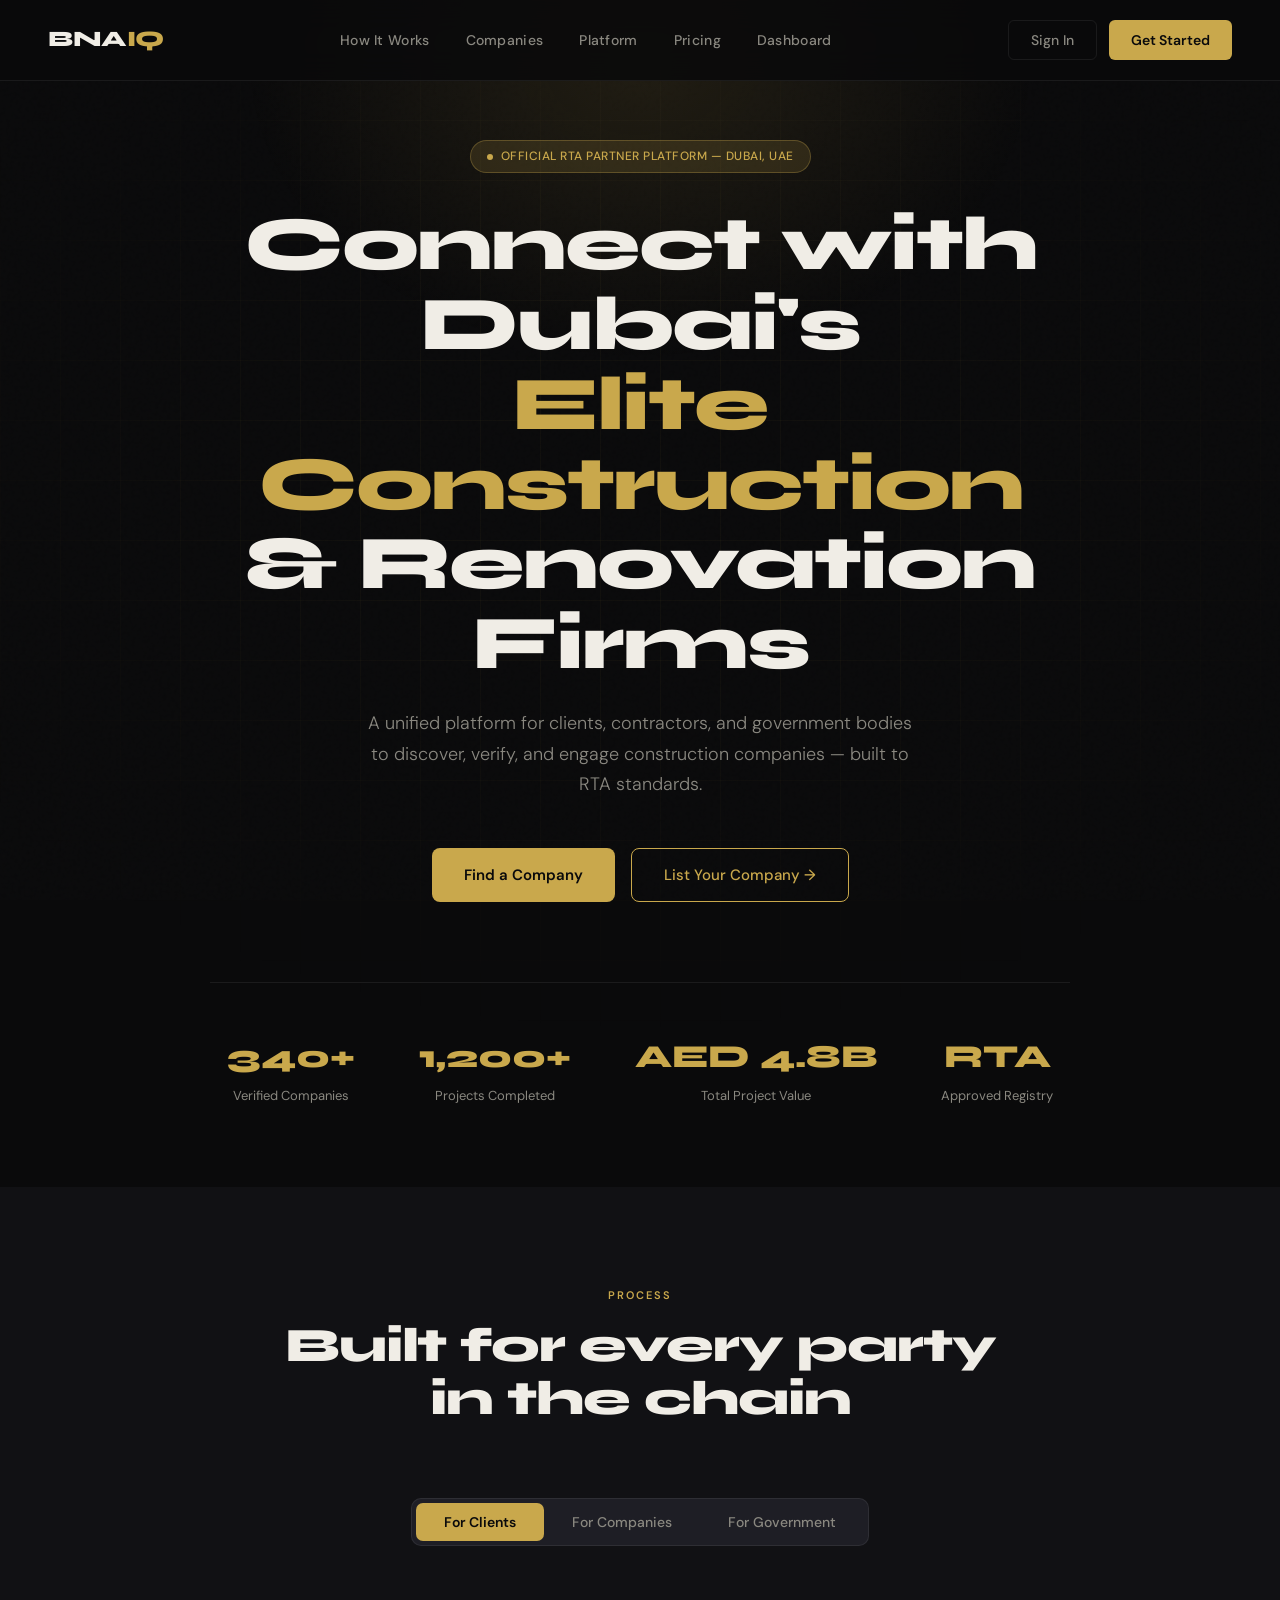
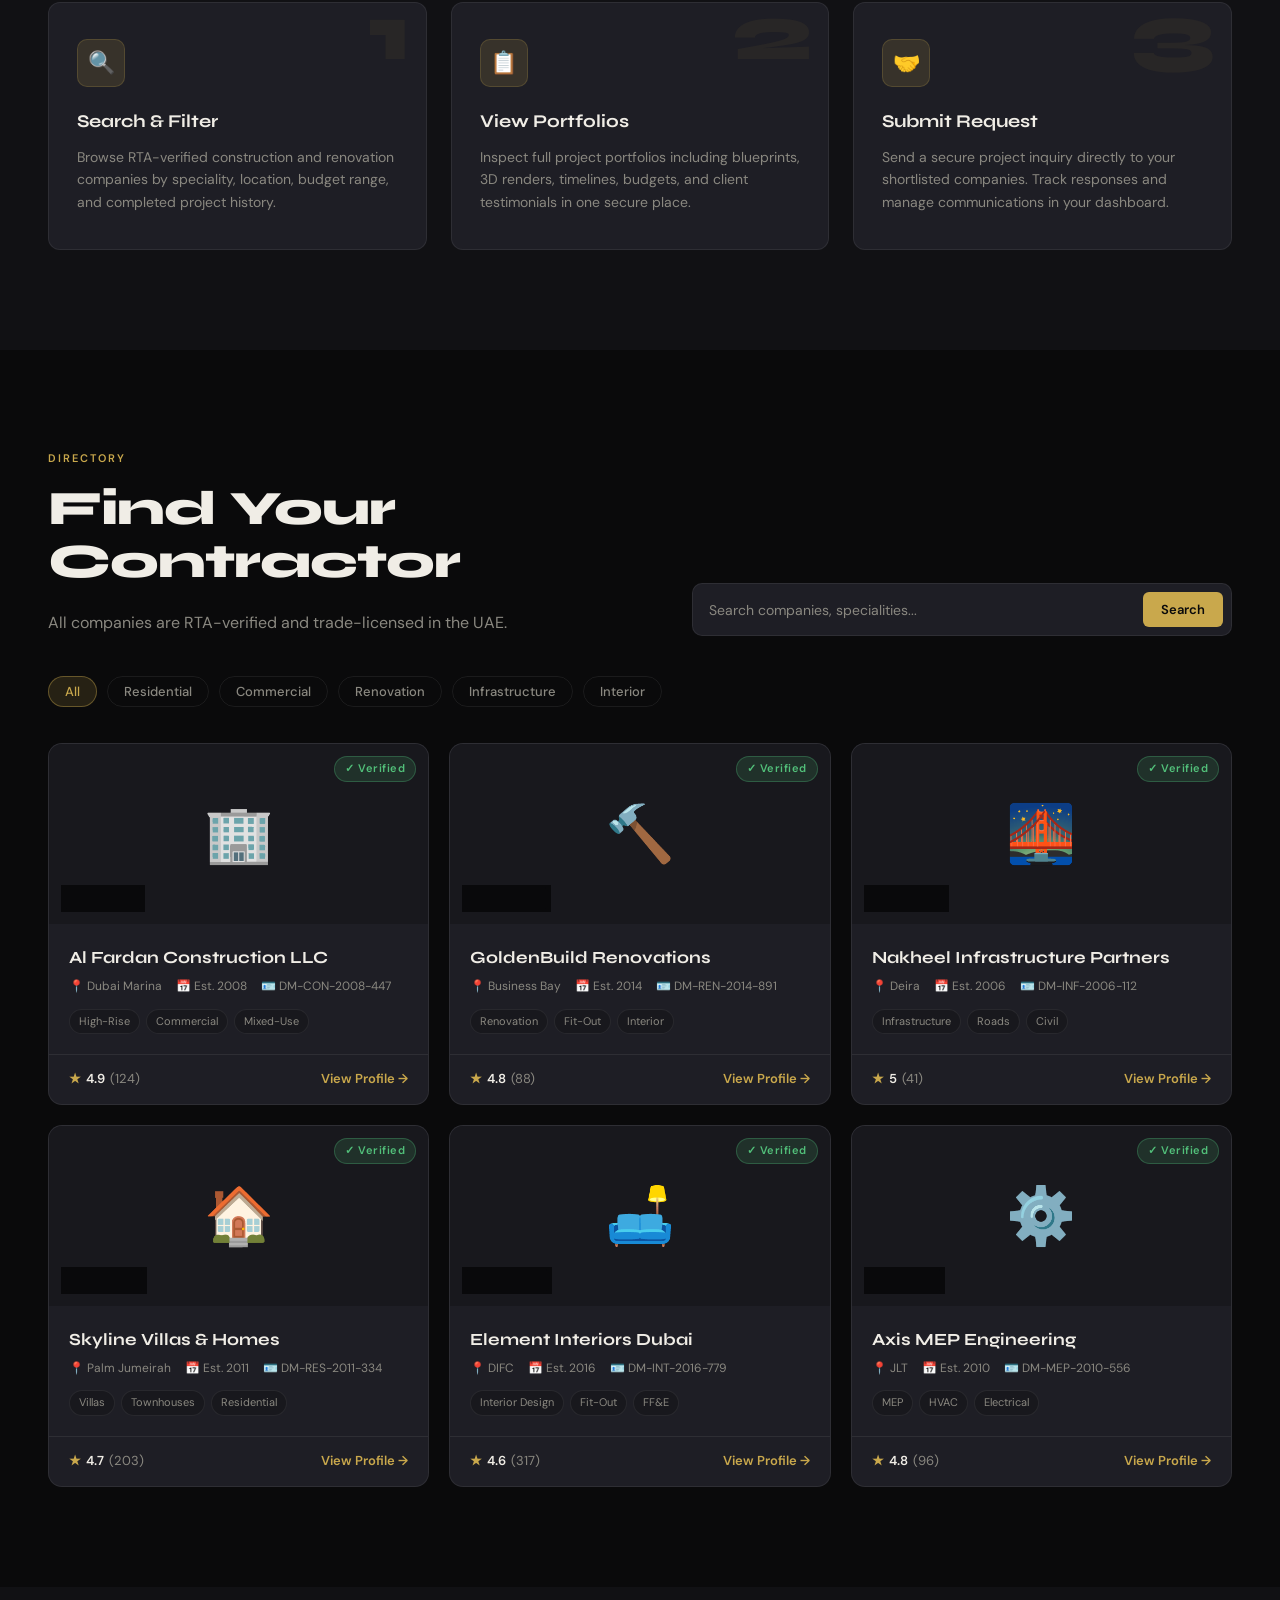
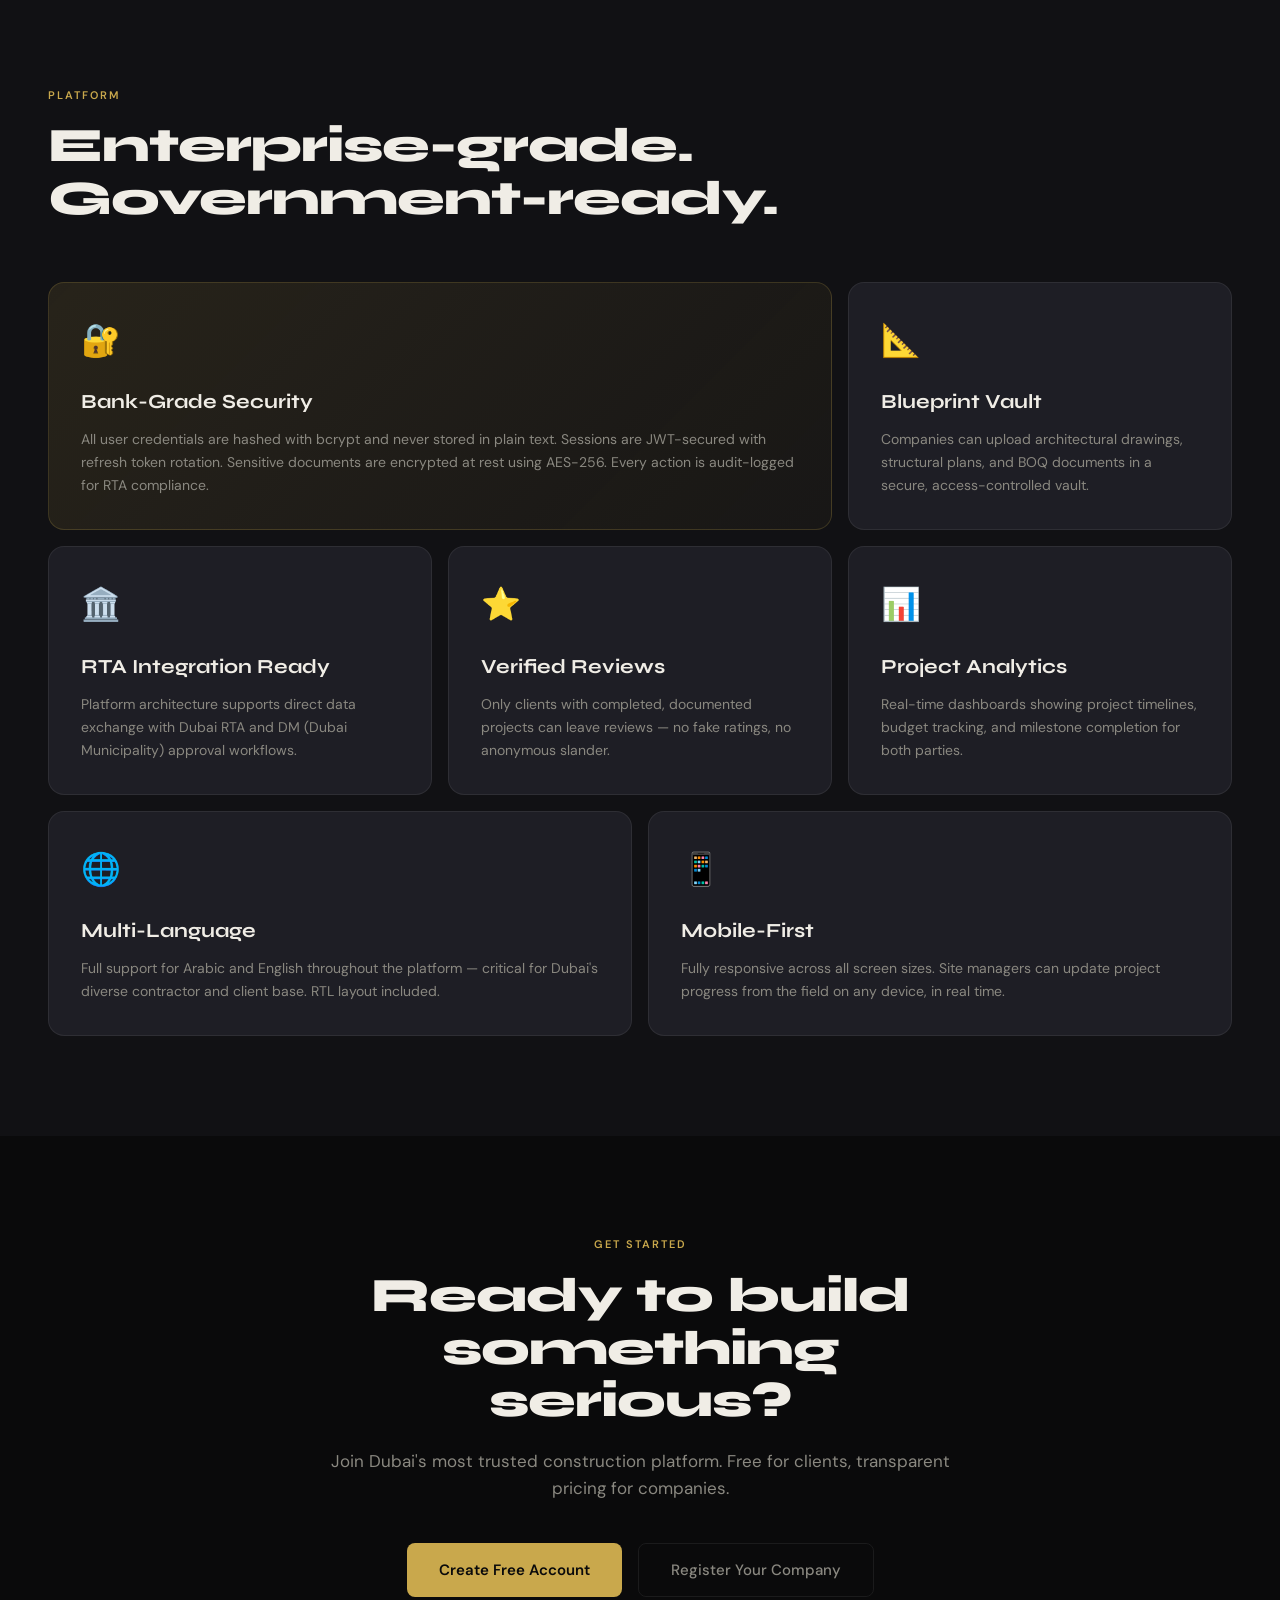
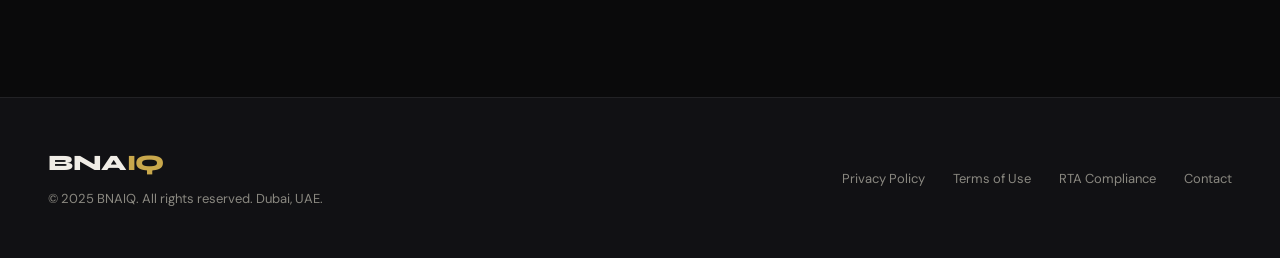
<file: index.html>
<!DOCTYPE html>
<html lang="en">
<head>
  <meta charset="UTF-8" />
  <meta name="viewport" content="width=device-width, initial-scale=1.0" />
  <title>BNAIQ — Build Network AI Qatar/UAE</title>
  <link rel="preconnect" href="https://fonts.googleapis.com">
  <link href="https://fonts.googleapis.com/css2?family=Syne:wght@400;600;700;800&family=DM+Sans:ital,wght@0,300;0,400;0,500;1,300&display=swap" rel="stylesheet">
  <style>
    :root {
      --gold: #C9A84C;
      --gold-light: #E8C97A;
      --gold-dim: rgba(201,168,76,0.15);
      --bg: #0A0A0B;
      --bg2: #111114;
      --bg3: #18181D;
      --surface: #1E1E25;
      --border: rgba(255,255,255,0.07);
      --text: #F0EDE6;
      --text-muted: #8A8880;
      --red: #E05252;
      --green: #52C07A;
    }

    *, *::before, *::after { box-sizing: border-box; margin: 0; padding: 0; }

    html { scroll-behavior: smooth; }

    body {
      background: var(--bg);
      color: var(--text);
      font-family: 'DM Sans', sans-serif;
      font-size: 16px;
      line-height: 1.6;
      overflow-x: hidden;
    }

    /* ── NOISE OVERLAY ── */
    body::before {
      content: '';
      position: fixed;
      inset: 0;
      background-image: url("data:image/svg+xml,%3Csvg viewBox='0 0 256 256' xmlns='http://www.w3.org/2000/svg'%3E%3Cfilter id='n'%3E%3CfeTurbulence type='fractalNoise' baseFrequency='0.9' numOctaves='4' stitchTiles='stitch'/%3E%3C/filter%3E%3Crect width='100%25' height='100%25' filter='url(%23n)' opacity='0.04'/%3E%3C/svg%3E");
      pointer-events: none;
      z-index: 0;
      opacity: 0.4;
    }

    /* ── NAV ── */
    nav {
      position: fixed;
      top: 0; left: 0; right: 0;
      z-index: 100;
      display: flex;
      align-items: center;
      justify-content: space-between;
      padding: 20px 48px;
      background: rgba(10,10,11,0.85);
      backdrop-filter: blur(16px);
      border-bottom: 1px solid var(--border);
    }

    .logo {
      font-family: 'Syne', sans-serif;
      font-weight: 800;
      font-size: 22px;
      letter-spacing: -0.5px;
      color: var(--text);
      text-decoration: none;
    }

    .logo span { color: var(--gold); }

    .nav-links {
      display: flex;
      align-items: center;
      gap: 36px;
      list-style: none;
    }

    .nav-links a {
      color: var(--text-muted);
      text-decoration: none;
      font-size: 14px;
      font-weight: 500;
      letter-spacing: 0.3px;
      transition: color 0.2s;
    }

    .nav-links a:hover { color: var(--text); }

    .nav-cta {
      display: flex;
      gap: 12px;
    }

    .btn {
      display: inline-flex;
      align-items: center;
      gap: 8px;
      padding: 10px 22px;
      border-radius: 6px;
      font-family: 'DM Sans', sans-serif;
      font-size: 14px;
      font-weight: 500;
      text-decoration: none;
      cursor: pointer;
      transition: all 0.2s;
      border: none;
    }

    .btn-ghost {
      background: transparent;
      border: 1px solid var(--border);
      color: var(--text-muted);
    }

    .btn-ghost:hover {
      border-color: rgba(255,255,255,0.2);
      color: var(--text);
    }

    .btn-gold {
      background: var(--gold);
      color: #0A0A0B;
      font-weight: 600;
    }

    .btn-gold:hover {
      background: var(--gold-light);
      transform: translateY(-1px);
      box-shadow: 0 8px 24px rgba(201,168,76,0.25);
    }

    .btn-outline-gold {
      background: transparent;
      border: 1px solid var(--gold);
      color: var(--gold);
    }

    .btn-outline-gold:hover {
      background: var(--gold-dim);
    }

    /* ── HERO ── */
    .hero {
      position: relative;
      min-height: 100vh;
      display: flex;
      align-items: center;
      justify-content: center;
      padding: 140px 48px 80px;
      overflow: hidden;
    }

    .hero-grid-bg {
      position: absolute;
      inset: 0;
      background-image:
        linear-gradient(rgba(201,168,76,0.04) 1px, transparent 1px),
        linear-gradient(90deg, rgba(201,168,76,0.04) 1px, transparent 1px);
      background-size: 60px 60px;
      mask-image: radial-gradient(ellipse 80% 60% at 50% 40%, black 30%, transparent 80%);
    }

    .hero-glow {
      position: absolute;
      top: -20%;
      left: 50%;
      transform: translateX(-50%);
      width: 800px;
      height: 600px;
      background: radial-gradient(ellipse, rgba(201,168,76,0.12) 0%, transparent 70%);
      pointer-events: none;
    }

    .hero-content {
      position: relative;
      text-align: center;
      max-width: 860px;
    }

    .hero-badge {
      display: inline-flex;
      align-items: center;
      gap: 8px;
      padding: 6px 16px;
      background: var(--gold-dim);
      border: 1px solid rgba(201,168,76,0.3);
      border-radius: 100px;
      font-size: 12px;
      font-weight: 500;
      color: var(--gold);
      letter-spacing: 0.5px;
      text-transform: uppercase;
      margin-bottom: 32px;
    }

    .hero-badge .dot {
      width: 6px; height: 6px;
      border-radius: 50%;
      background: var(--gold);
      animation: pulse 2s infinite;
    }

    @keyframes pulse {
      0%, 100% { opacity: 1; transform: scale(1); }
      50% { opacity: 0.5; transform: scale(0.8); }
    }

    h1 {
      font-family: 'Syne', sans-serif;
      font-size: clamp(40px, 6vw, 76px);
      font-weight: 800;
      line-height: 1.05;
      letter-spacing: -2px;
      margin-bottom: 24px;
    }

    h1 em {
      font-style: normal;
      color: var(--gold);
    }

    .hero-sub {
      font-size: 18px;
      color: var(--text-muted);
      max-width: 560px;
      margin: 0 auto 48px;
      line-height: 1.7;
      font-weight: 300;
    }

    .hero-actions {
      display: flex;
      gap: 16px;
      justify-content: center;
      flex-wrap: wrap;
    }

    .btn-lg {
      padding: 14px 32px;
      font-size: 15px;
      border-radius: 8px;
    }

    .hero-stats {
      display: flex;
      justify-content: center;
      gap: 64px;
      margin-top: 80px;
      padding-top: 48px;
      border-top: 1px solid var(--border);
    }

    .stat {
      text-align: center;
    }

    .stat-num {
      font-family: 'Syne', sans-serif;
      font-size: 32px;
      font-weight: 800;
      color: var(--gold);
    }

    .stat-label {
      font-size: 13px;
      color: var(--text-muted);
      margin-top: 4px;
    }

    /* ── SECTION SHARED ── */
    section {
      position: relative;
      padding: 100px 48px;
    }

    .section-label {
      font-size: 11px;
      font-weight: 600;
      text-transform: uppercase;
      letter-spacing: 2px;
      color: var(--gold);
      margin-bottom: 16px;
    }

    h2 {
      font-family: 'Syne', sans-serif;
      font-size: clamp(28px, 4vw, 48px);
      font-weight: 800;
      letter-spacing: -1px;
      line-height: 1.1;
      margin-bottom: 20px;
    }

    .section-desc {
      color: var(--text-muted);
      font-size: 16px;
      max-width: 480px;
      line-height: 1.7;
    }

    /* ── HOW IT WORKS ── */
    .how-it-works {
      background: var(--bg2);
    }

    .hiw-inner {
      max-width: 1200px;
      margin: 0 auto;
    }

    .hiw-header {
      text-align: center;
      margin-bottom: 72px;
    }

    .hiw-tabs {
      display: flex;
      justify-content: center;
      gap: 0;
      background: var(--surface);
      border: 1px solid var(--border);
      border-radius: 10px;
      padding: 4px;
      width: fit-content;
      margin: 0 auto 56px;
    }

    .hiw-tab {
      padding: 10px 28px;
      border-radius: 7px;
      font-size: 14px;
      font-weight: 500;
      cursor: pointer;
      transition: all 0.2s;
      color: var(--text-muted);
      border: none;
      background: none;
      font-family: 'DM Sans', sans-serif;
    }

    .hiw-tab.active {
      background: var(--gold);
      color: #0A0A0B;
      font-weight: 600;
    }

    .hiw-steps {
      display: none;
      grid-template-columns: repeat(3, 1fr);
      gap: 24px;
    }

    .hiw-steps.active { display: grid; }

    .step-card {
      background: var(--surface);
      border: 1px solid var(--border);
      border-radius: 12px;
      padding: 36px 28px;
      position: relative;
      overflow: hidden;
      transition: border-color 0.3s;
    }

    .step-card:hover {
      border-color: rgba(201,168,76,0.3);
    }

    .step-card::before {
      content: attr(data-num);
      position: absolute;
      top: -10px; right: 16px;
      font-family: 'Syne', sans-serif;
      font-size: 80px;
      font-weight: 800;
      color: rgba(201,168,76,0.06);
      line-height: 1;
      pointer-events: none;
    }

    .step-icon {
      width: 48px; height: 48px;
      background: var(--gold-dim);
      border: 1px solid rgba(201,168,76,0.2);
      border-radius: 10px;
      display: flex;
      align-items: center;
      justify-content: center;
      font-size: 22px;
      margin-bottom: 20px;
    }

    .step-card h3 {
      font-family: 'Syne', sans-serif;
      font-size: 18px;
      font-weight: 700;
      margin-bottom: 10px;
    }

    .step-card p {
      font-size: 14px;
      color: var(--text-muted);
      line-height: 1.6;
    }

    /* ── SEARCH SECTION ── */
    .search-section {
      max-width: 1200px;
      margin: 0 auto;
    }

    .search-header {
      display: flex;
      justify-content: space-between;
      align-items: flex-end;
      margin-bottom: 40px;
      gap: 24px;
    }

    .search-bar {
      display: flex;
      gap: 12px;
      background: var(--surface);
      border: 1px solid var(--border);
      border-radius: 10px;
      padding: 8px 8px 8px 16px;
      max-width: 540px;
      width: 100%;
      transition: border-color 0.2s;
    }

    .search-bar:focus-within {
      border-color: rgba(201,168,76,0.4);
    }

    .search-bar input {
      flex: 1;
      background: none;
      border: none;
      color: var(--text);
      font-family: 'DM Sans', sans-serif;
      font-size: 14px;
      outline: none;
    }

    .search-bar input::placeholder { color: var(--text-muted); }

    .filter-row {
      display: flex;
      gap: 10px;
      flex-wrap: wrap;
      margin-bottom: 36px;
    }

    .filter-chip {
      padding: 6px 16px;
      border-radius: 100px;
      font-size: 13px;
      font-weight: 500;
      cursor: pointer;
      transition: all 0.2s;
      border: 1px solid var(--border);
      color: var(--text-muted);
      background: none;
      font-family: 'DM Sans', sans-serif;
    }

    .filter-chip:hover, .filter-chip.active {
      background: var(--gold-dim);
      border-color: rgba(201,168,76,0.4);
      color: var(--gold);
    }

    .companies-grid {
      display: grid;
      grid-template-columns: repeat(auto-fill, minmax(340px, 1fr));
      gap: 20px;
    }

    .company-card {
      background: var(--surface);
      border: 1px solid var(--border);
      border-radius: 14px;
      overflow: hidden;
      transition: all 0.3s;
      cursor: pointer;
      text-decoration: none;
      color: inherit;
      display: block;
    }

    .company-card:hover {
      transform: translateY(-4px);
      border-color: rgba(201,168,76,0.3);
      box-shadow: 0 20px 40px rgba(0,0,0,0.4);
    }

    .company-card-thumb {
      height: 180px;
      background: var(--bg3);
      display: flex;
      align-items: center;
      justify-content: center;
      font-size: 48px;
      position: relative;
      overflow: hidden;
    }

    .company-card-thumb .verified-badge {
      position: absolute;
      top: 12px; right: 12px;
      background: rgba(82,192,122,0.15);
      border: 1px solid rgba(82,192,122,0.3);
      color: var(--green);
      font-size: 11px;
      font-weight: 600;
      padding: 3px 10px;
      border-radius: 100px;
      letter-spacing: 0.5px;
    }

    .company-card-thumb .proj-count {
      position: absolute;
      bottom: 12px; left: 12px;
      background: rgba(0,0,0,0.6);
      backdrop-filter: blur(8px);
      color: var(--text-muted);
      font-size: 12px;
      padding: 4px 10px;
      border-radius: 100px;
    }

    .company-card-body {
      padding: 20px;
    }

    .company-name {
      font-family: 'Syne', sans-serif;
      font-size: 17px;
      font-weight: 700;
      margin-bottom: 6px;
    }

    .company-meta {
      display: flex;
      gap: 14px;
      flex-wrap: wrap;
    }

    .company-tag {
      font-size: 12px;
      color: var(--text-muted);
      display: flex;
      align-items: center;
      gap: 4px;
    }

    .company-card-footer {
      padding: 14px 20px;
      border-top: 1px solid var(--border);
      display: flex;
      justify-content: space-between;
      align-items: center;
    }

    .rating {
      display: flex;
      align-items: center;
      gap: 5px;
      font-size: 13px;
      font-weight: 600;
    }

    .rating .star { color: var(--gold); }

    .specialties {
      display: flex;
      gap: 6px;
    }

    .spec-pill {
      font-size: 11px;
      background: var(--bg3);
      border: 1px solid var(--border);
      padding: 3px 9px;
      border-radius: 100px;
      color: var(--text-muted);
    }

    /* ── FEATURES BENTO ── */
    .features-section { background: var(--bg2); }

    .features-inner {
      max-width: 1200px;
      margin: 0 auto;
    }

    .bento-grid {
      display: grid;
      grid-template-columns: repeat(12, 1fr);
      grid-template-rows: auto;
      gap: 16px;
      margin-top: 56px;
    }

    .bento-card {
      background: var(--surface);
      border: 1px solid var(--border);
      border-radius: 16px;
      padding: 32px;
      transition: border-color 0.3s;
    }

    .bento-card:hover { border-color: rgba(201,168,76,0.25); }

    .bento-card.col-8 { grid-column: span 8; }
    .bento-card.col-4 { grid-column: span 4; }
    .bento-card.col-6 { grid-column: span 6; }
    .bento-card.col-4b { grid-column: span 4; }

    .bento-icon {
      font-size: 32px;
      margin-bottom: 20px;
    }

    .bento-card h3 {
      font-family: 'Syne', sans-serif;
      font-size: 20px;
      font-weight: 700;
      margin-bottom: 10px;
    }

    .bento-card p {
      font-size: 14px;
      color: var(--text-muted);
      line-height: 1.65;
    }

    .bento-highlight {
      background: linear-gradient(135deg, rgba(201,168,76,0.12), rgba(201,168,76,0.04));
      border-color: rgba(201,168,76,0.2);
    }

    /* ── CTA ── */
    .cta-section {
      text-align: center;
      padding: 100px 48px;
    }

    .cta-inner {
      max-width: 640px;
      margin: 0 auto;
    }

    .cta-section h2 { margin-bottom: 20px; }

    .cta-section p {
      color: var(--text-muted);
      margin-bottom: 40px;
      font-size: 17px;
    }

    .cta-buttons {
      display: flex;
      justify-content: center;
      gap: 16px;
      flex-wrap: wrap;
    }

    /* ── FOOTER ── */
    footer {
      background: var(--bg2);
      border-top: 1px solid var(--border);
      padding: 48px;
    }

    .footer-inner {
      max-width: 1200px;
      margin: 0 auto;
      display: flex;
      justify-content: space-between;
      align-items: center;
      flex-wrap: wrap;
      gap: 24px;
    }

    .footer-copy {
      font-size: 13px;
      color: var(--text-muted);
    }

    .footer-links {
      display: flex;
      gap: 28px;
      list-style: none;
    }

    .footer-links a {
      font-size: 13px;
      color: var(--text-muted);
      text-decoration: none;
      transition: color 0.2s;
    }

    .footer-links a:hover { color: var(--text); }

    /* ── MODAL ── */
    .modal-overlay {
      position: fixed;
      inset: 0;
      background: rgba(0,0,0,0.8);
      backdrop-filter: blur(8px);
      z-index: 1000;
      display: flex;
      align-items: center;
      justify-content: center;
      padding: 24px;
      opacity: 0;
      pointer-events: none;
      transition: opacity 0.25s;
    }

    .modal-overlay.open {
      opacity: 1;
      pointer-events: all;
    }

    .modal {
      background: var(--bg2);
      border: 1px solid var(--border);
      border-radius: 20px;
      width: 100%;
      max-width: 480px;
      padding: 40px;
      position: relative;
      transform: translateY(20px);
      transition: transform 0.25s;
    }

    .modal-overlay.open .modal {
      transform: translateY(0);
    }

    .modal-close {
      position: absolute;
      top: 20px; right: 20px;
      background: var(--surface);
      border: 1px solid var(--border);
      color: var(--text-muted);
      width: 32px; height: 32px;
      border-radius: 6px;
      cursor: pointer;
      font-size: 16px;
      display: flex;
      align-items: center;
      justify-content: center;
      transition: all 0.2s;
    }

    .modal-close:hover { color: var(--text); border-color: rgba(255,255,255,0.2); }

    .modal-tabs {
      display: flex;
      gap: 0;
      background: var(--surface);
      border: 1px solid var(--border);
      border-radius: 8px;
      padding: 3px;
      margin-bottom: 32px;
    }

    .modal-tab {
      flex: 1;
      padding: 9px;
      border-radius: 6px;
      font-size: 13px;
      font-weight: 500;
      cursor: pointer;
      transition: all 0.2s;
      color: var(--text-muted);
      border: none;
      background: none;
      font-family: 'DM Sans', sans-serif;
      text-align: center;
    }

    .modal-tab.active {
      background: var(--gold);
      color: #0A0A0B;
      font-weight: 600;
    }

    .modal h2 {
      font-size: 26px;
      letter-spacing: -0.5px;
      margin-bottom: 8px;
    }

    .modal-desc {
      font-size: 14px;
      color: var(--text-muted);
      margin-bottom: 28px;
    }

    .form-group {
      margin-bottom: 16px;
    }

    .form-group label {
      display: block;
      font-size: 12px;
      font-weight: 600;
      color: var(--text-muted);
      text-transform: uppercase;
      letter-spacing: 0.5px;
      margin-bottom: 7px;
    }

    .form-group input, .form-group select {
      width: 100%;
      background: var(--surface);
      border: 1px solid var(--border);
      border-radius: 8px;
      color: var(--text);
      font-family: 'DM Sans', sans-serif;
      font-size: 14px;
      padding: 11px 14px;
      outline: none;
      transition: border-color 0.2s;
    }

    .form-group input:focus, .form-group select:focus {
      border-color: rgba(201,168,76,0.5);
    }

    .form-group select option { background: var(--bg2); }

    .form-row {
      display: grid;
      grid-template-columns: 1fr 1fr;
      gap: 12px;
    }

    .form-submit {
      width: 100%;
      padding: 13px;
      margin-top: 8px;
      font-size: 15px;
    }

    .form-footer {
      text-align: center;
      font-size: 12px;
      color: var(--text-muted);
      margin-top: 16px;
    }

    .form-footer a { color: var(--gold); text-decoration: none; }

    .password-strength {
      height: 3px;
      border-radius: 100px;
      background: var(--surface);
      margin-top: 6px;
      overflow: hidden;
    }

    .password-strength-bar {
      height: 100%;
      border-radius: 100px;
      transition: all 0.3s;
      width: 0%;
    }

    .alert {
      padding: 10px 14px;
      border-radius: 8px;
      font-size: 13px;
      margin-bottom: 16px;
      display: none;
    }

    .alert-error {
      background: rgba(224,82,82,0.12);
      border: 1px solid rgba(224,82,82,0.3);
      color: var(--red);
    }

    .alert-success {
      background: rgba(82,192,122,0.12);
      border: 1px solid rgba(82,192,122,0.3);
      color: var(--green);
    }

    /* ── Utility ── */
    .max-w { max-width: 1200px; margin: 0 auto; }

    @media (max-width: 768px) {
      nav { padding: 16px 20px; }
      .nav-links { display: none; }
      section { padding: 64px 20px; }
      .hero { padding: 120px 20px 60px; }
      .hero-stats { gap: 32px; flex-wrap: wrap; }
      .hiw-steps { grid-template-columns: 1fr; }
      .bento-grid { grid-template-columns: 1fr; }
      .bento-card.col-8, .bento-card.col-4, .bento-card.col-6, .bento-card.col-4b { grid-column: span 1; }
      .search-header { flex-direction: column; align-items: flex-start; }
      footer { padding: 32px 20px; }
      .footer-inner { flex-direction: column; align-items: flex-start; }
    }
  </style>
</head>
<body>

<!-- NAV -->
<nav>
  <a href="index.html" class="logo">BNA<span>IQ</span></a>
  <ul class="nav-links">
    <li><a href="#how-it-works">How It Works</a></li>
    <li><a href="search.html">Companies</a></li>
    <li><a href="#features">Platform</a></li>
    <li><a href="pricing.html">Pricing</a></li>
    <li><a href="dashboard.html">Dashboard</a></li>
  </ul>
  <div class="nav-cta">
    <button class="btn btn-ghost" onclick="openModal('login')">Sign In</button>
    <button class="btn btn-gold" onclick="openModal('signup')">Get Started</button>
  </div>
</nav>

<!-- HERO -->
<section class="hero">
  <div class="hero-grid-bg"></div>
  <div class="hero-glow"></div>
  <div class="hero-content">
    <div class="hero-badge">
      <span class="dot"></span>
      Official RTA Partner Platform — Dubai, UAE
    </div>
    <h1>
      Connect with Dubai's<br><em>Elite Construction</em><br>& Renovation Firms
    </h1>
    <p class="hero-sub">
      A unified platform for clients, contractors, and government bodies to discover, verify, and engage construction companies — built to RTA standards.
    </p>
    <div class="hero-actions">
      <button class="btn btn-gold btn-lg" onclick="openModal('signup')">Find a Company</button>
      <a href="company-register.html" class="btn btn-outline-gold btn-lg">List Your Company →</a>
    </div>
    <div class="hero-stats">
      <div class="stat">
        <div class="stat-num">340+</div>
        <div class="stat-label">Verified Companies</div>
      </div>
      <div class="stat">
        <div class="stat-num">1,200+</div>
        <div class="stat-label">Projects Completed</div>
      </div>
      <div class="stat">
        <div class="stat-num">AED 4.8B</div>
        <div class="stat-label">Total Project Value</div>
      </div>
      <div class="stat">
        <div class="stat-num">RTA</div>
        <div class="stat-label">Approved Registry</div>
      </div>
    </div>
  </div>
</section>

<!-- HOW IT WORKS -->
<section class="how-it-works" id="how-it-works">
  <div class="hiw-inner">
    <div class="hiw-header">
      <div class="section-label">Process</div>
      <h2>Built for every party<br>in the chain</h2>
    </div>

    <div class="hiw-tabs">
      <button class="hiw-tab active" onclick="switchTab('client', this)">For Clients</button>
      <button class="hiw-tab" onclick="switchTab('company', this)">For Companies</button>
      <button class="hiw-tab" onclick="switchTab('gov', this)">For Government</button>
    </div>

    <div class="hiw-steps active" id="tab-client">
      <div class="step-card" data-num="1">
        <div class="step-icon">🔍</div>
        <h3>Search & Filter</h3>
        <p>Browse RTA-verified construction and renovation companies by speciality, location, budget range, and completed project history.</p>
      </div>
      <div class="step-card" data-num="2">
        <div class="step-icon">📋</div>
        <h3>View Portfolios</h3>
        <p>Inspect full project portfolios including blueprints, 3D renders, timelines, budgets, and client testimonials in one secure place.</p>
      </div>
      <div class="step-card" data-num="3">
        <div class="step-icon">🤝</div>
        <h3>Submit Request</h3>
        <p>Send a secure project inquiry directly to your shortlisted companies. Track responses and manage communications in your dashboard.</p>
      </div>
    </div>

    <div class="hiw-steps" id="tab-company">
      <div class="step-card" data-num="1">
        <div class="step-icon">🏗️</div>
        <h3>Register & Verify</h3>
        <p>Create your company profile, upload trade license, and get verified by our RTA-aligned compliance team within 48 hours.</p>
      </div>
      <div class="step-card" data-num="2">
        <div class="step-icon">📐</div>
        <h3>Showcase Projects</h3>
        <p>Upload blueprints, project photos, completion certificates, and detailed case studies to build your verified digital portfolio.</p>
      </div>
      <div class="step-card" data-num="3">
        <div class="step-icon">📈</div>
        <h3>Win More Contracts</h3>
        <p>Receive inbound project requests, manage leads in your dashboard, and grow your business through government-trusted visibility.</p>
      </div>
    </div>

    <div class="hiw-steps" id="tab-gov">
      <div class="step-card" data-num="1">
        <div class="step-icon">🏛️</div>
        <h3>Registry Oversight</h3>
        <p>Access a complete, auditable registry of all active construction companies in Dubai with real-time license and compliance status.</p>
      </div>
      <div class="step-card" data-num="2">
        <div class="step-icon">✅</div>
        <h3>Compliance Tracking</h3>
        <p>Monitor project documentation, safety certifications, and contractor qualifications to enforce Dubai construction standards.</p>
      </div>
      <div class="step-card" data-num="3">
        <div class="step-icon">📊</div>
        <h3>Market Analytics</h3>
        <p>Generate reports on construction activity, project volumes, and sector trends to inform urban planning and policy decisions.</p>
      </div>
    </div>
  </div>
</section>

<!-- COMPANY SEARCH -->
<section id="companies">
  <div class="search-section">
    <div class="search-header">
      <div>
        <div class="section-label">Directory</div>
        <h2>Find Your Contractor</h2>
        <p class="section-desc">All companies are RTA-verified and trade-licensed in the UAE.</p>
      </div>
      <div class="search-bar">
        <input type="text" placeholder="Search companies, specialities..." id="searchInput" oninput="filterCompanies()" />
        <button class="btn btn-gold" style="padding:9px 18px; font-size:13px;">Search</button>
      </div>
    </div>

    <div class="filter-row" id="filterRow">
      <button class="filter-chip active" onclick="setFilter('all', this)">All</button>
      <button class="filter-chip" onclick="setFilter('residential', this)">Residential</button>
      <button class="filter-chip" onclick="setFilter('commercial', this)">Commercial</button>
      <button class="filter-chip" onclick="setFilter('renovation', this)">Renovation</button>
      <button class="filter-chip" onclick="setFilter('infrastructure', this)">Infrastructure</button>
      <button class="filter-chip" onclick="setFilter('interior', this)">Interior</button>
    </div>

    <div class="companies-grid" id="companiesGrid">
      <!-- Injected by JS -->
    </div>
  </div>
</section>

<!-- FEATURES BENTO -->
<section class="features-section" id="features">
  <div class="features-inner">
    <div class="section-label">Platform</div>
    <h2>Enterprise-grade.<br>Government-ready.</h2>

    <div class="bento-grid">
      <div class="bento-card col-8 bento-highlight">
        <div class="bento-icon">🔐</div>
        <h3>Bank-Grade Security</h3>
        <p>All user credentials are hashed with bcrypt and never stored in plain text. Sessions are JWT-secured with refresh token rotation. Sensitive documents are encrypted at rest using AES-256. Every action is audit-logged for RTA compliance.</p>
      </div>
      <div class="bento-card col-4">
        <div class="bento-icon">📐</div>
        <h3>Blueprint Vault</h3>
        <p>Companies can upload architectural drawings, structural plans, and BOQ documents in a secure, access-controlled vault.</p>
      </div>
      <div class="bento-card col-4">
        <div class="bento-icon">🏛️</div>
        <h3>RTA Integration Ready</h3>
        <p>Platform architecture supports direct data exchange with Dubai RTA and DM (Dubai Municipality) approval workflows.</p>
      </div>
      <div class="bento-card col-4">
        <div class="bento-icon">⭐</div>
        <h3>Verified Reviews</h3>
        <p>Only clients with completed, documented projects can leave reviews — no fake ratings, no anonymous slander.</p>
      </div>
      <div class="bento-card col-4">
        <div class="bento-icon">📊</div>
        <h3>Project Analytics</h3>
        <p>Real-time dashboards showing project timelines, budget tracking, and milestone completion for both parties.</p>
      </div>
      <div class="bento-card col-6">
        <div class="bento-icon">🌐</div>
        <h3>Multi-Language</h3>
        <p>Full support for Arabic and English throughout the platform — critical for Dubai's diverse contractor and client base. RTL layout included.</p>
      </div>
      <div class="bento-card col-6">
        <div class="bento-icon">📱</div>
        <h3>Mobile-First</h3>
        <p>Fully responsive across all screen sizes. Site managers can update project progress from the field on any device, in real time.</p>
      </div>
    </div>
  </div>
</section>

<!-- CTA -->
<section class="cta-section">
  <div class="cta-inner">
    <div class="section-label">Get Started</div>
    <h2>Ready to build<br>something serious?</h2>
    <p>Join Dubai's most trusted construction platform. Free for clients, transparent pricing for companies.</p>
    <div class="cta-buttons">
      <button class="btn btn-gold btn-lg" onclick="openModal('signup')">Create Free Account</button>
      <a href="company-register.html" class="btn btn-ghost btn-lg">Register Your Company</a>
    </div>
  </div>
</section>

<!-- FOOTER -->
<footer>
  <div class="footer-inner">
    <div>
      <a href="index.html" class="logo" style="display:block; margin-bottom:8px;">BNA<span style="color:var(--gold)">IQ</span></a>
      <p class="footer-copy">© 2025 BNAIQ. All rights reserved. Dubai, UAE.</p>
    </div>
    <ul class="footer-links">
      <li><a href="#">Privacy Policy</a></li>
      <li><a href="#">Terms of Use</a></li>
      <li><a href="#">RTA Compliance</a></li>
      <li><a href="#">Contact</a></li>
    </ul>
  </div>
</footer>

<!-- AUTH MODAL -->
<div class="modal-overlay" id="authModal">
  <div class="modal">
    <button class="modal-close" onclick="closeModal()">✕</button>

    <div id="loginForm">
      <h2>Welcome back</h2>
      <p class="modal-desc">Sign in to your BNAIQ account</p>
      <div class="modal-tabs" style="margin-bottom:24px;">
        <button class="modal-tab active" onclick="switchAuthTab('login')">Sign In</button>
        <button class="modal-tab" onclick="switchAuthTab('signup')">Sign Up</button>
      </div>
      <div class="alert alert-error" id="loginError"></div>
      <div class="form-group">
        <label>Email Address</label>
        <input type="email" id="loginEmail" placeholder="you@company.com" />
      </div>
      <div class="form-group">
        <label>Password</label>
        <input type="password" id="loginPassword" placeholder="••••••••" />
      </div>
      <button class="btn btn-gold form-submit btn-lg" onclick="handleLogin()">Sign In</button>
      <p class="form-footer"><a href="#">Forgot password?</a></p>
    </div>

    <div id="signupForm" style="display:none;">
      <h2>Create account</h2>
      <p class="modal-desc">Join Dubai's construction registry</p>
      <div class="modal-tabs" style="margin-bottom:24px;">
        <button class="modal-tab" onclick="switchAuthTab('login')">Sign In</button>
        <button class="modal-tab active" onclick="switchAuthTab('signup')">Sign Up</button>
      </div>
      <div class="alert alert-error" id="signupError"></div>
      <div class="alert alert-success" id="signupSuccess"></div>
      <div class="form-group">
        <label>Account Type</label>
        <select id="accountType">
          <option value="client">Client (Looking to hire)</option>
          <option value="company">Company (Construction / Renovation)</option>
        </select>
      </div>
      <div class="form-row">
        <div class="form-group">
          <label>First Name</label>
          <input type="text" id="signupFirst" placeholder="Omar" />
        </div>
        <div class="form-group">
          <label>Last Name</label>
          <input type="text" id="signupLast" placeholder="Aliyev" />
        </div>
      </div>
      <div class="form-group">
        <label>Email Address</label>
        <input type="email" id="signupEmail" placeholder="you@company.com" />
      </div>
      <div class="form-group">
        <label>Password</label>
        <input type="password" id="signupPass" placeholder="Min. 8 characters" oninput="checkPasswordStrength(this.value)" />
        <div class="password-strength"><div class="password-strength-bar" id="strengthBar"></div></div>
      </div>
      <div class="form-group">
        <label>Confirm Password</label>
        <input type="password" id="signupPassConfirm" placeholder="••••••••" />
      </div>
      <button class="btn btn-gold form-submit btn-lg" onclick="handleSignup()">Create Account</button>
      <p class="form-footer">By signing up you agree to our <a href="#">Terms & Privacy Policy</a></p>
    </div>
  </div>
</div>

<script src="data.js"></script>
<script src="app.js"></script>
</body>
</html>
</file>
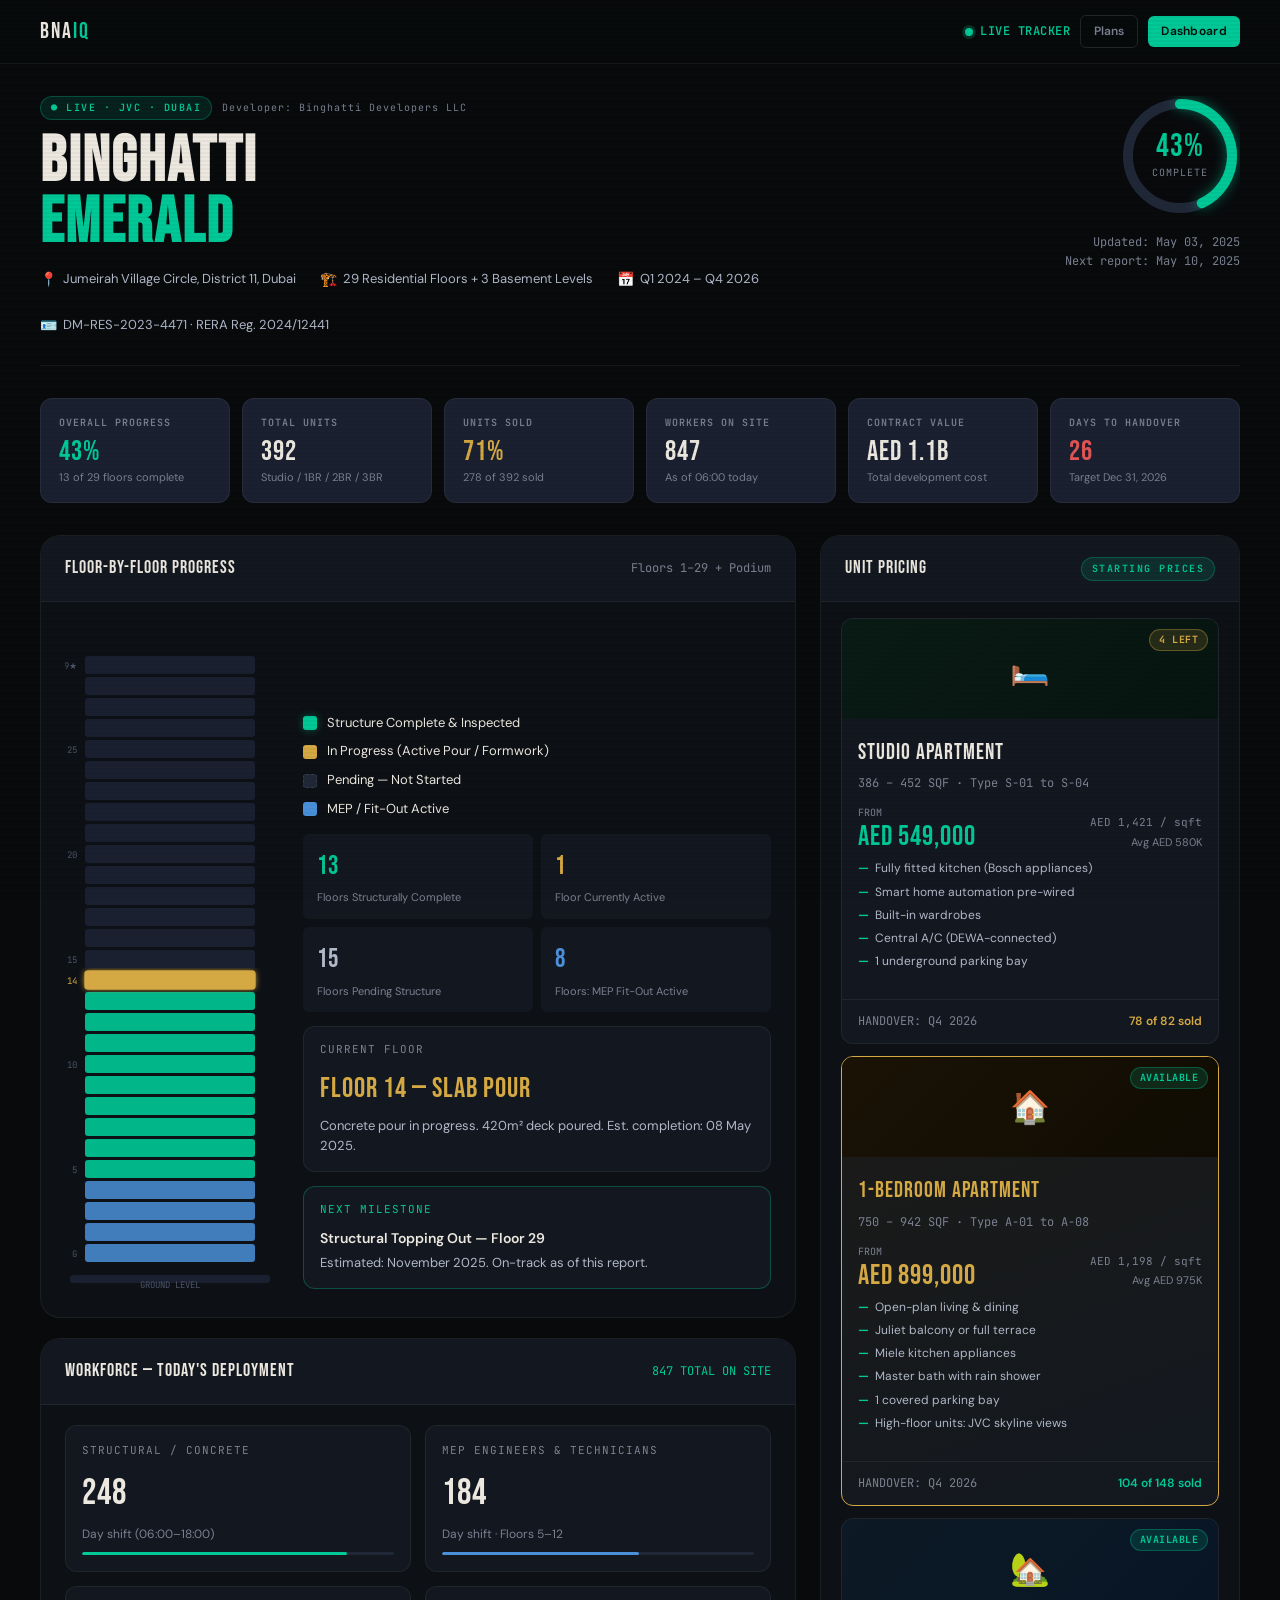
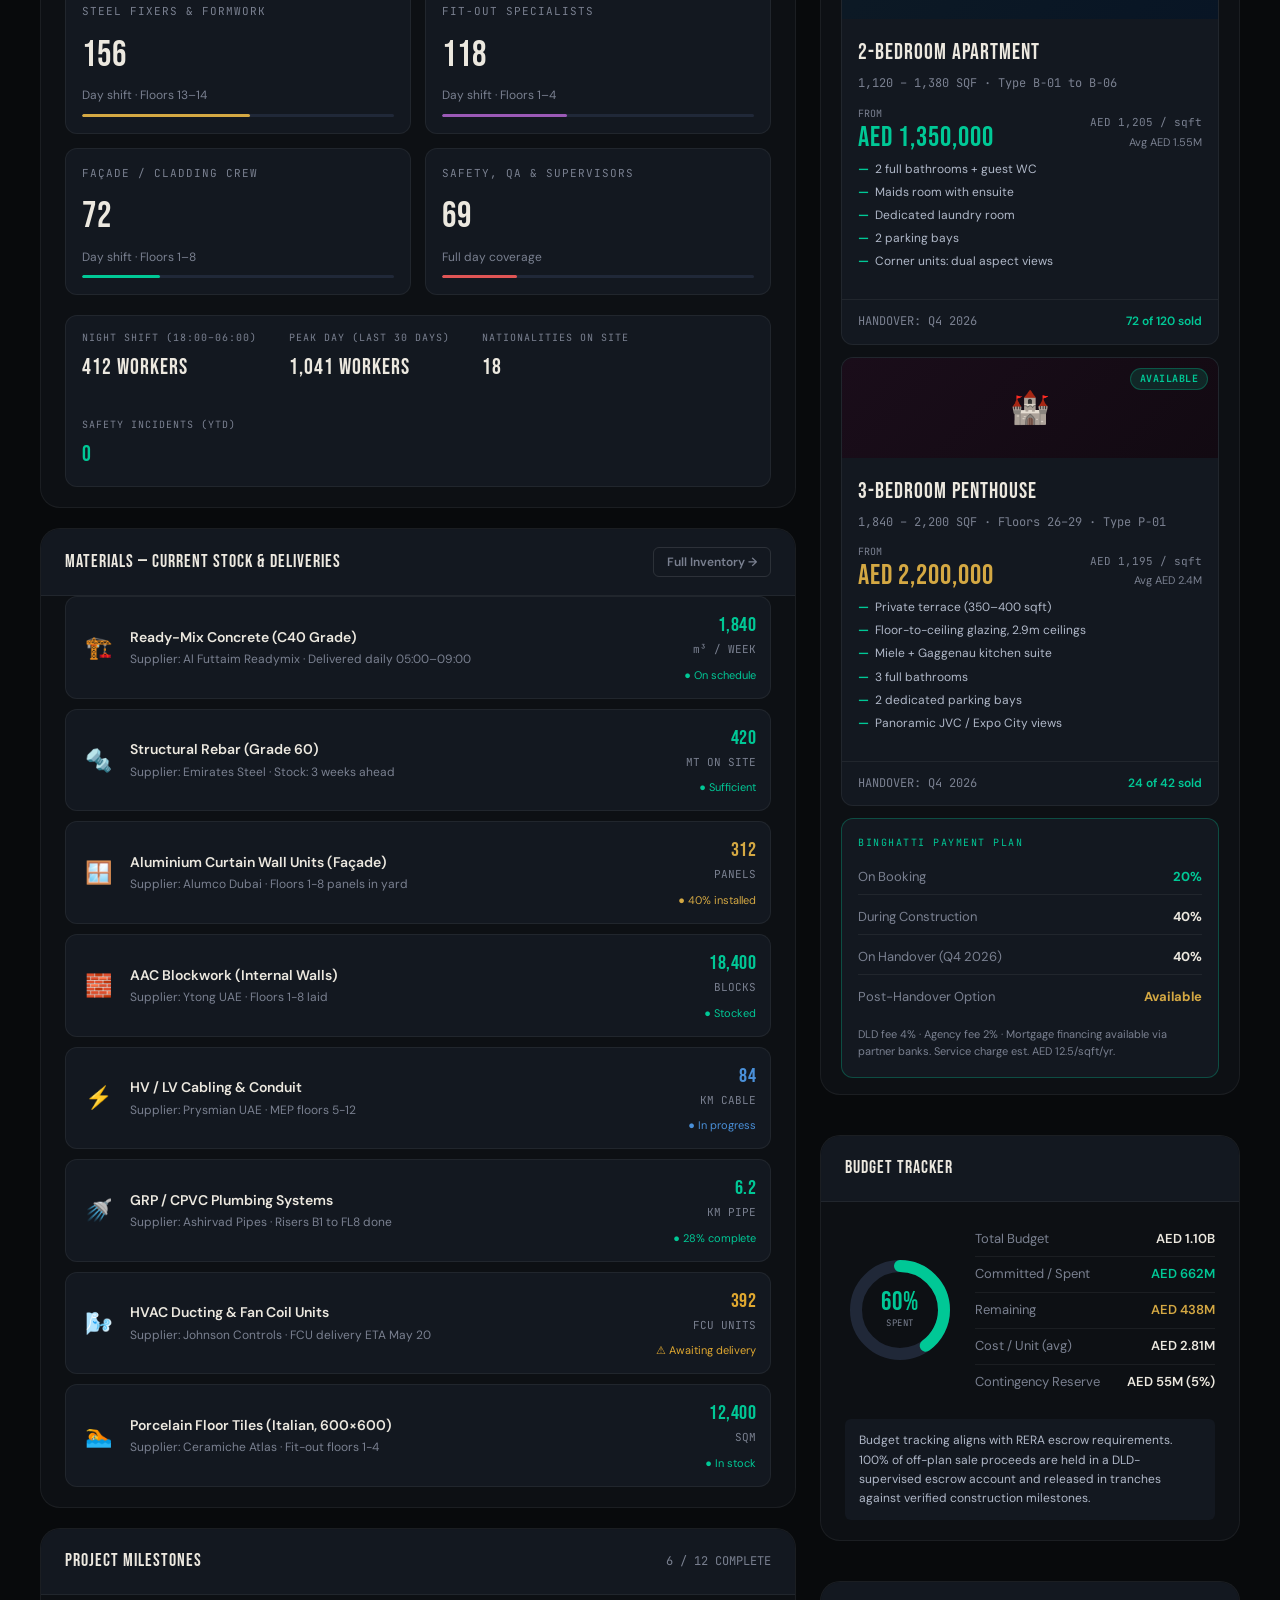
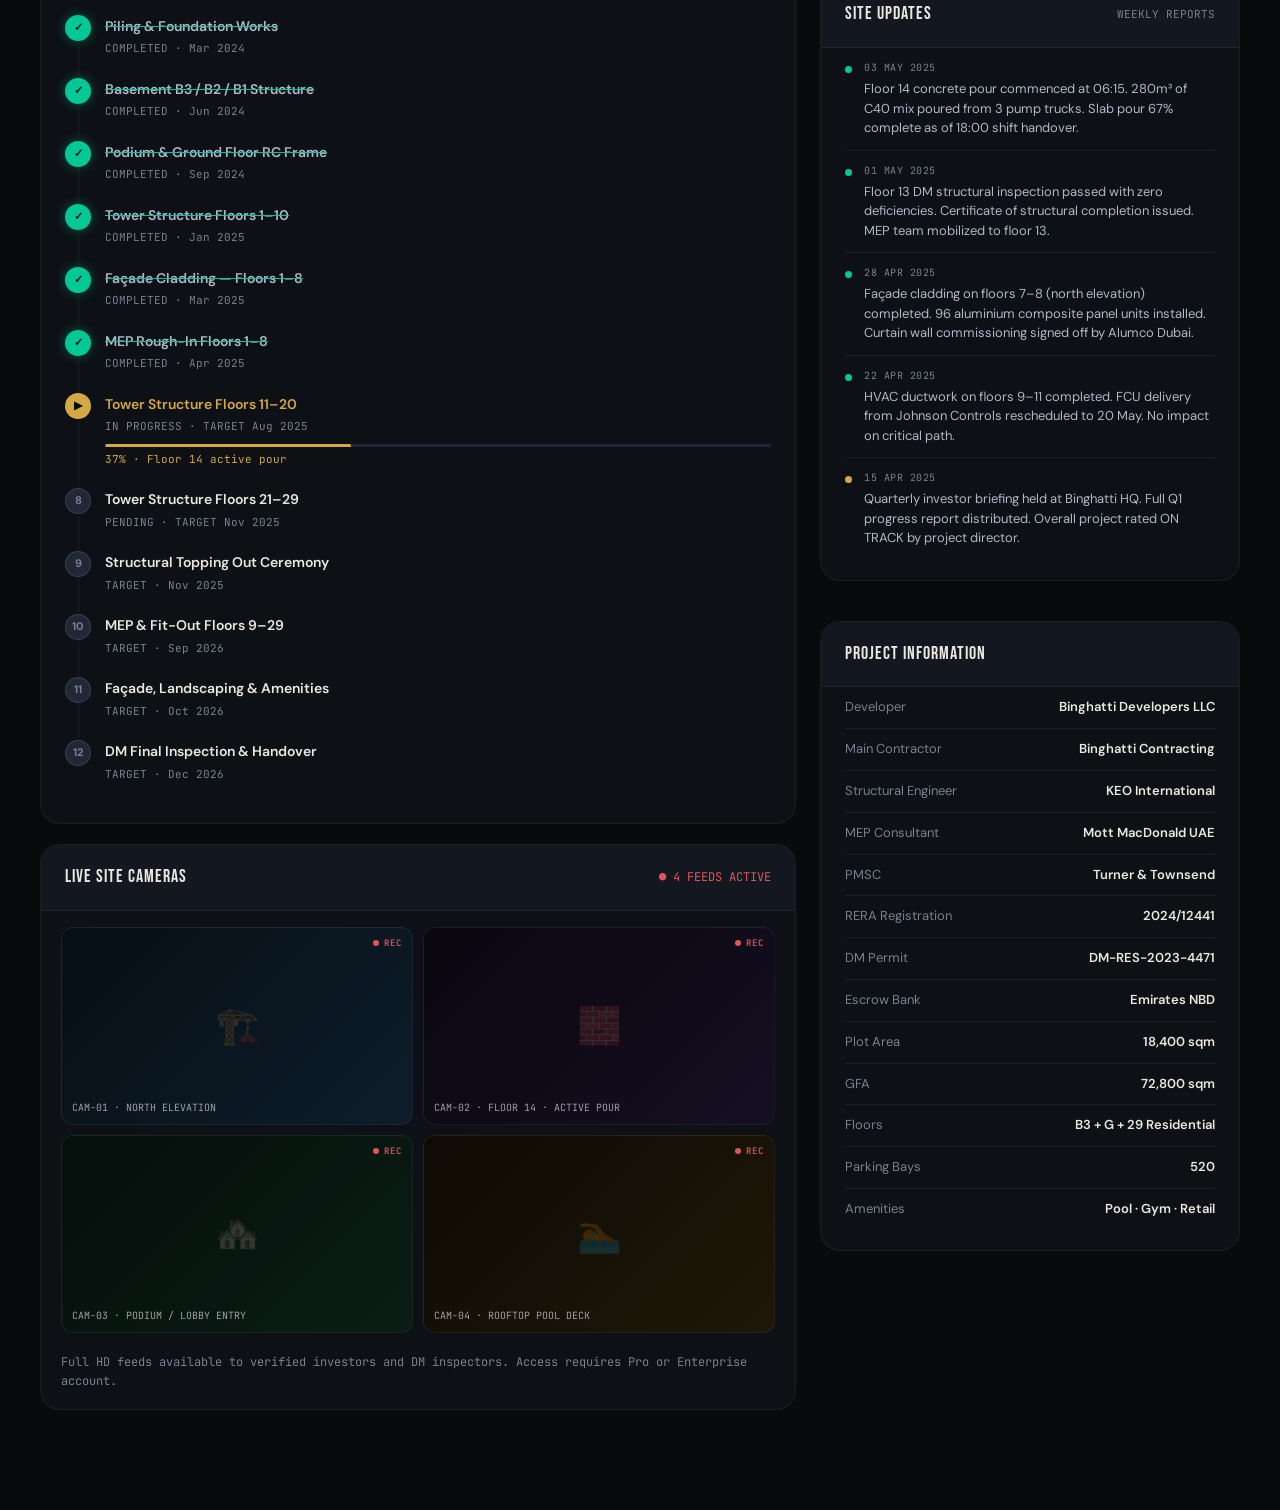
<file: binghattiemereld.html>
<!DOCTYPE html>
<html lang="en">
<head>
  <meta charset="UTF-8"/>
  <meta name="viewport" content="width=device-width, initial-scale=1.0"/>
  <title>Binghatti Emerald — Live Project Tracker</title>
  <link href="https://fonts.googleapis.com/css2?family=Bebas+Neue&family=DM+Sans:ital,wght@0,300;0,400;0,500;0,600;1,300&family=JetBrains+Mono:wght@400;600&display=swap" rel="stylesheet">
  <style>
    /* ─── DESIGN SYSTEM ─── */
    :root {
      --em: #00C896;        /* emerald */
      --em-dim: rgba(0,200,150,0.12);
      --em-border: rgba(0,200,150,0.3);
      --gold: #D4A843;
      --gold-dim: rgba(212,168,67,0.12);
      --bg:   #080A0C;
      --bg2:  #0D1014;
      --bg3:  #131820;
      --surf: #1A2030;
      --surf2:#202838;
      --border: rgba(255,255,255,0.06);
      --border2:rgba(255,255,255,0.11);
      --text:  #ECE8DF;
      --muted: #7A8090;
      --sub:   #B0B8C8;
      --red:   #E05555;
      --blue:  #4A90D9;
      --yellow:#E0A830;
      --r:6px; --r2:12px; --r3:20px;
    }
    *,*::before,*::after{box-sizing:border-box;margin:0;padding:0;}
    html{scroll-behavior:smooth;}
    body{background:var(--bg);color:var(--text);font-family:'DM Sans',sans-serif;font-size:15px;line-height:1.6;overflow-x:hidden;}
    ::-webkit-scrollbar{width:5px;height:5px;}
    ::-webkit-scrollbar-track{background:var(--bg2);}
    ::-webkit-scrollbar-thumb{background:var(--surf2);border-radius:10px;}
    ::selection{background:var(--em-dim);color:var(--em);}

    /* ─── SCANLINE / NOISE ATMOSPHERE ─── */
    body::after{
      content:'';position:fixed;inset:0;
      background:repeating-linear-gradient(0deg,transparent,transparent 2px,rgba(0,0,0,0.03) 2px,rgba(0,0,0,0.03) 4px);
      pointer-events:none;z-index:9999;
    }

    /* ─── NAV ─── */
    nav{
      position:sticky;top:0;z-index:100;
      display:flex;align-items:center;justify-content:space-between;
      padding:14px 40px;
      background:rgba(8,10,12,0.9);
      backdrop-filter:blur(20px);
      border-bottom:1px solid var(--border);
    }
    .nav-logo{
      font-family:'Bebas Neue',sans-serif;
      font-size:22px;letter-spacing:2px;
      color:var(--text);text-decoration:none;
    }
    .nav-logo span{color:var(--em);}
    .nav-right{display:flex;align-items:center;gap:10px;}
    .live-dot{
      display:flex;align-items:center;gap:7px;
      font-size:12px;font-weight:600;color:var(--em);
      font-family:'JetBrains Mono',monospace;
      letter-spacing:0.5px;
    }
    .live-dot::before{
      content:'';width:8px;height:8px;border-radius:50%;background:var(--em);
      box-shadow:0 0 0 3px rgba(0,200,150,0.2);
      animation:livePulse 1.5s infinite;
    }
    @keyframes livePulse{0%,100%{box-shadow:0 0 0 3px rgba(0,200,150,0.2);}50%{box-shadow:0 0 0 7px rgba(0,200,150,0.05);}}
    .btn{display:inline-flex;align-items:center;gap:6px;padding:8px 18px;border-radius:var(--r);font-family:'DM Sans',sans-serif;font-size:13px;font-weight:600;cursor:pointer;border:none;text-decoration:none;transition:all 0.2s;}
    .btn-em{background:var(--em);color:#040F0A;letter-spacing:0.3px;}
    .btn-em:hover{background:#00E0AA;box-shadow:0 4px 20px rgba(0,200,150,0.3);}
    .btn-ghost{background:none;border:1px solid var(--border2);color:var(--muted);}
    .btn-ghost:hover{border-color:var(--em-border);color:var(--em);}
    .btn-sm{padding:6px 13px;font-size:12px;}

    /* ─── PAGE ─── */
    .page{max-width:1360px;margin:0 auto;padding:32px 40px 80px;}

    /* ─── PROJECT HEADER ─── */
    .proj-header{
      display:grid;grid-template-columns:1fr auto;gap:24px;
      align-items:start;margin-bottom:32px;
      padding-bottom:28px;border-bottom:1px solid var(--border);
    }
    .proj-eyebrow{
      display:flex;align-items:center;gap:10px;margin-bottom:12px;
    }
    .eyebrow-tag{
      font-family:'JetBrains Mono',monospace;font-size:10px;font-weight:600;
      letter-spacing:1.5px;text-transform:uppercase;padding:3px 10px;
      border-radius:100px;background:var(--em-dim);border:1px solid var(--em-border);color:var(--em);
    }
    .dev-tag{
      font-family:'JetBrains Mono',monospace;font-size:10px;
      letter-spacing:1px;color:var(--muted);
    }
    h1.proj-title{
      font-family:'Bebas Neue',sans-serif;
      font-size:clamp(42px,5vw,72px);
      letter-spacing:2px;line-height:0.95;
      color:var(--text);margin-bottom:14px;
    }
    h1.proj-title span{color:var(--em);}
    .proj-meta-row{display:flex;gap:24px;flex-wrap:wrap;}
    .meta-chip{
      display:flex;align-items:center;gap:6px;font-size:13px;color:var(--sub);
    }
    .meta-chip .icon{font-size:14px;}

    .proj-header-right{text-align:right;}
    .completion-ring{display:inline-block;position:relative;width:120px;height:120px;}
    .completion-ring svg{transform:rotate(-90deg);}
    .ring-track{fill:none;stroke:var(--surf2);stroke-width:10;}
    .ring-prog{
      fill:none;stroke:var(--em);stroke-width:10;stroke-linecap:round;
      stroke-dasharray:327.1;
      stroke-dashoffset:186.4; /* 100 - 43% = 57% of 327 */
      filter:drop-shadow(0 0 6px rgba(0,200,150,0.5));
      transition:stroke-dashoffset 1.5s cubic-bezier(0.4,0,0.2,1);
    }
    .ring-text{position:absolute;top:50%;left:50%;transform:translate(-50%,-50%);text-align:center;}
    .ring-pct{font-family:'Bebas Neue',sans-serif;font-size:32px;letter-spacing:1px;color:var(--em);line-height:1;}
    .ring-lbl{font-size:10px;color:var(--muted);font-family:'JetBrains Mono',monospace;letter-spacing:1px;margin-top:2px;}
    .proj-header-right p{font-size:12px;color:var(--muted);margin-top:10px;font-family:'JetBrains Mono',monospace;}

    /* ─── KPI STRIP ─── */
    .kpi-strip{
      display:grid;grid-template-columns:repeat(6,1fr);gap:12px;
      margin-bottom:32px;
    }
    .kpi{
      background:var(--surf);border:1px solid var(--border);
      border-radius:var(--r2);padding:16px 18px;
      transition:border-color 0.2s,transform 0.2s;
    }
    .kpi:hover{border-color:var(--em-border);transform:translateY(-2px);}
    .kpi-label{font-size:10px;font-weight:600;text-transform:uppercase;letter-spacing:1px;color:var(--muted);margin-bottom:7px;font-family:'JetBrains Mono',monospace;}
    .kpi-val{font-family:'Bebas Neue',sans-serif;font-size:28px;letter-spacing:1px;line-height:1;}
    .kpi-sub{font-size:11px;color:var(--muted);margin-top:3px;}
    .kpi.em .kpi-val{color:var(--em);}
    .kpi.gold .kpi-val{color:var(--gold);}
    .kpi.red .kpi-val{color:var(--red);}

    /* ─── MAIN BODY GRID ─── */
    .body-grid{display:grid;grid-template-columns:1fr 420px;gap:24px;}

    /* ─── SECTION WRAPPER ─── */
    .section{
      background:var(--bg2);border:1px solid var(--border);
      border-radius:var(--r3);overflow:hidden;
      margin-bottom:20px;
    }
    .section-head{
      display:flex;justify-content:space-between;align-items:center;
      padding:18px 24px;border-bottom:1px solid var(--border);
      background:var(--bg3);
    }
    .section-title{
      font-family:'Bebas Neue',sans-serif;font-size:18px;letter-spacing:1px;color:var(--text);
    }
    .section-body{padding:24px;}

    /* ─── BUILDING SVG WRAPPER ─── */
    .building-wrap{
      display:flex;gap:28px;align-items:flex-end;
      padding:28px 24px;
    }
    .building-svg-col{flex-shrink:0;}
    .building-info-col{flex:1;display:flex;flex-direction:column;gap:14px;}

    /* Building SVG */
    .bld-svg { display:block; }
    .bld-floor { transition:fill 0.3s; cursor:pointer; }
    .bld-floor:hover { opacity:0.85; }
    .bld-tooltip{
      position:absolute;
      background:var(--surf2);border:1px solid var(--em-border);
      color:var(--text);font-size:12px;padding:8px 12px;
      border-radius:var(--r);pointer-events:none;
      white-space:nowrap;z-index:50;display:none;
      font-family:'JetBrains Mono',monospace;
      box-shadow:0 8px 24px rgba(0,0,0,0.5);
    }

    /* Floor legend */
    .floor-legend{display:flex;flex-direction:column;gap:8px;}
    .legend-row{display:flex;align-items:center;gap:10px;font-size:13px;}
    .leg-swatch{width:14px;height:14px;border-radius:3px;flex-shrink:0;}

    /* Floor progress stats */
    .floor-stat-grid{display:grid;grid-template-columns:1fr 1fr;gap:8px;}
    .floor-stat{
      background:var(--bg3);border-radius:var(--r);
      padding:12px 14px;
    }
    .floor-stat-num{
      font-family:'Bebas Neue',sans-serif;font-size:26px;letter-spacing:1px;
    }
    .floor-stat-lbl{font-size:11px;color:var(--muted);margin-top:2px;}

    /* ─── WORKERS & MATERIALS PANEL ─── */
    .workers-grid{display:grid;grid-template-columns:1fr 1fr;gap:14px;padding:20px 24px;}
    .worker-card{
      background:var(--bg3);border-radius:var(--r2);padding:16px;
      border:1px solid var(--border);
      transition:border-color 0.2s;
    }
    .worker-card:hover{border-color:var(--em-border);}
    .worker-role{font-size:11px;text-transform:uppercase;letter-spacing:1px;color:var(--muted);font-family:'JetBrains Mono',monospace;margin-bottom:6px;}
    .worker-count{font-family:'Bebas Neue',sans-serif;font-size:36px;letter-spacing:1px;color:var(--text);}
    .worker-shift{font-size:12px;color:var(--muted);margin-top:2px;}
    .worker-bar-wrap{margin-top:8px;height:3px;border-radius:100px;background:var(--surf2);overflow:hidden;}
    .worker-bar{height:100%;border-radius:100px;background:var(--em);}

    .materials-list{padding:0 24px 20px;display:flex;flex-direction:column;gap:10px;}
    .mat-row{
      display:flex;align-items:center;gap:14px;
      padding:12px 14px;background:var(--bg3);border-radius:var(--r2);
      border:1px solid var(--border);
    }
    .mat-icon{font-size:22px;width:36px;text-align:center;flex-shrink:0;}
    .mat-info{flex:1;}
    .mat-name{font-size:14px;font-weight:600;margin-bottom:2px;}
    .mat-detail{font-size:12px;color:var(--muted);}
    .mat-right{text-align:right;flex-shrink:0;}
    .mat-qty{font-family:'Bebas Neue',sans-serif;font-size:20px;letter-spacing:0.5px;}
    .mat-unit{font-size:11px;color:var(--muted);font-family:'JetBrains Mono',monospace;}
    .mat-status{margin-top:3px;}

    /* ─── UNIT PRICING ─── */
    .units-grid{display:grid;grid-template-columns:repeat(auto-fill,minmax(300px,1fr));gap:16px;padding:20px 24px;}
    .unit-card{
      background:var(--bg3);border-radius:var(--r2);
      border:1px solid var(--border);overflow:hidden;
      transition:all 0.25s;cursor:pointer;
    }
    .unit-card:hover{border-color:var(--em-border);transform:translateY(-3px);box-shadow:0 12px 32px rgba(0,0,0,0.4);}
    .unit-card.featured{border-color:var(--gold);background:linear-gradient(160deg,rgba(212,168,67,0.07),var(--bg3));}
    .unit-thumb{
      height:100px;
      display:flex;align-items:center;justify-content:center;
      font-size:40px;position:relative;
      overflow:hidden;
    }
    .unit-avail{
      position:absolute;top:10px;right:10px;
      font-size:10px;font-weight:700;padding:2px 9px;
      border-radius:100px;font-family:'JetBrains Mono',monospace;
      letter-spacing:0.5px;
    }
    .avail-yes{background:rgba(0,200,150,0.15);border:1px solid var(--em-border);color:var(--em);}
    .avail-ltd{background:rgba(212,168,67,0.15);border:1px solid rgba(212,168,67,0.35);color:var(--gold);}
    .avail-sold{background:rgba(224,85,85,0.12);border:1px solid rgba(224,85,85,0.3);color:var(--red);}
    .unit-body{padding:16px;}
    .unit-type{
      font-family:'Bebas Neue',sans-serif;font-size:22px;letter-spacing:1px;
      margin-bottom:4px;
    }
    .unit-size{font-size:12px;color:var(--muted);margin-bottom:12px;font-family:'JetBrains Mono',monospace;}
    .unit-price-row{display:flex;justify-content:space-between;align-items:flex-end;margin-bottom:8px;}
    .unit-price{
      font-family:'Bebas Neue',sans-serif;font-size:28px;letter-spacing:1px;
      color:var(--em);line-height:1;
    }
    .unit-psf{font-size:11px;color:var(--muted);font-family:'JetBrains Mono',monospace;}
    .unit-features{display:flex;flex-direction:column;gap:4px;margin-bottom:12px;}
    .unit-feat{font-size:12px;color:var(--sub);display:flex;align-items:center;gap:6px;}
    .unit-feat::before{content:'—';color:var(--em);font-weight:700;}
    .unit-footer{
      padding:12px 16px;border-top:1px solid var(--border);
      display:flex;justify-content:space-between;align-items:center;
    }
    .unit-handover{font-size:12px;color:var(--muted);font-family:'JetBrains Mono',monospace;}
    .unit-sold-count{font-size:12px;font-weight:600;}

    /* ─── MILESTONES ─── */
    .ms-timeline{padding:20px 24px;display:flex;flex-direction:column;gap:0;}
    .ms-item{display:flex;gap:14px;padding-bottom:0;}
    .ms-connector{display:flex;flex-direction:column;align-items:center;gap:0;flex-shrink:0;}
    .ms-dot{
      width:26px;height:26px;border-radius:50%;
      display:flex;align-items:center;justify-content:center;
      font-size:11px;font-weight:700;flex-shrink:0;z-index:1;
    }
    .ms-dot.done{background:var(--em);color:#040F0A;box-shadow:0 0 12px rgba(0,200,150,0.4);}
    .ms-dot.active{background:var(--gold);color:#040F0A;animation:livePulse2 2s infinite;}
    .ms-dot.pending{background:var(--surf2);border:1px solid var(--border2);color:var(--muted);}
    @keyframes livePulse2{0%,100%{box-shadow:0 0 0 3px rgba(212,168,67,0.2);}50%{box-shadow:0 0 0 8px rgba(212,168,67,0.05);}}
    .ms-line{flex:1;width:1px;background:var(--border);margin:2px 0;min-height:24px;}
    .ms-body{flex:1;padding-bottom:20px;}
    .ms-name{font-size:14px;font-weight:600;margin-bottom:3px;}
    .ms-name.done{color:var(--sub);text-decoration:line-through;text-decoration-color:var(--em);}
    .ms-name.active{color:var(--gold);}
    .ms-date{font-size:11px;color:var(--muted);font-family:'JetBrains Mono',monospace;}
    .ms-prog{margin-top:8px;}
    .ms-prog-bar{height:3px;border-radius:100px;background:var(--surf2);overflow:hidden;margin-bottom:4px;}
    .ms-prog-fill{height:100%;border-radius:100px;background:var(--gold);}
    .ms-prog-label{font-size:11px;color:var(--gold);font-family:'JetBrains Mono',monospace;}

    /* ─── SIDEBAR ─── */
    .side-col{display:flex;flex-direction:column;gap:20px;}

    /* Budget donut */
    .budget-donut-wrap{
      display:flex;align-items:center;gap:20px;
      padding:20px 24px;
    }
    .donut-container{position:relative;width:110px;height:110px;flex-shrink:0;}
    .donut-container svg{transform:rotate(-90deg);}
    .donut-track{fill:none;stroke:var(--surf2);stroke-width:12;}
    .donut-fill{fill:none;stroke-width:12;stroke-linecap:round;transition:stroke-dashoffset 1.5s ease;}
    .donut-center{position:absolute;top:50%;left:50%;transform:translate(-50%,-50%);text-align:center;}
    .donut-pct{font-family:'Bebas Neue',sans-serif;font-size:26px;letter-spacing:1px;line-height:1;}
    .donut-sub{font-size:9px;color:var(--muted);font-family:'JetBrains Mono',monospace;letter-spacing:0.5px;}
    .budget-details{flex:1;}
    .bud-row{display:flex;justify-content:space-between;padding:7px 0;border-bottom:1px solid var(--border);font-size:13px;}
    .bud-row:last-child{border-bottom:none;}
    .bud-lbl{color:var(--muted);}
    .bud-val{font-weight:600;}

    /* Updates */
    .upd-list{padding:0 24px 20px;display:flex;flex-direction:column;}
    .upd-item{display:flex;gap:12px;padding:12px 0;border-bottom:1px solid var(--border);}
    .upd-item:last-child{border-bottom:none;}
    .upd-dot{width:7px;height:7px;border-radius:50%;background:var(--em);flex-shrink:0;margin-top:6px;}
    .upd-date{font-size:10px;font-family:'JetBrains Mono',monospace;color:var(--muted);margin-bottom:3px;letter-spacing:0.5px;}
    .upd-text{font-size:13px;color:var(--sub);line-height:1.5;}

    /* Info rows */
    .info-rows{padding:0 24px 20px;}
    .info-row{display:flex;justify-content:space-between;align-items:center;padding:10px 0;border-bottom:1px solid var(--border);font-size:13px;}
    .info-row:last-child{border-bottom:none;}
    .info-lbl{color:var(--muted);}
    .info-val{font-weight:600;text-align:right;}

    /* ─── SITE CAM MOCKUP ─── */
    .cam-grid{display:grid;grid-template-columns:1fr 1fr;gap:10px;padding:16px 20px 20px;}
    .cam-feed{
      background:var(--bg3);border-radius:var(--r2);
      border:1px solid var(--border);overflow:hidden;position:relative;
      aspect-ratio:16/9;
      display:flex;align-items:center;justify-content:center;
    }
    .cam-overlay{
      position:absolute;inset:0;
      background:linear-gradient(135deg,rgba(0,0,0,0.3),transparent);
    }
    .cam-label{
      position:absolute;bottom:8px;left:10px;
      font-size:10px;font-family:'JetBrains Mono',monospace;color:rgba(255,255,255,0.6);
    }
    .cam-rec{
      position:absolute;top:8px;right:10px;
      display:flex;align-items:center;gap:5px;
      font-size:9px;font-family:'JetBrains Mono',monospace;color:var(--red);font-weight:600;
      letter-spacing:1px;
    }
    .cam-rec::before{content:'';width:6px;height:6px;border-radius:50%;background:var(--red);animation:livePulse 1s infinite;}
    .cam-emoji{font-size:36px;opacity:0.2;}

    /* ─── RESPONSIVE ─── */
    @media(max-width:1100px){
      .body-grid{grid-template-columns:1fr;}
      .kpi-strip{grid-template-columns:repeat(3,1fr);}
    }
    @media(max-width:700px){
      .page{padding:20px 16px 60px;}
      nav{padding:12px 18px;}
      .proj-header{grid-template-columns:1fr;}
      .kpi-strip{grid-template-columns:repeat(2,1fr);}
      .units-grid{grid-template-columns:1fr;}
      .building-wrap{flex-direction:column;align-items:center;}
      .workers-grid{grid-template-columns:1fr;}
    }
  </style>
</head>
<body>

<!-- NAV -->
<nav>
  <a href="index.html" class="nav-logo">BNA<span>IQ</span></a>
  <div class="nav-right">
    <div class="live-dot">LIVE TRACKER</div>
    <a href="pricing.html" class="btn btn-ghost btn-sm">Plans</a>
    <a href="dashboard.html" class="btn btn-em btn-sm">Dashboard</a>
  </div>
</nav>

<div id="bld-tooltip" class="bld-tooltip"></div>

<div class="page">

  <!-- ─── PROJECT HEADER ─── -->
  <div class="proj-header">
    <div>
      <div class="proj-eyebrow">
        <span class="eyebrow-tag">● LIVE · JVC · DUBAI</span>
        <span class="dev-tag">Developer: Binghatti Developers LLC</span>
      </div>
      <h1 class="proj-title">BINGHATTI<br><span>EMERALD</span></h1>
      <div class="proj-meta-row">
        <span class="meta-chip"><span class="icon">📍</span> Jumeirah Village Circle, District 11, Dubai</span>
        <span class="meta-chip"><span class="icon">🏗️</span> 29 Residential Floors + 3 Basement Levels</span>
        <span class="meta-chip"><span class="icon">📅</span> Q1 2024 – Q4 2026</span>
        <span class="meta-chip"><span class="icon">🪪</span> DM-RES-2023-4471 · RERA Reg. 2024/12441</span>
      </div>
    </div>
    <div class="proj-header-right">
      <div class="completion-ring">
        <svg width="120" height="120" viewBox="0 0 120 120">
          <circle class="ring-track" cx="60" cy="60" r="52"/>
          <circle class="ring-prog" cx="60" cy="60" r="52"/>
        </svg>
        <div class="ring-text">
          <div class="ring-pct">43%</div>
          <div class="ring-lbl">COMPLETE</div>
        </div>
      </div>
      <p>Updated: May 03, 2025<br>Next report: May 10, 2025</p>
    </div>
  </div>

  <!-- ─── KPI STRIP ─── -->
  <div class="kpi-strip">
    <div class="kpi em">
      <div class="kpi-label">Overall Progress</div>
      <div class="kpi-val">43%</div>
      <div class="kpi-sub">13 of 29 floors complete</div>
    </div>
    <div class="kpi">
      <div class="kpi-label">Total Units</div>
      <div class="kpi-val">392</div>
      <div class="kpi-sub">Studio / 1BR / 2BR / 3BR</div>
    </div>
    <div class="kpi gold">
      <div class="kpi-label">Units Sold</div>
      <div class="kpi-val">71%</div>
      <div class="kpi-sub">278 of 392 sold</div>
    </div>
    <div class="kpi">
      <div class="kpi-label">Workers On Site</div>
      <div class="kpi-val" id="workerCount">847</div>
      <div class="kpi-sub">As of 06:00 today</div>
    </div>
    <div class="kpi">
      <div class="kpi-label">Contract Value</div>
      <div class="kpi-val">AED 1.1B</div>
      <div class="kpi-sub">Total development cost</div>
    </div>
    <div class="kpi red">
      <div class="kpi-label">Days to Handover</div>
      <div class="kpi-val" id="daysLeft">—</div>
      <div class="kpi-sub">Target Dec 31, 2026</div>
    </div>
  </div>

  <!-- ─── MAIN BODY ─── -->
  <div class="body-grid">

    <!-- LEFT COLUMN -->
    <div>

      <!-- BUILDING VISUALIZER -->
      <div class="section">
        <div class="section-head">
          <div class="section-title">Floor-by-Floor Progress</div>
          <span style="font-size:12px;color:var(--muted);font-family:'JetBrains Mono',monospace;">Floors 1–29 + Podium</span>
        </div>
        <div class="building-wrap">
          <!-- SVG BUILDING -->
          <div class="building-svg-col" style="position:relative;">
            <svg class="bld-svg" width="210" height="660" viewBox="0 0 210 660" id="buildingSVG">
              <!-- Ground -->
              <rect x="5" y="645" width="200" height="8" rx="3" fill="#1A2030"/>
              <!-- Basement label -->
              <text x="105" y="658" text-anchor="middle" fill="#4A5568" font-size="9" font-family="JetBrains Mono">GROUND LEVEL</text>
            </svg>
          </div>

          <!-- INFO PANEL -->
          <div class="building-info-col">
            <div class="floor-legend">
              <div class="legend-row"><div class="leg-swatch" style="background:var(--em);box-shadow:0 0 8px rgba(0,200,150,0.4);"></div><span>Structure Complete &amp; Inspected</span></div>
              <div class="legend-row"><div class="leg-swatch" style="background:var(--gold);"></div><span>In Progress (Active Pour / Formwork)</span></div>
              <div class="legend-row"><div class="leg-swatch" style="background:var(--surf2);border:1px dashed rgba(255,255,255,0.1);"></div><span>Pending — Not Started</span></div>
              <div class="legend-row"><div class="leg-swatch" style="background:var(--blue);"></div><span>MEP / Fit-Out Active</span></div>
            </div>

            <div class="floor-stat-grid">
              <div class="floor-stat">
                <div class="floor-stat-num" style="color:var(--em);">13</div>
                <div class="floor-stat-lbl">Floors Structurally Complete</div>
              </div>
              <div class="floor-stat">
                <div class="floor-stat-num" style="color:var(--gold);">1</div>
                <div class="floor-stat-lbl">Floor Currently Active</div>
              </div>
              <div class="floor-stat">
                <div class="floor-stat-num" style="color:var(--sub);">15</div>
                <div class="floor-stat-lbl">Floors Pending Structure</div>
              </div>
              <div class="floor-stat">
                <div class="floor-stat-num" style="color:var(--blue);">8</div>
                <div class="floor-stat-lbl">Floors: MEP Fit-Out Active</div>
              </div>
            </div>

            <div style="background:var(--bg3);border-radius:var(--r2);padding:14px 16px;border:1px solid var(--border);">
              <div style="font-size:11px;text-transform:uppercase;letter-spacing:1px;color:var(--muted);font-family:'JetBrains Mono',monospace;margin-bottom:8px;">Current Floor</div>
              <div style="font-family:'Bebas Neue',sans-serif;font-size:28px;letter-spacing:1px;color:var(--gold);">Floor 14 — Slab Pour</div>
              <div style="font-size:13px;color:var(--sub);margin-top:4px;">Concrete pour in progress. 420m² deck poured. Est. completion: 08 May 2025.</div>
            </div>

            <div style="background:var(--bg3);border-radius:var(--r2);padding:14px 16px;border:1px solid var(--em-border);">
              <div style="font-size:11px;text-transform:uppercase;letter-spacing:1px;color:var(--em);font-family:'JetBrains Mono',monospace;margin-bottom:8px;">Next Milestone</div>
              <div style="font-size:14px;font-weight:600;color:var(--text);">Structural Topping Out — Floor 29</div>
              <div style="font-size:13px;color:var(--sub);margin-top:4px;">Estimated: November 2025. On-track as of this report.</div>
            </div>
          </div>
        </div>
      </div>

      <!-- WORKERS ON SITE -->
      <div class="section">
        <div class="section-head">
          <div class="section-title">Workforce — Today's Deployment</div>
          <span style="font-size:12px;color:var(--em);font-family:'JetBrains Mono',monospace;">847 TOTAL ON SITE</span>
        </div>
        <div class="workers-grid">
          <div class="worker-card">
            <div class="worker-role">Structural / Concrete</div>
            <div class="worker-count">248</div>
            <div class="worker-shift">Day shift (06:00–18:00)</div>
            <div class="worker-bar-wrap"><div class="worker-bar" style="width:85%;"></div></div>
          </div>
          <div class="worker-card">
            <div class="worker-role">MEP Engineers & Technicians</div>
            <div class="worker-count">184</div>
            <div class="worker-shift">Day shift · Floors 5–12</div>
            <div class="worker-bar-wrap"><div class="worker-bar" style="width:63%;background:var(--blue);"></div></div>
          </div>
          <div class="worker-card">
            <div class="worker-role">Steel Fixers & Formwork</div>
            <div class="worker-count">156</div>
            <div class="worker-shift">Day shift · Floors 13–14</div>
            <div class="worker-bar-wrap"><div class="worker-bar" style="width:54%;background:var(--gold);"></div></div>
          </div>
          <div class="worker-card">
            <div class="worker-role">Fit-Out Specialists</div>
            <div class="worker-count">118</div>
            <div class="worker-shift">Day shift · Floors 1–4</div>
            <div class="worker-bar-wrap"><div class="worker-bar" style="width:40%;background:#9B59B6;"></div></div>
          </div>
          <div class="worker-card">
            <div class="worker-role">Façade / Cladding Crew</div>
            <div class="worker-count">72</div>
            <div class="worker-shift">Day shift · Floors 1–8</div>
            <div class="worker-bar-wrap"><div class="worker-bar" style="width:25%;background:var(--em);"></div></div>
          </div>
          <div class="worker-card">
            <div class="worker-role">Safety, QA & Supervisors</div>
            <div class="worker-count">69</div>
            <div class="worker-shift">Full day coverage</div>
            <div class="worker-bar-wrap"><div class="worker-bar" style="width:24%;background:var(--red);"></div></div>
          </div>
        </div>
        <div style="margin:0 24px 20px;padding:14px 16px;background:var(--bg3);border-radius:var(--r2);border:1px solid var(--border);display:flex;gap:32px;flex-wrap:wrap;">
          <div>
            <div style="font-size:10px;font-family:'JetBrains Mono',monospace;color:var(--muted);letter-spacing:1px;margin-bottom:4px;">NIGHT SHIFT (18:00–06:00)</div>
            <div style="font-family:'Bebas Neue',sans-serif;font-size:22px;letter-spacing:1px;">412 Workers</div>
          </div>
          <div>
            <div style="font-size:10px;font-family:'JetBrains Mono',monospace;color:var(--muted);letter-spacing:1px;margin-bottom:4px;">PEAK DAY (LAST 30 DAYS)</div>
            <div style="font-family:'Bebas Neue',sans-serif;font-size:22px;letter-spacing:1px;">1,041 Workers</div>
          </div>
          <div>
            <div style="font-size:10px;font-family:'JetBrains Mono',monospace;color:var(--muted);letter-spacing:1px;margin-bottom:4px;">NATIONALITIES ON SITE</div>
            <div style="font-family:'Bebas Neue',sans-serif;font-size:22px;letter-spacing:1px;">18</div>
          </div>
          <div>
            <div style="font-size:10px;font-family:'JetBrains Mono',monospace;color:var(--muted);letter-spacing:1px;margin-bottom:4px;">SAFETY INCIDENTS (YTD)</div>
            <div style="font-family:'Bebas Neue',sans-serif;font-size:22px;letter-spacing:1px;color:var(--em);">0</div>
          </div>
        </div>
      </div>

      <!-- MATERIALS ON SITE -->
      <div class="section">
        <div class="section-head">
          <div class="section-title">Materials — Current Stock & Deliveries</div>
          <button class="btn btn-ghost btn-sm">Full Inventory →</button>
        </div>
        <div class="materials-list">
          <div class="mat-row">
            <div class="mat-icon">🏗️</div>
            <div class="mat-info">
              <div class="mat-name">Ready-Mix Concrete (C40 Grade)</div>
              <div class="mat-detail">Supplier: Al Futtaim Readymix · Delivered daily 05:00–09:00</div>
            </div>
            <div class="mat-right">
              <div class="mat-qty" style="color:var(--em);">1,840</div>
              <div class="mat-unit">m³ / WEEK</div>
              <div class="mat-status"><span style="font-size:11px;color:var(--em);">● On schedule</span></div>
            </div>
          </div>
          <div class="mat-row">
            <div class="mat-icon">🔩</div>
            <div class="mat-info">
              <div class="mat-name">Structural Rebar (Grade 60)</div>
              <div class="mat-detail">Supplier: Emirates Steel · Stock: 3 weeks ahead</div>
            </div>
            <div class="mat-right">
              <div class="mat-qty" style="color:var(--em);">420</div>
              <div class="mat-unit">MT ON SITE</div>
              <div class="mat-status"><span style="font-size:11px;color:var(--em);">● Sufficient</span></div>
            </div>
          </div>
          <div class="mat-row">
            <div class="mat-icon">🪟</div>
            <div class="mat-info">
              <div class="mat-name">Aluminium Curtain Wall Units (Façade)</div>
              <div class="mat-detail">Supplier: Alumco Dubai · Floors 1-8 panels in yard</div>
            </div>
            <div class="mat-right">
              <div class="mat-qty" style="color:var(--gold);">312</div>
              <div class="mat-unit">PANELS</div>
              <div class="mat-status"><span style="font-size:11px;color:var(--gold);">● 40% installed</span></div>
            </div>
          </div>
          <div class="mat-row">
            <div class="mat-icon">🧱</div>
            <div class="mat-info">
              <div class="mat-name">AAC Blockwork (Internal Walls)</div>
              <div class="mat-detail">Supplier: Ytong UAE · Floors 1-8 laid</div>
            </div>
            <div class="mat-right">
              <div class="mat-qty" style="color:var(--em);">18,400</div>
              <div class="mat-unit">BLOCKS</div>
              <div class="mat-status"><span style="font-size:11px;color:var(--em);">● Stocked</span></div>
            </div>
          </div>
          <div class="mat-row">
            <div class="mat-icon">⚡</div>
            <div class="mat-info">
              <div class="mat-name">HV / LV Cabling & Conduit</div>
              <div class="mat-detail">Supplier: Prysmian UAE · MEP floors 5-12</div>
            </div>
            <div class="mat-right">
              <div class="mat-qty" style="color:var(--blue);">84</div>
              <div class="mat-unit">KM CABLE</div>
              <div class="mat-status"><span style="font-size:11px;color:var(--blue);">● In progress</span></div>
            </div>
          </div>
          <div class="mat-row">
            <div class="mat-icon">🚿</div>
            <div class="mat-info">
              <div class="mat-name">GRP / CPVC Plumbing Systems</div>
              <div class="mat-detail">Supplier: Ashirvad Pipes · Risers B1 to FL8 done</div>
            </div>
            <div class="mat-right">
              <div class="mat-qty" style="color:var(--em);">6.2</div>
              <div class="mat-unit">KM PIPE</div>
              <div class="mat-status"><span style="font-size:11px;color:var(--em);">● 28% complete</span></div>
            </div>
          </div>
          <div class="mat-row">
            <div class="mat-icon">🌬️</div>
            <div class="mat-info">
              <div class="mat-name">HVAC Ducting & Fan Coil Units</div>
              <div class="mat-detail">Supplier: Johnson Controls · FCU delivery ETA May 20</div>
            </div>
            <div class="mat-right">
              <div class="mat-qty" style="color:var(--yellow);">392</div>
              <div class="mat-unit">FCU UNITS</div>
              <div class="mat-status"><span style="font-size:11px;color:var(--yellow);">⚠ Awaiting delivery</span></div>
            </div>
          </div>
          <div class="mat-row">
            <div class="mat-icon">🏊</div>
            <div class="mat-info">
              <div class="mat-name">Porcelain Floor Tiles (Italian, 600×600)</div>
              <div class="mat-detail">Supplier: Ceramiche Atlas · Fit-out floors 1-4</div>
            </div>
            <div class="mat-right">
              <div class="mat-qty" style="color:var(--em);">12,400</div>
              <div class="mat-unit">SQM</div>
              <div class="mat-status"><span style="font-size:11px;color:var(--em);">● In stock</span></div>
            </div>
          </div>
        </div>
      </div>

      <!-- MILESTONES -->
      <div class="section">
        <div class="section-head">
          <div class="section-title">Project Milestones</div>
          <span style="font-size:12px;color:var(--muted);font-family:'JetBrains Mono',monospace;">6 / 12 COMPLETE</span>
        </div>
        <div class="ms-timeline">
          <div class="ms-item">
            <div class="ms-connector"><div class="ms-dot done">✓</div><div class="ms-line"></div></div>
            <div class="ms-body"><div class="ms-name done">Piling &amp; Foundation Works</div><div class="ms-date">COMPLETED · Mar 2024</div></div>
          </div>
          <div class="ms-item">
            <div class="ms-connector"><div class="ms-dot done">✓</div><div class="ms-line"></div></div>
            <div class="ms-body"><div class="ms-name done">Basement B3 / B2 / B1 Structure</div><div class="ms-date">COMPLETED · Jun 2024</div></div>
          </div>
          <div class="ms-item">
            <div class="ms-connector"><div class="ms-dot done">✓</div><div class="ms-line"></div></div>
            <div class="ms-body"><div class="ms-name done">Podium &amp; Ground Floor RC Frame</div><div class="ms-date">COMPLETED · Sep 2024</div></div>
          </div>
          <div class="ms-item">
            <div class="ms-connector"><div class="ms-dot done">✓</div><div class="ms-line"></div></div>
            <div class="ms-body"><div class="ms-name done">Tower Structure Floors 1–10</div><div class="ms-date">COMPLETED · Jan 2025</div></div>
          </div>
          <div class="ms-item">
            <div class="ms-connector"><div class="ms-dot done">✓</div><div class="ms-line"></div></div>
            <div class="ms-body"><div class="ms-name done">Façade Cladding — Floors 1–8</div><div class="ms-date">COMPLETED · Mar 2025</div></div>
          </div>
          <div class="ms-item">
            <div class="ms-connector"><div class="ms-dot done">✓</div><div class="ms-line"></div></div>
            <div class="ms-body"><div class="ms-name done">MEP Rough-In Floors 1–8</div><div class="ms-date">COMPLETED · Apr 2025</div></div>
          </div>
          <div class="ms-item">
            <div class="ms-connector"><div class="ms-dot active">▶</div><div class="ms-line"></div></div>
            <div class="ms-body">
              <div class="ms-name active">Tower Structure Floors 11–20</div>
              <div class="ms-date">IN PROGRESS · TARGET Aug 2025</div>
              <div class="ms-prog">
                <div class="ms-prog-bar"><div class="ms-prog-fill" style="width:37%;"></div></div>
                <div class="ms-prog-label">37% · Floor 14 active pour</div>
              </div>
            </div>
          </div>
          <div class="ms-item">
            <div class="ms-connector"><div class="ms-dot pending">8</div><div class="ms-line"></div></div>
            <div class="ms-body"><div class="ms-name">Tower Structure Floors 21–29</div><div class="ms-date">PENDING · TARGET Nov 2025</div></div>
          </div>
          <div class="ms-item">
            <div class="ms-connector"><div class="ms-dot pending">9</div><div class="ms-line"></div></div>
            <div class="ms-body"><div class="ms-name">Structural Topping Out Ceremony</div><div class="ms-date">TARGET · Nov 2025</div></div>
          </div>
          <div class="ms-item">
            <div class="ms-connector"><div class="ms-dot pending">10</div><div class="ms-line"></div></div>
            <div class="ms-body"><div class="ms-name">MEP &amp; Fit-Out Floors 9–29</div><div class="ms-date">TARGET · Sep 2026</div></div>
          </div>
          <div class="ms-item">
            <div class="ms-connector"><div class="ms-dot pending">11</div><div class="ms-line"></div></div>
            <div class="ms-body"><div class="ms-name">Façade, Landscaping &amp; Amenities</div><div class="ms-date">TARGET · Oct 2026</div></div>
          </div>
          <div class="ms-item">
            <div class="ms-connector"><div class="ms-dot pending">12</div></div>
            <div class="ms-body"><div class="ms-name">DM Final Inspection &amp; Handover</div><div class="ms-date">TARGET · Dec 2026</div></div>
          </div>
        </div>
      </div>

      <!-- SITE CAMERAS (mockup) -->
      <div class="section">
        <div class="section-head">
          <div class="section-title">Live Site Cameras</div>
          <span style="font-size:12px;color:var(--red);font-family:'JetBrains Mono',monospace;">● 4 FEEDS ACTIVE</span>
        </div>
        <div class="cam-grid">
          <div class="cam-feed" style="background:linear-gradient(135deg,#0a1520,#0d1e2a);">
            <div class="cam-emoji">🏗️</div>
            <div class="cam-overlay"></div>
            <div class="cam-label">CAM-01 · NORTH ELEVATION</div>
            <div class="cam-rec">REC</div>
          </div>
          <div class="cam-feed" style="background:linear-gradient(135deg,#0f0a18,#150f22);">
            <div class="cam-emoji">🧱</div>
            <div class="cam-overlay"></div>
            <div class="cam-label">CAM-02 · FLOOR 14 · ACTIVE POUR</div>
            <div class="cam-rec">REC</div>
          </div>
          <div class="cam-feed" style="background:linear-gradient(135deg,#071510,#0a1e15);">
            <div class="cam-emoji">🏘️</div>
            <div class="cam-overlay"></div>
            <div class="cam-label">CAM-03 · PODIUM / LOBBY ENTRY</div>
            <div class="cam-rec">REC</div>
          </div>
          <div class="cam-feed" style="background:linear-gradient(135deg,#151005,#1e1808);">
            <div class="cam-emoji">🏊</div>
            <div class="cam-overlay"></div>
            <div class="cam-label">CAM-04 · ROOFTOP POOL DECK</div>
            <div class="cam-rec">REC</div>
          </div>
        </div>
        <div style="padding:0 20px 18px;font-size:12px;color:var(--muted);font-family:'JetBrains Mono',monospace;">
          Full HD feeds available to verified investors and DM inspectors. Access requires Pro or Enterprise account.
        </div>
      </div>

    </div><!-- /left col -->

    <!-- RIGHT SIDEBAR -->
    <div class="side-col">

      <!-- UNIT PRICING PANEL -->
      <div class="section">
        <div class="section-head">
          <div class="section-title">Unit Pricing</div>
          <span class="eyebrow-tag" style="font-size:10px;">STARTING PRICES</span>
        </div>
        <div class="units-grid" style="grid-template-columns:1fr;padding:16px 20px;gap:12px;">

          <!-- STUDIO -->
          <div class="unit-card">
            <div class="unit-thumb" style="background:linear-gradient(135deg,#0a1a14,#071510);">
              <span style="font-size:32px;">🛏️</span>
              <span class="unit-avail avail-ltd">4 LEFT</span>
            </div>
            <div class="unit-body">
              <div class="unit-type">Studio Apartment</div>
              <div class="unit-size">386 – 452 SQF · Type S-01 to S-04</div>
              <div class="unit-price-row">
                <div>
                  <div style="font-size:10px;color:var(--muted);font-family:'JetBrains Mono',monospace;margin-bottom:2px;">FROM</div>
                  <div class="unit-price">AED 549,000</div>
                </div>
                <div style="text-align:right;">
                  <div class="unit-psf">AED 1,421 / sqft</div>
                  <div style="font-size:11px;color:var(--muted);margin-top:2px;">Avg AED 580K</div>
                </div>
              </div>
              <div class="unit-features">
                <div class="unit-feat">Fully fitted kitchen (Bosch appliances)</div>
                <div class="unit-feat">Smart home automation pre-wired</div>
                <div class="unit-feat">Built-in wardrobes</div>
                <div class="unit-feat">Central A/C (DEWA-connected)</div>
                <div class="unit-feat">1 underground parking bay</div>
              </div>
            </div>
            <div class="unit-footer">
              <span class="unit-handover">HANDOVER: Q4 2026</span>
              <span class="unit-sold-count" style="color:var(--gold);">78 of 82 sold</span>
            </div>
          </div>

          <!-- 1BR -->
          <div class="unit-card featured">
            <div class="unit-thumb" style="background:linear-gradient(135deg,#1a1205,#100c03);">
              <span style="font-size:32px;">🏠</span>
              <span class="unit-avail avail-yes">AVAILABLE</span>
            </div>
            <div class="unit-body">
              <div class="unit-type" style="color:var(--gold);">1-Bedroom Apartment</div>
              <div class="unit-size">750 – 942 SQF · Type A-01 to A-08</div>
              <div class="unit-price-row">
                <div>
                  <div style="font-size:10px;color:var(--muted);font-family:'JetBrains Mono',monospace;margin-bottom:2px;">FROM</div>
                  <div class="unit-price" style="color:var(--gold);">AED 899,000</div>
                </div>
                <div style="text-align:right;">
                  <div class="unit-psf">AED 1,198 / sqft</div>
                  <div style="font-size:11px;color:var(--muted);margin-top:2px;">Avg AED 975K</div>
                </div>
              </div>
              <div class="unit-features">
                <div class="unit-feat">Open-plan living & dining</div>
                <div class="unit-feat">Juliet balcony or full terrace</div>
                <div class="unit-feat">Miele kitchen appliances</div>
                <div class="unit-feat">Master bath with rain shower</div>
                <div class="unit-feat">1 covered parking bay</div>
                <div class="unit-feat">High-floor units: JVC skyline views</div>
              </div>
            </div>
            <div class="unit-footer">
              <span class="unit-handover">HANDOVER: Q4 2026</span>
              <span class="unit-sold-count" style="color:var(--em);">104 of 148 sold</span>
            </div>
          </div>

          <!-- 2BR -->
          <div class="unit-card">
            <div class="unit-thumb" style="background:linear-gradient(135deg,#0d1a25,#081525);">
              <span style="font-size:32px;">🏡</span>
              <span class="unit-avail avail-yes">AVAILABLE</span>
            </div>
            <div class="unit-body">
              <div class="unit-type">2-Bedroom Apartment</div>
              <div class="unit-size">1,120 – 1,380 SQF · Type B-01 to B-06</div>
              <div class="unit-price-row">
                <div>
                  <div style="font-size:10px;color:var(--muted);font-family:'JetBrains Mono',monospace;margin-bottom:2px;">FROM</div>
                  <div class="unit-price">AED 1,350,000</div>
                </div>
                <div style="text-align:right;">
                  <div class="unit-psf">AED 1,205 / sqft</div>
                  <div style="font-size:11px;color:var(--muted);margin-top:2px;">Avg AED 1.55M</div>
                </div>
              </div>
              <div class="unit-features">
                <div class="unit-feat">2 full bathrooms + guest WC</div>
                <div class="unit-feat">Maids room with ensuite</div>
                <div class="unit-feat">Dedicated laundry room</div>
                <div class="unit-feat">2 parking bays</div>
                <div class="unit-feat">Corner units: dual aspect views</div>
              </div>
            </div>
            <div class="unit-footer">
              <span class="unit-handover">HANDOVER: Q4 2026</span>
              <span class="unit-sold-count" style="color:var(--em);">72 of 120 sold</span>
            </div>
          </div>

          <!-- 3BR -->
          <div class="unit-card">
            <div class="unit-thumb" style="background:linear-gradient(135deg,#1a0d1a,#120a12);">
              <span style="font-size:32px;">🏰</span>
              <span class="unit-avail avail-yes">AVAILABLE</span>
            </div>
            <div class="unit-body">
              <div class="unit-type">3-Bedroom Penthouse</div>
              <div class="unit-size">1,840 – 2,200 SQF · Floors 26–29 · Type P-01</div>
              <div class="unit-price-row">
                <div>
                  <div style="font-size:10px;color:var(--muted);font-family:'JetBrains Mono',monospace;margin-bottom:2px;">FROM</div>
                  <div class="unit-price" style="color:var(--gold);">AED 2,200,000</div>
                </div>
                <div style="text-align:right;">
                  <div class="unit-psf">AED 1,195 / sqft</div>
                  <div style="font-size:11px;color:var(--muted);margin-top:2px;">Avg AED 2.4M</div>
                </div>
              </div>
              <div class="unit-features">
                <div class="unit-feat">Private terrace (350–400 sqft)</div>
                <div class="unit-feat">Floor-to-ceiling glazing, 2.9m ceilings</div>
                <div class="unit-feat">Miele + Gaggenau kitchen suite</div>
                <div class="unit-feat">3 full bathrooms</div>
                <div class="unit-feat">2 dedicated parking bays</div>
                <div class="unit-feat">Panoramic JVC / Expo City views</div>
              </div>
            </div>
            <div class="unit-footer">
              <span class="unit-handover">HANDOVER: Q4 2026</span>
              <span class="unit-sold-count" style="color:var(--em);">24 of 42 sold</span>
            </div>
          </div>

          <!-- PAYMENT PLAN -->
          <div style="background:var(--bg3);border-radius:var(--r2);border:1px solid var(--em-border);padding:16px;">
            <div style="font-size:10px;text-transform:uppercase;letter-spacing:1.5px;color:var(--em);font-family:'JetBrains Mono',monospace;margin-bottom:10px;">Binghatti Payment Plan</div>
            <div style="display:flex;flex-direction:column;gap:6px;">
              <div style="display:flex;justify-content:space-between;font-size:13px;padding:6px 0;border-bottom:1px solid var(--border);">
                <span style="color:var(--muted);">On Booking</span><span style="font-weight:700;color:var(--em);">20%</span>
              </div>
              <div style="display:flex;justify-content:space-between;font-size:13px;padding:6px 0;border-bottom:1px solid var(--border);">
                <span style="color:var(--muted);">During Construction</span><span style="font-weight:700;">40%</span>
              </div>
              <div style="display:flex;justify-content:space-between;font-size:13px;padding:6px 0;border-bottom:1px solid var(--border);">
                <span style="color:var(--muted);">On Handover (Q4 2026)</span><span style="font-weight:700;">40%</span>
              </div>
              <div style="display:flex;justify-content:space-between;font-size:13px;padding:6px 0;">
                <span style="color:var(--muted);">Post-Handover Option</span><span style="font-weight:700;color:var(--gold);">Available</span>
              </div>
            </div>
            <div style="margin-top:12px;font-size:11px;color:var(--muted);">DLD fee 4% · Agency fee 2% · Mortgage financing available via partner banks. Service charge est. AED 12.5/sqft/yr.</div>
          </div>

        </div>
      </div>

      <!-- BUDGET TRACKER -->
      <div class="section">
        <div class="section-head"><div class="section-title">Budget Tracker</div></div>
        <div class="budget-donut-wrap">
          <div class="donut-container">
            <svg width="110" height="110" viewBox="0 0 110 110">
              <circle class="donut-track" cx="55" cy="55" r="44"/>
              <circle class="donut-fill" cx="55" cy="55" r="44"
                stroke="var(--em)"
                stroke-dasharray="276.5"
                stroke-dashoffset="165.9"/><!-- 60% -->
            </svg>
            <div class="donut-center">
              <div class="donut-pct" style="color:var(--em);">60%</div>
              <div class="donut-sub">SPENT</div>
            </div>
          </div>
          <div class="budget-details">
            <div class="bud-row"><span class="bud-lbl">Total Budget</span><span class="bud-val">AED 1.10B</span></div>
            <div class="bud-row"><span class="bud-lbl">Committed / Spent</span><span class="bud-val" style="color:var(--em);">AED 662M</span></div>
            <div class="bud-row"><span class="bud-lbl">Remaining</span><span class="bud-val" style="color:var(--gold);">AED 438M</span></div>
            <div class="bud-row"><span class="bud-lbl">Cost / Unit (avg)</span><span class="bud-val">AED 2.81M</span></div>
            <div class="bud-row"><span class="bud-lbl">Contingency Reserve</span><span class="bud-val">AED 55M (5%)</span></div>
          </div>
        </div>
        <div style="padding:0 24px 20px;">
          <div style="background:var(--bg3);border-radius:var(--r);padding:12px 14px;font-size:12px;color:var(--sub);line-height:1.6;">
            Budget tracking aligns with RERA escrow requirements. 100% of off-plan sale proceeds are held in a DLD-supervised escrow account and released in tranches against verified construction milestones.
          </div>
        </div>
      </div>

      <!-- LATEST UPDATES -->
      <div class="section">
        <div class="section-head">
          <div class="section-title">Site Updates</div>
          <span style="font-size:11px;font-family:'JetBrains Mono',monospace;color:var(--muted);">WEEKLY REPORTS</span>
        </div>
        <div class="upd-list">
          <div class="upd-item">
            <div class="upd-dot"></div>
            <div>
              <div class="upd-date">03 MAY 2025</div>
              <div class="upd-text">Floor 14 concrete pour commenced at 06:15. 280m³ of C40 mix poured from 3 pump trucks. Slab pour 67% complete as of 18:00 shift handover.</div>
            </div>
          </div>
          <div class="upd-item">
            <div class="upd-dot"></div>
            <div>
              <div class="upd-date">01 MAY 2025</div>
              <div class="upd-text">Floor 13 DM structural inspection passed with zero deficiencies. Certificate of structural completion issued. MEP team mobilized to floor 13.</div>
            </div>
          </div>
          <div class="upd-item">
            <div class="upd-dot"></div>
            <div>
              <div class="upd-date">28 APR 2025</div>
              <div class="upd-text">Façade cladding on floors 7–8 (north elevation) completed. 96 aluminium composite panel units installed. Curtain wall commissioning signed off by Alumco Dubai.</div>
            </div>
          </div>
          <div class="upd-item">
            <div class="upd-dot"></div>
            <div>
              <div class="upd-date">22 APR 2025</div>
              <div class="upd-text">HVAC ductwork on floors 9–11 completed. FCU delivery from Johnson Controls rescheduled to 20 May. No impact on critical path.</div>
            </div>
          </div>
          <div class="upd-item">
            <div class="upd-dot" style="background:var(--gold);"></div>
            <div>
              <div class="upd-date">15 APR 2025</div>
              <div class="upd-text">Quarterly investor briefing held at Binghatti HQ. Full Q1 progress report distributed. Overall project rated ON TRACK by project director.</div>
            </div>
          </div>
        </div>
      </div>

      <!-- PROJECT INFO -->
      <div class="section">
        <div class="section-head"><div class="section-title">Project Information</div></div>
        <div class="info-rows">
          <div class="info-row"><span class="info-lbl">Developer</span><span class="info-val">Binghatti Developers LLC</span></div>
          <div class="info-row"><span class="info-lbl">Main Contractor</span><span class="info-val">Binghatti Contracting</span></div>
          <div class="info-row"><span class="info-lbl">Structural Engineer</span><span class="info-val">KEO International</span></div>
          <div class="info-row"><span class="info-lbl">MEP Consultant</span><span class="info-val">Mott MacDonald UAE</span></div>
          <div class="info-row"><span class="info-lbl">PMSC</span><span class="info-val">Turner &amp; Townsend</span></div>
          <div class="info-row"><span class="info-lbl">RERA Registration</span><span class="info-val">2024/12441</span></div>
          <div class="info-row"><span class="info-lbl">DM Permit</span><span class="info-val">DM-RES-2023-4471</span></div>
          <div class="info-row"><span class="info-lbl">Escrow Bank</span><span class="info-val">Emirates NBD</span></div>
          <div class="info-row"><span class="info-lbl">Plot Area</span><span class="info-val">18,400 sqm</span></div>
          <div class="info-row"><span class="info-lbl">GFA</span><span class="info-val">72,800 sqm</span></div>
          <div class="info-row"><span class="info-lbl">Floors</span><span class="info-val">B3 + G + 29 Residential</span></div>
          <div class="info-row"><span class="info-lbl">Parking Bays</span><span class="info-val">520</span></div>
          <div class="info-row"><span class="info-lbl">Amenities</span><span class="info-val">Pool · Gym · Retail</span></div>
        </div>
      </div>

    </div><!-- /sidebar -->
  </div><!-- /body-grid -->
</div><!-- /page -->

<script>
// ── Days to handover ──
const target = new Date('2026-12-31');
const now = new Date();
document.getElementById('daysLeft').textContent = Math.max(0, Math.round((target - now) / 86400000)).toLocaleString();

// ── Worker count live flicker ──
const base = 847;
setInterval(() => {
  const delta = Math.floor(Math.random() * 6) - 3;
  document.getElementById('workerCount').textContent = (base + delta).toLocaleString();
}, 4000);

// ── Generate building SVG floors ──
(function buildFloors() {
  const svg = document.getElementById('buildingSVG');
  const FLOORS = 29;
  const W = 170;
  const H = 18;
  const GAP = 3;
  const X = 20;
  const START_Y = 635; // from bottom

  // Floor states
  // 1-13 done, 14 active, 5-12 MEP (blue overlay), 15-29 pending
  const DONE_GREEN = '#00C896';
  const ACTIVE_GOLD = '#D4A843';
  const PENDING = '#1A2030';
  const MEP_BLUE = '#4A90D9';

  const floorData = [];
  for (let f = 1; f <= FLOORS; f++) {
    let color, state;
    if (f <= 4) {
      color = MEP_BLUE; state = 'MEP Fit-Out Active';
    } else if (f <= 12) {
      color = DONE_GREEN; state = 'Structural Complete + MEP';
    } else if (f === 13) {
      color = DONE_GREEN; state = 'Structural Complete';
    } else if (f === 14) {
      color = ACTIVE_GOLD; state = 'IN PROGRESS — Slab Pour';
    } else {
      color = PENDING; state = 'Pending';
    }
    floorData.push({ f, color, state });
  }

  // Add podium
  const podiumY = START_Y - (FLOORS * (H + GAP)) - 10;

  floorData.forEach(({ f, color, state }) => {
    const y = START_Y - f * (H + GAP);

    // Floor block
    const rect = document.createElementNS('http://www.w3.org/2000/svg','rect');
    rect.setAttribute('x', X);
    rect.setAttribute('y', y);
    rect.setAttribute('width', W);
    rect.setAttribute('height', H);
    rect.setAttribute('rx', 3);
    rect.setAttribute('fill', color);
    rect.setAttribute('class', 'bld-floor');
    if (f <= 13 && color !== PENDING) {
      rect.setAttribute('fill-opacity', '0.85');
    } else if (color === PENDING) {
      rect.setAttribute('fill-opacity', '1');
    }

    // Glow for active
    if (f === 14) {
      rect.setAttribute('filter', 'url(#goldGlow)');
    }
    if (color === DONE_GREEN && f > 4) {
      rect.setAttribute('fill-opacity', '0.9');
    }

    // Floor label (every 5th or special)
    if (f % 5 === 0 || f === 1 || f === 14 || f === FLOORS) {
      const text = document.createElementNS('http://www.w3.org/2000/svg','text');
      text.setAttribute('x', X - 8);
      text.setAttribute('y', y + H/2 + 4);
      text.setAttribute('text-anchor', 'end');
      text.setAttribute('fill', f === 14 ? '#D4A843' : '#4A5568');
      text.setAttribute('font-size', '9');
      text.setAttribute('font-family', 'JetBrains Mono');
      text.textContent = f === 1 ? 'G' : (f === FLOORS ? `${f}★` : f);
      svg.appendChild(text);
    }

    // Pulse animation line for active floor
    if (f === 14) {
      const pulse = document.createElementNS('http://www.w3.org/2000/svg','rect');
      pulse.setAttribute('x', X);
      pulse.setAttribute('y', y);
      pulse.setAttribute('width', W);
      pulse.setAttribute('height', H);
      pulse.setAttribute('rx', 3);
      pulse.setAttribute('fill', 'none');
      pulse.setAttribute('stroke', '#D4A843');
      pulse.setAttribute('stroke-width', '1.5');
      pulse.innerHTML = `<animate attributeName="stroke-opacity" values="1;0.2;1" dur="2s" repeatCount="indefinite"/>`;
      svg.appendChild(pulse);
    }

    // Tooltip
    rect.addEventListener('mouseenter', (e) => {
      const tip = document.getElementById('bld-tooltip');
      const label = f === 1 ? 'Ground Floor' : `Floor ${f}`;
      tip.innerHTML = `<strong>${label}</strong><br>${state}`;
      tip.style.display = 'block';
      tip.style.left = (e.pageX + 12) + 'px';
      tip.style.top = (e.pageY - 10) + 'px';
    });
    rect.addEventListener('mousemove', (e) => {
      const tip = document.getElementById('bld-tooltip');
      tip.style.left = (e.pageX + 12) + 'px';
      tip.style.top = (e.pageY - 10) + 'px';
    });
    rect.addEventListener('mouseleave', () => {
      document.getElementById('bld-tooltip').style.display = 'none';
    });

    svg.appendChild(rect);
  });

  // Glow filter def
  const defs = document.createElementNS('http://www.w3.org/2000/svg','defs');
  defs.innerHTML = `
    <filter id="goldGlow" x="-20%" y="-20%" width="140%" height="140%">
      <feGaussianBlur stdDeviation="3" result="blur"/>
      <feComposite in="SourceGraphic" in2="blur" operator="over"/>
    </filter>
  `;
  svg.insertBefore(defs, svg.firstChild);

  // Adjust SVG height
  const totalH = FLOORS * (H + GAP) + 30;
  svg.setAttribute('height', totalH + 20);
  svg.setAttribute('viewBox', `0 0 210 ${totalH + 20}`);
})();

// ── Animate ring on load ──
window.addEventListener('load', () => {
  setTimeout(() => {
    const ring = document.querySelector('.ring-prog');
    if (ring) ring.style.strokeDashoffset = '186.4';
  }, 300);
});
</script>
</body>
</html>
</file>
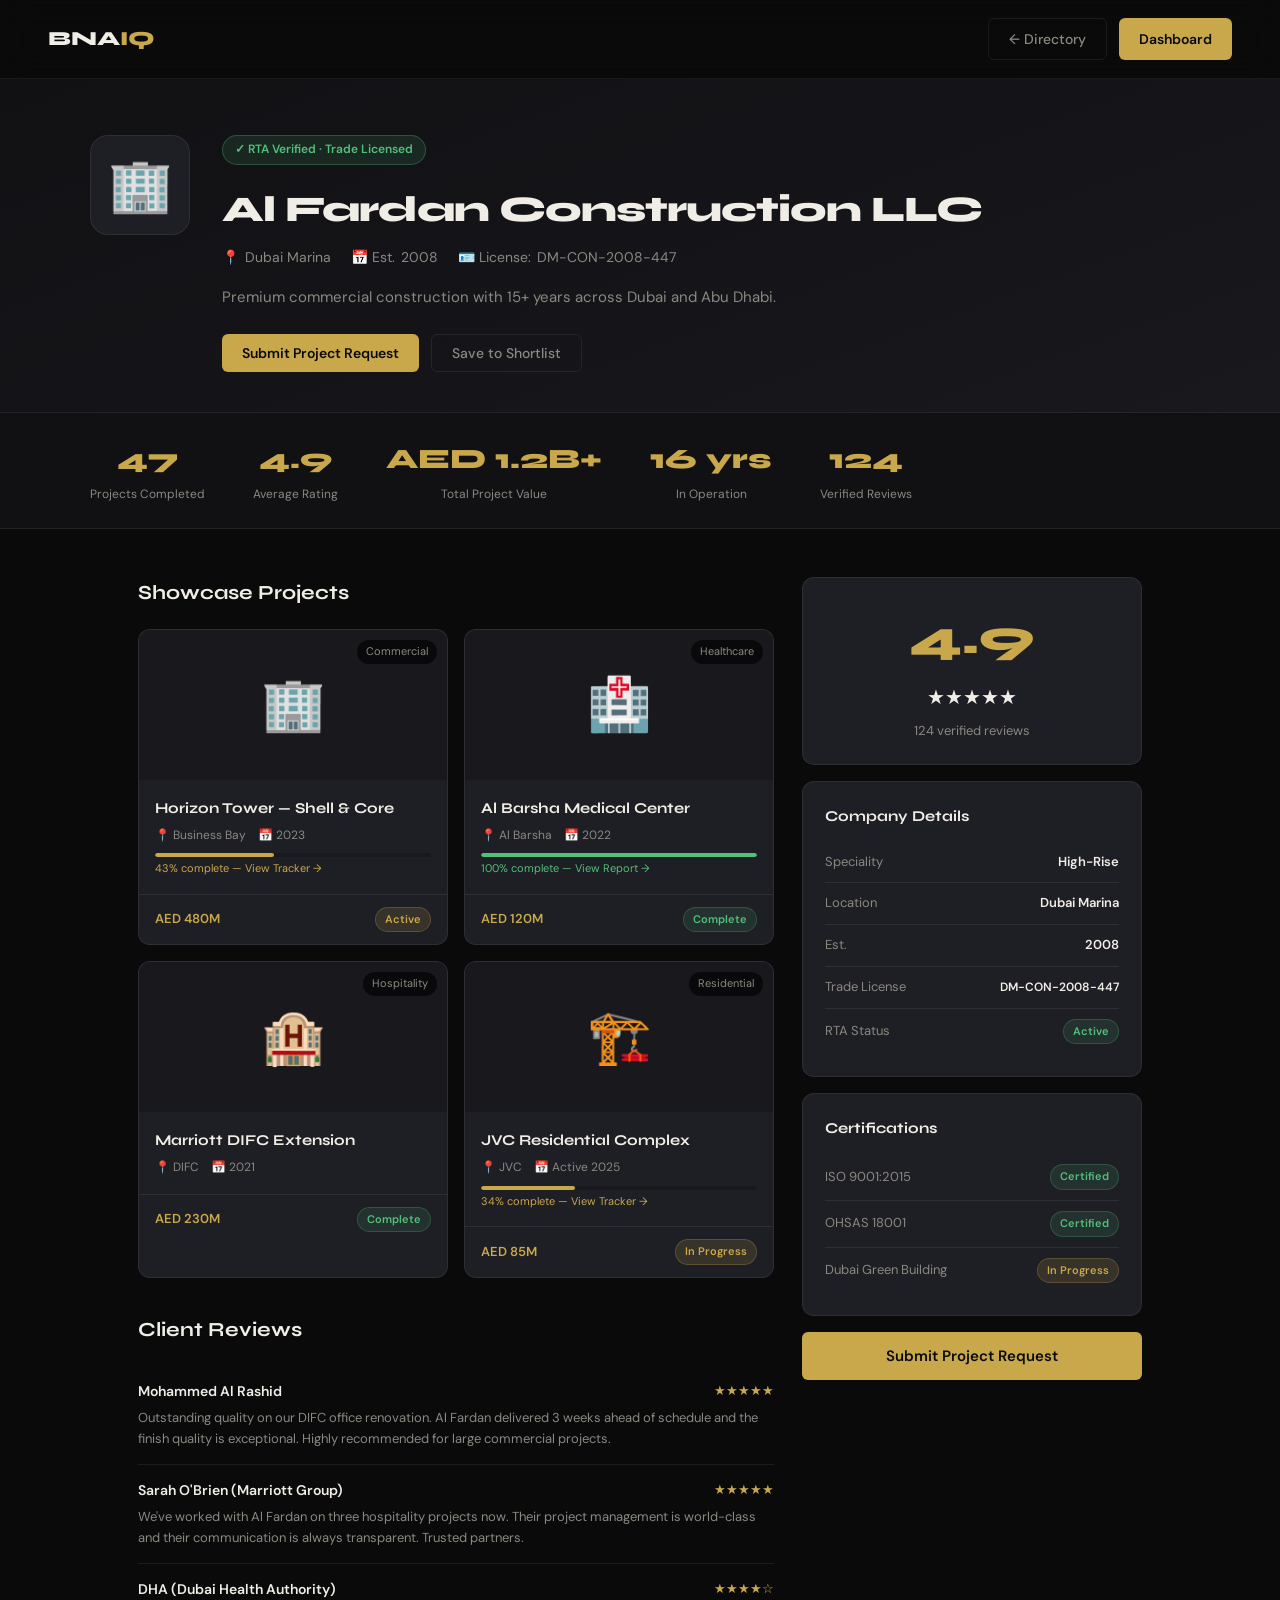
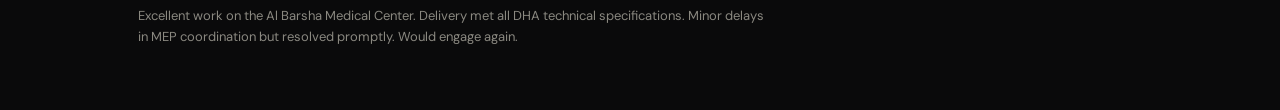
<file: company-profile.html>
<!DOCTYPE html>
<html lang="en">
<head>
  <meta charset="UTF-8" />
  <meta name="viewport" content="width=device-width, initial-scale=1.0" />
  <title>Company Profile — BNAIQ</title>
  <link rel="preconnect" href="https://fonts.googleapis.com">
  <link href="https://fonts.googleapis.com/css2?family=Syne:wght@400;600;700;800&family=DM+Sans:ital,wght@0,300;0,400;0,500;1,300&display=swap" rel="stylesheet">
  <style>
    :root {
      --gold: #C9A84C; --gold-light: #E8C97A; --gold-dim: rgba(201,168,76,0.15);
      --bg: #0A0A0B; --bg2: #111114; --bg3: #18181D; --surface: #1E1E25;
      --border: rgba(255,255,255,0.07); --text: #F0EDE6; --text-muted: #8A8880;
      --red: #E05252; --green: #52C07A; --blue: #52A0E0;
    }
    *, *::before, *::after { box-sizing: border-box; margin: 0; padding: 0; }
    body { background: var(--bg); color: var(--text); font-family: 'DM Sans', sans-serif; font-size: 15px; line-height: 1.6; }

    nav {
      position: sticky; top: 0; z-index: 100;
      display: flex; align-items: center; justify-content: space-between;
      padding: 18px 48px;
      background: rgba(10,10,11,0.9); backdrop-filter: blur(16px);
      border-bottom: 1px solid var(--border);
    }
    .logo { font-family: 'Syne', sans-serif; font-size: 20px; font-weight: 800; text-decoration: none; color: var(--text); }
    .logo span { color: var(--gold); }
    .btn { display: inline-flex; align-items: center; gap: 8px; padding: 9px 20px; border-radius: 6px; font-family: 'DM Sans', sans-serif; font-size: 14px; font-weight: 500; cursor: pointer; transition: all 0.2s; border: none; text-decoration: none; }
    .btn-gold { background: var(--gold); color: #0A0A0B; font-weight: 600; }
    .btn-gold:hover { background: var(--gold-light); }
    .btn-ghost { background: none; border: 1px solid var(--border); color: var(--text-muted); }
    .btn-ghost:hover { border-color: rgba(255,255,255,0.2); color: var(--text); }

    /* HERO BANNER */
    .profile-hero {
      background: linear-gradient(160deg, var(--bg2) 0%, var(--bg3) 100%);
      border-bottom: 1px solid var(--border);
      padding: 56px 48px 40px;
    }
    .profile-hero-inner { max-width: 1100px; margin: 0 auto; display: flex; gap: 32px; align-items: flex-start; flex-wrap: wrap; }
    .company-logo {
      width: 100px; height: 100px; border-radius: 18px;
      background: var(--surface); border: 1px solid var(--border);
      display: flex; align-items: center; justify-content: center;
      font-size: 52px; flex-shrink: 0;
    }
    .profile-info { flex: 1; }
    .profile-name { font-family: 'Syne', sans-serif; font-size: 36px; font-weight: 800; letter-spacing: -1px; margin-bottom: 8px; }
    .profile-meta { display: flex; gap: 20px; flex-wrap: wrap; margin-bottom: 16px; }
    .meta-item { font-size: 14px; color: var(--text-muted); display: flex; align-items: center; gap: 6px; }
    .verified-tag { display: inline-flex; align-items: center; gap: 6px; background: rgba(82,192,122,0.12); border: 1px solid rgba(82,192,122,0.3); color: var(--green); font-size: 12px; font-weight: 600; padding: 4px 12px; border-radius: 100px; margin-bottom: 16px; }
    .profile-desc { font-size: 15px; color: var(--text-muted); max-width: 600px; line-height: 1.7; }
    .profile-actions { display: flex; gap: 12px; margin-top: 24px; flex-wrap: wrap; }

    /* STATS BAR */
    .stats-bar {
      background: var(--bg2); border-bottom: 1px solid var(--border);
      padding: 24px 48px;
    }
    .stats-bar-inner { max-width: 1100px; margin: 0 auto; display: flex; gap: 48px; }
    .sbar-stat { text-align: center; }
    .sbar-val { font-family: 'Syne', sans-serif; font-size: 28px; font-weight: 800; color: var(--gold); }
    .sbar-label { font-size: 12px; color: var(--text-muted); margin-top: 3px; }

    /* BODY */
    .profile-body { max-width: 1100px; margin: 0 auto; padding: 48px; display: grid; grid-template-columns: 1fr 340px; gap: 28px; }

    .section-title { font-family: 'Syne', sans-serif; font-size: 20px; font-weight: 700; margin-bottom: 20px; }

    /* PROJECTS GRID */
    .projects-section { margin-bottom: 36px; }
    .projects-grid { display: grid; grid-template-columns: repeat(auto-fill, minmax(280px, 1fr)); gap: 16px; }
    .project-card {
      background: var(--surface); border: 1px solid var(--border); border-radius: 12px; overflow: hidden;
      transition: all 0.3s; cursor: pointer;
    }
    .project-card:hover { border-color: rgba(201,168,76,0.3); transform: translateY(-2px); }
    .project-thumb { height: 150px; background: var(--bg3); display: flex; align-items: center; justify-content: center; font-size: 52px; position: relative; }
    .project-thumb .proj-tag { position: absolute; top: 10px; right: 10px; background: rgba(0,0,0,0.6); backdrop-filter: blur(8px); font-size: 11px; padding: 3px 9px; border-radius: 100px; color: var(--text-muted); }
    .project-info { padding: 16px; }
    .project-title { font-family: 'Syne', sans-serif; font-size: 15px; font-weight: 700; margin-bottom: 6px; }
    .project-details { font-size: 12px; color: var(--text-muted); display: flex; gap: 12px; flex-wrap: wrap; }
    .project-footer { padding: 12px 16px; border-top: 1px solid var(--border); display: flex; justify-content: space-between; align-items: center; }
    .project-val { font-size: 13px; font-weight: 600; color: var(--gold); }

    /* SIDEBAR */
    .sidebar-right { display: flex; flex-direction: column; gap: 16px; }
    .side-card { background: var(--surface); border: 1px solid var(--border); border-radius: 12px; padding: 22px; }
    .side-card-title { font-family: 'Syne', sans-serif; font-size: 15px; font-weight: 700; margin-bottom: 14px; }
    .info-row { display: flex; justify-content: space-between; align-items: center; padding: 10px 0; border-bottom: 1px solid var(--border); font-size: 13px; }
    .info-row:last-child { border-bottom: none; }
    .info-row .label { color: var(--text-muted); }
    .info-row .val { font-weight: 600; }

    .star { color: var(--gold); }
    .rating-big { font-family: 'Syne', sans-serif; font-size: 48px; font-weight: 800; color: var(--gold); }
    .stars-row { font-size: 20px; margin: 4px 0 8px; }
    .review-count { font-size: 13px; color: var(--text-muted); }

    .review-item { padding: 14px 0; border-bottom: 1px solid var(--border); }
    .review-item:last-child { border-bottom: none; }
    .review-header { display: flex; justify-content: space-between; align-items: center; margin-bottom: 6px; }
    .reviewer-name { font-size: 14px; font-weight: 600; }
    .review-stars { font-size: 13px; color: var(--gold); }
    .review-text { font-size: 13px; color: var(--text-muted); line-height: 1.6; }

    .badge { display: inline-block; padding: 3px 9px; border-radius: 100px; font-size: 11px; font-weight: 600; }
    .badge-green { background: rgba(82,192,122,0.12); color: var(--green); border: 1px solid rgba(82,192,122,0.25); }
    .badge-gold { background: var(--gold-dim); color: var(--gold); border: 1px solid rgba(201,168,76,0.25); }

    /* REQUEST MODAL */
    .modal-overlay { position: fixed; inset: 0; background: rgba(0,0,0,0.8); backdrop-filter: blur(8px); z-index: 1000; display: flex; align-items: center; justify-content: center; padding: 24px; opacity: 0; pointer-events: none; transition: opacity 0.25s; }
    .modal-overlay.open { opacity: 1; pointer-events: all; }
    .modal { background: var(--bg2); border: 1px solid var(--border); border-radius: 20px; width: 100%; max-width: 520px; padding: 40px; position: relative; transform: translateY(20px); transition: transform 0.25s; }
    .modal-overlay.open .modal { transform: translateY(0); }
    .modal-close { position: absolute; top: 20px; right: 20px; background: var(--surface); border: 1px solid var(--border); color: var(--text-muted); width: 32px; height: 32px; border-radius: 6px; cursor: pointer; font-size: 16px; display: flex; align-items: center; justify-content: center; transition: all 0.2s; }
    .modal h2 { font-family: 'Syne', sans-serif; font-size: 24px; font-weight: 800; margin-bottom: 8px; }
    .modal p { color: var(--text-muted); font-size: 14px; margin-bottom: 24px; }
    .form-group { margin-bottom: 14px; }
    .form-group label { display: block; font-size: 11px; font-weight: 600; text-transform: uppercase; letter-spacing: 0.5px; color: var(--text-muted); margin-bottom: 6px; }
    .form-group input, .form-group select, .form-group textarea { width: 100%; background: var(--surface); border: 1px solid var(--border); border-radius: 8px; color: var(--text); font-family: 'DM Sans', sans-serif; font-size: 14px; padding: 11px 14px; outline: none; transition: border-color 0.2s; }
    .form-group input:focus, .form-group select:focus, .form-group textarea:focus { border-color: rgba(201,168,76,0.5); }
    .form-group textarea { min-height: 100px; resize: vertical; }

    @media (max-width: 900px) {
      nav { padding: 16px 20px; }
      .profile-hero { padding: 32px 20px; }
      .stats-bar { padding: 20px; }
      .stats-bar-inner { gap: 24px; flex-wrap: wrap; }
      .profile-body { grid-template-columns: 1fr; padding: 24px 20px; }
    }
  </style>
</head>
<body>

<nav>
  <a href="index.html" class="logo">BNA<span>IQ</span></a>
  <div style="display:flex; gap:12px;">
    <a href="index.html#companies" class="btn btn-ghost">← Directory</a>
    <a href="dashboard.html" class="btn btn-gold">Dashboard</a>
  </div>
</nav>

<!-- HERO -->
<div class="profile-hero">
  <div class="profile-hero-inner">
    <div class="company-logo" id="companyEmoji">🏢</div>
    <div class="profile-info">
      <div class="verified-tag">✓ RTA Verified · Trade Licensed</div>
      <div class="profile-name" id="profileName">Al Fardan Construction LLC</div>
      <div class="profile-meta">
        <span class="meta-item">📍 <span id="profileLocation">Dubai Marina</span></span>
        <span class="meta-item">📅 Est. <span id="profileFounded">2008</span></span>
        <span class="meta-item">🪪 License: <span id="profileLicense">DM-CON-2008-447</span></span>
      </div>
      <p class="profile-desc" id="profileDesc">Premium commercial construction with 15+ years across Dubai and Abu Dhabi.</p>
      <div class="profile-actions">
        <button class="btn btn-gold" onclick="openRequestModal()">Submit Project Request</button>
        <button class="btn btn-ghost">Save to Shortlist</button>
      </div>
    </div>
  </div>
</div>

<!-- STATS BAR -->
<div class="stats-bar">
  <div class="stats-bar-inner">
    <div class="sbar-stat"><div class="sbar-val" id="statProjects">47</div><div class="sbar-label">Projects Completed</div></div>
    <div class="sbar-stat"><div class="sbar-val" id="statRating">4.9</div><div class="sbar-label">Average Rating</div></div>
    <div class="sbar-stat"><div class="sbar-val">AED 1.2B+</div><div class="sbar-label">Total Project Value</div></div>
    <div class="sbar-stat"><div class="sbar-val">16 yrs</div><div class="sbar-label">In Operation</div></div>
    <div class="sbar-stat"><div class="sbar-val" id="statReviews">124</div><div class="sbar-label">Verified Reviews</div></div>
  </div>
</div>

<!-- BODY -->
<div class="profile-body">
  <div>
    <!-- PROJECTS -->
    <div class="projects-section">
      <div class="section-title">Showcase Projects</div>
      <div class="projects-grid">
        <div class="project-card" onclick="goTracker('p1')">
          <div class="project-thumb">🏢<span class="proj-tag">Commercial</span></div>
          <div class="project-info">
            <div class="project-title">Horizon Tower — Shell & Core</div>
            <div class="project-details"><span>📍 Business Bay</span><span>📅 2023</span></div>
            <div style="margin-top:8px;"><div class="progress-bar" style="height:4px;border-radius:100px;background:var(--bg3);overflow:hidden;"><div style="height:100%;width:43%;background:var(--gold);border-radius:100px;"></div></div><div style="font-size:11px;color:var(--gold);margin-top:3px;">43% complete — View Tracker →</div></div>
          </div>
          <div class="project-footer">
            <span class="project-val">AED 480M</span>
            <span class="badge badge-gold">Active</span>
          </div>
        </div>
        <div class="project-card" onclick="goTracker('p2')">
          <div class="project-thumb">🏥<span class="proj-tag">Healthcare</span></div>
          <div class="project-info">
            <div class="project-title">Al Barsha Medical Center</div>
            <div class="project-details"><span>📍 Al Barsha</span><span>📅 2022</span></div>
            <div style="margin-top:8px;"><div class="progress-bar" style="height:4px;border-radius:100px;background:var(--bg3);overflow:hidden;"><div style="height:100%;width:100%;background:var(--green);border-radius:100px;"></div></div><div style="font-size:11px;color:var(--green);margin-top:3px;">100% complete — View Report →</div></div>
          </div>
          <div class="project-footer">
            <span class="project-val">AED 120M</span>
            <span class="badge badge-green">Complete</span>
          </div>
        </div>
        <div class="project-card" onclick="goTracker('p3')">
          <div class="project-thumb">🏨<span class="proj-tag">Hospitality</span></div>
          <div class="project-info">
            <div class="project-title">Marriott DIFC Extension</div>
            <div class="project-details"><span>📍 DIFC</span><span>📅 2021</span></div>
          </div>
          <div class="project-footer">
            <span class="project-val">AED 230M</span>
            <span class="badge badge-green">Complete</span>
          </div>
        </div>
        <div class="project-card" onclick="goTracker('p4')">
          <div class="project-thumb">🏗️<span class="proj-tag">Residential</span></div>
          <div class="project-info">
            <div class="project-title">JVC Residential Complex</div>
            <div class="project-details"><span>📍 JVC</span><span>📅 Active 2025</span></div>
            <div style="margin-top:8px;"><div class="progress-bar" style="height:4px;border-radius:100px;background:var(--bg3);overflow:hidden;"><div style="height:100%;width:34%;background:var(--gold);border-radius:100px;"></div></div><div style="font-size:11px;color:var(--gold);margin-top:3px;">34% complete — View Tracker →</div></div>
          </div>
          <div class="project-footer">
            <span class="project-val">AED 85M</span>
            <span class="badge badge-gold">In Progress</span>
          </div>
        </div>
      </div>
    </div>

    <!-- REVIEWS -->
    <div>
      <div class="section-title">Client Reviews</div>
      <div class="review-item">
        <div class="review-header">
          <span class="reviewer-name">Mohammed Al Rashid</span>
          <span class="review-stars">★★★★★</span>
        </div>
        <p class="review-text">Outstanding quality on our DIFC office renovation. Al Fardan delivered 3 weeks ahead of schedule and the finish quality is exceptional. Highly recommended for large commercial projects.</p>
      </div>
      <div class="review-item">
        <div class="review-header">
          <span class="reviewer-name">Sarah O'Brien (Marriott Group)</span>
          <span class="review-stars">★★★★★</span>
        </div>
        <p class="review-text">We've worked with Al Fardan on three hospitality projects now. Their project management is world-class and their communication is always transparent. Trusted partners.</p>
      </div>
      <div class="review-item">
        <div class="review-header">
          <span class="reviewer-name">DHA (Dubai Health Authority)</span>
          <span class="review-stars">★★★★☆</span>
        </div>
        <p class="review-text">Excellent work on the Al Barsha Medical Center. Delivery met all DHA technical specifications. Minor delays in MEP coordination but resolved promptly. Would engage again.</p>
      </div>
    </div>
  </div>

  <!-- SIDEBAR -->
  <div class="sidebar-right">
    <div class="side-card" style="text-align:center;">
      <div class="rating-big" id="sideRating">4.9</div>
      <div class="stars-row">★★★★★</div>
      <div class="review-count" id="sideReviews">124 verified reviews</div>
    </div>

    <div class="side-card">
      <div class="side-card-title">Company Details</div>
      <div class="info-row"><span class="label">Speciality</span><span class="val" id="sideSpec">Commercial</span></div>
      <div class="info-row"><span class="label">Location</span><span class="val" id="sideLocation">Dubai Marina</span></div>
      <div class="info-row"><span class="label">Est.</span><span class="val" id="sideFounded">2008</span></div>
      <div class="info-row"><span class="label">Trade License</span><span class="val" style="font-size:12px;" id="sideLicense">DM-CON-2008-447</span></div>
      <div class="info-row"><span class="label">RTA Status</span><span class="badge badge-green">Active</span></div>
    </div>

    <div class="side-card">
      <div class="side-card-title">Certifications</div>
      <div class="info-row"><span class="label">ISO 9001:2015</span><span class="badge badge-green">Certified</span></div>
      <div class="info-row"><span class="label">OHSAS 18001</span><span class="badge badge-green">Certified</span></div>
      <div class="info-row"><span class="label">Dubai Green Building</span><span class="badge badge-gold">In Progress</span></div>
    </div>

    <button class="btn btn-gold" style="width:100%; justify-content:center; padding:14px; font-size:15px;" onclick="openRequestModal()">
      Submit Project Request
    </button>
  </div>
</div>

<!-- REQUEST MODAL -->
<div class="modal-overlay" id="requestModal">
  <div class="modal">
    <button class="modal-close" onclick="closeRequestModal()">✕</button>
    <h2>Submit a Request</h2>
    <p>Send your project details to <strong id="requestCompanyName">Al Fardan Construction</strong>. They'll respond within 48 hours.</p>
    <div class="form-group"><label>Your Name</label><input type="text" placeholder="Full name" id="reqName" /></div>
    <div class="form-group"><label>Email</label><input type="email" placeholder="you@company.com" id="reqEmail" /></div>
    <div class="form-group"><label>Project Type</label>
      <select>
        <option>Commercial Construction</option>
        <option>Residential</option>
        <option>Renovation & Fit-Out</option>
        <option>Infrastructure</option>
      </select>
    </div>
    <div class="form-group"><label>Budget Range (AED)</label><input type="text" placeholder="e.g. 500,000 – 2,000,000" /></div>
    <div class="form-group"><label>Project Description</label><textarea placeholder="Describe your project scope, location, and key requirements..."></textarea></div>
    <button class="btn btn-gold" style="width:100%; justify-content:center; padding:13px;" onclick="submitRequest()">Send Request</button>
  </div>
</div>

<script>
  // Load company from session or URL
  const COMPANIES = [
    { id:'c1', name:'Al Fardan Construction LLC', emoji:'🏢', location:'Dubai Marina', projects:47, rating:4.9, reviewCount:124, founded:2008, specialties:['High-Rise','Commercial'], license:'DM-CON-2008-447', description:'Premium commercial construction with 15+ years across Dubai and Abu Dhabi.' },
    { id:'c2', name:'GoldenBuild Renovations', emoji:'🔨', location:'Business Bay', projects:312, rating:4.8, reviewCount:88, founded:2014, specialties:['Renovation','Fit-Out'], license:'DM-REN-2014-891', description:'End-to-end renovation specialists for residential and commercial spaces.' },
    { id:'c3', name:'Nakheel Infrastructure', emoji:'🌉', location:'Deira', projects:28, rating:5.0, reviewCount:41, founded:2006, specialties:['Infrastructure','Civil'], license:'DM-INF-2006-112', description:'Large-scale civil and infrastructure works across Dubai emirate.' },
    { id:'c4', name:'Skyline Villas & Homes', emoji:'🏠', location:'Palm Jumeirah', projects:89, rating:4.7, reviewCount:203, founded:2011, specialties:['Villas','Residential'], license:'DM-RES-2011-334', description:'Luxury residential construction specializing in bespoke villas.' },
    { id:'c5', name:'Element Interiors Dubai', emoji:'🛋️', location:'DIFC', projects:156, rating:4.6, reviewCount:317, founded:2016, specialties:['Interior Design','Fit-Out'], license:'DM-INT-2016-779', description:'Award-winning interior fit-out and FF&E procurement.' },
    { id:'c6', name:'Axis MEP Engineering', emoji:'⚙️', location:'JLT', projects:71, rating:4.8, reviewCount:96, founded:2010, specialties:['MEP','HVAC'], license:'DM-MEP-2010-556', description:'Mechanical, electrical, and plumbing specialists.' }
  ];

  const params = new URLSearchParams(window.location.search);
  const compId = params.get('id') || sessionStorage.getItem('viewingCompany') || 'c1';
  const comp = COMPANIES.find(c => c.id === compId) || COMPANIES[0];

  document.getElementById('companyEmoji').textContent = comp.emoji;
  document.getElementById('profileName').textContent = comp.name;
  document.getElementById('profileLocation').textContent = comp.location;
  document.getElementById('profileFounded').textContent = comp.founded;
  document.getElementById('profileLicense').textContent = comp.license;
  document.getElementById('profileDesc').textContent = comp.description;
  document.getElementById('statProjects').textContent = comp.projects;
  document.getElementById('statRating').textContent = comp.rating;
  document.getElementById('statReviews').textContent = comp.reviewCount;
  document.getElementById('sideRating').textContent = comp.rating;
  document.getElementById('sideReviews').textContent = comp.reviewCount + ' verified reviews';
  document.getElementById('sideSpec').textContent = comp.specialties[0];
  document.getElementById('sideLocation').textContent = comp.location;
  document.getElementById('sideFounded').textContent = comp.founded;
  document.getElementById('sideLicense').textContent = comp.license;
  document.getElementById('requestCompanyName').textContent = comp.name;
  document.title = comp.name + ' — BNAIQ';

  function goTracker(pid) {
    sessionStorage.setItem('viewingProject', pid);
    window.location.href = 'project-tracker.html?id=' + pid;
  }

  function closeRequestModal() { document.getElementById('requestModal').classList.remove('open'); }
  document.getElementById('requestModal').addEventListener('click', function(e) { if (e.target === this) closeRequestModal(); });

  function submitRequest() {
    const name = document.getElementById('reqName').value;
    const email = document.getElementById('reqEmail').value;
    if (!name || !email) return alert('Please fill in your name and email.');
    closeRequestModal();
    alert('✓ Request sent to ' + comp.name + '! They will respond within 48 hours.');
  }
</script>
</body>
</html>
</file>
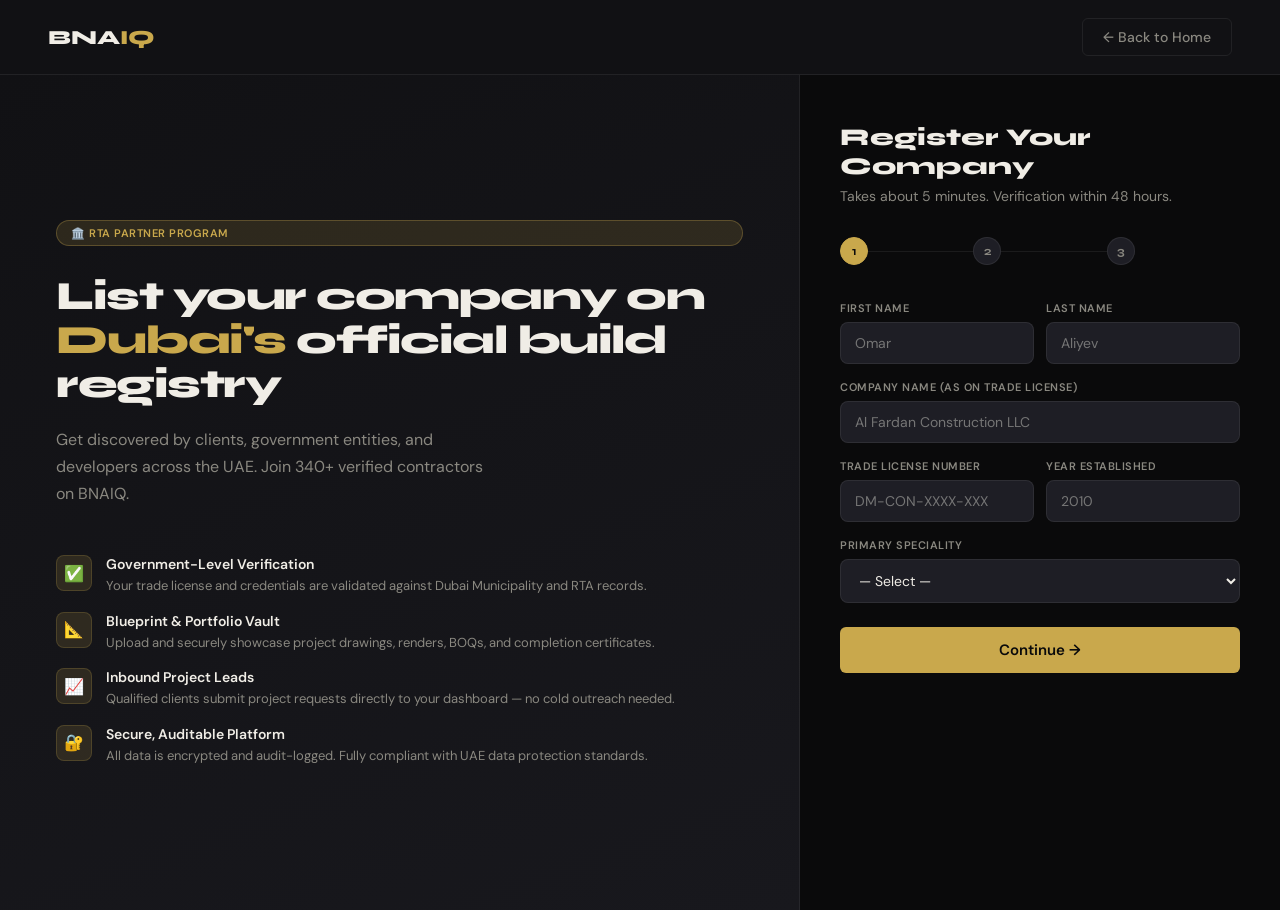
<file: company-register.html>
<!DOCTYPE html>
<html lang="en">
<head>
  <meta charset="UTF-8" />
  <meta name="viewport" content="width=device-width, initial-scale=1.0" />
  <title>Register Your Company — BNAIQ</title>
  <link rel="preconnect" href="https://fonts.googleapis.com">
  <link href="https://fonts.googleapis.com/css2?family=Syne:wght@400;600;700;800&family=DM+Sans:ital,wght@0,300;0,400;0,500;1,300&display=swap" rel="stylesheet">
  <style>
    :root {
      --gold: #C9A84C; --gold-light: #E8C97A; --gold-dim: rgba(201,168,76,0.15);
      --bg: #0A0A0B; --bg2: #111114; --bg3: #18181D; --surface: #1E1E25;
      --border: rgba(255,255,255,0.07); --text: #F0EDE6; --text-muted: #8A8880;
      --red: #E05252; --green: #52C07A;
    }
    *, *::before, *::after { box-sizing: border-box; margin: 0; padding: 0; }
    body { background: var(--bg); color: var(--text); font-family: 'DM Sans', sans-serif; min-height: 100vh; }

    nav { display: flex; align-items: center; justify-content: space-between; padding: 18px 48px; border-bottom: 1px solid var(--border); background: var(--bg2); }
    .logo { font-family: 'Syne', sans-serif; font-size: 20px; font-weight: 800; text-decoration: none; color: var(--text); }
    .logo span { color: var(--gold); }
    .btn { display: inline-flex; align-items: center; gap: 8px; padding: 9px 20px; border-radius: 6px; font-family: 'DM Sans', sans-serif; font-size: 14px; font-weight: 500; cursor: pointer; transition: all 0.2s; border: none; text-decoration: none; }
    .btn-gold { background: var(--gold); color: #0A0A0B; font-weight: 600; }
    .btn-gold:hover { background: var(--gold-light); }
    .btn-ghost { background: none; border: 1px solid var(--border); color: var(--text-muted); }

    .page-wrap { display: grid; grid-template-columns: 1fr 480px; min-height: calc(100vh - 65px); }

    /* LEFT PANEL */
    .left-panel {
      padding: 64px 56px;
      background: linear-gradient(160deg, var(--bg2), var(--bg3));
      border-right: 1px solid var(--border);
      display: flex; flex-direction: column; justify-content: center;
    }
    .panel-badge { display: inline-flex; align-items: center; gap: 8px; padding: 5px 14px; background: var(--gold-dim); border: 1px solid rgba(201,168,76,0.3); border-radius: 100px; font-size: 11px; font-weight: 600; color: var(--gold); letter-spacing: 0.5px; text-transform: uppercase; margin-bottom: 28px; }
    h1 { font-family: 'Syne', sans-serif; font-size: 40px; font-weight: 800; letter-spacing: -1.5px; line-height: 1.1; margin-bottom: 20px; }
    h1 em { font-style: normal; color: var(--gold); }
    .panel-desc { font-size: 16px; color: var(--text-muted); line-height: 1.7; margin-bottom: 48px; max-width: 440px; }

    .benefit-list { display: flex; flex-direction: column; gap: 16px; }
    .benefit-item { display: flex; align-items: flex-start; gap: 14px; }
    .benefit-icon { width: 36px; height: 36px; border-radius: 8px; background: var(--gold-dim); border: 1px solid rgba(201,168,76,0.2); display: flex; align-items: center; justify-content: center; font-size: 16px; flex-shrink: 0; }
    .benefit-title { font-size: 14px; font-weight: 600; margin-bottom: 3px; }
    .benefit-desc { font-size: 13px; color: var(--text-muted); line-height: 1.5; }

    /* RIGHT PANEL */
    .right-panel { padding: 48px 40px; background: var(--bg); overflow-y: auto; }
    .form-header { margin-bottom: 32px; }
    .form-header h2 { font-family: 'Syne', sans-serif; font-size: 24px; font-weight: 800; margin-bottom: 6px; }
    .form-header p { font-size: 14px; color: var(--text-muted); }

    /* STEP PROGRESS */
    .step-progress { display: flex; gap: 0; margin-bottom: 36px; }
    .step-item { flex: 1; display: flex; align-items: center; gap: 0; }
    .step-num { width: 28px; height: 28px; border-radius: 50%; display: flex; align-items: center; justify-content: center; font-size: 12px; font-weight: 700; font-family: 'Syne', sans-serif; flex-shrink: 0; background: var(--surface); border: 1px solid var(--border); color: var(--text-muted); transition: all 0.3s; }
    .step-num.active { background: var(--gold); color: #0A0A0B; border-color: var(--gold); }
    .step-num.done { background: var(--green); color: #0A0A0B; border-color: var(--green); }
    .step-line { flex: 1; height: 1px; background: var(--border); }
    .step-label { font-size: 11px; color: var(--text-muted); margin-top: 5px; }

    .form-step { display: none; }
    .form-step.active { display: block; }

    .form-group { margin-bottom: 16px; }
    .form-group label { display: block; font-size: 11px; font-weight: 600; color: var(--text-muted); text-transform: uppercase; letter-spacing: 0.5px; margin-bottom: 7px; }
    .form-group input, .form-group select, .form-group textarea { width: 100%; background: var(--surface); border: 1px solid var(--border); border-radius: 8px; color: var(--text); font-family: 'DM Sans', sans-serif; font-size: 14px; padding: 11px 14px; outline: none; transition: border-color 0.2s; }
    .form-group input:focus, .form-group select:focus { border-color: rgba(201,168,76,0.5); }
    .form-group select option { background: var(--bg2); }
    .form-row { display: grid; grid-template-columns: 1fr 1fr; gap: 12px; }
    .form-full { grid-column: span 2; }

    .upload-zone { border: 2px dashed var(--border); border-radius: 10px; padding: 28px; text-align: center; cursor: pointer; transition: all 0.2s; margin-bottom: 16px; }
    .upload-zone:hover { border-color: rgba(201,168,76,0.4); background: var(--gold-dim); }
    .upload-zone .uz-icon { font-size: 28px; margin-bottom: 8px; }
    .upload-zone p { font-size: 13px; color: var(--text-muted); }
    .upload-zone strong { color: var(--gold); }

    .btn-row { display: flex; gap: 12px; margin-top: 24px; }
    .btn-row .btn { flex: 1; justify-content: center; padding: 13px; font-size: 15px; }

    .alert { padding: 10px 14px; border-radius: 8px; font-size: 13px; margin-bottom: 16px; display: none; }
    .alert-success { background: rgba(82,192,122,0.12); border: 1px solid rgba(82,192,122,0.3); color: var(--green); }

    .success-screen { text-align: center; padding: 40px 0; display: none; }
    .success-icon { font-size: 64px; margin-bottom: 20px; }
    .success-screen h2 { font-family: 'Syne', sans-serif; font-size: 28px; font-weight: 800; margin-bottom: 12px; }
    .success-screen p { color: var(--text-muted); font-size: 15px; line-height: 1.7; margin-bottom: 28px; }

    @media (max-width: 900px) {
      .page-wrap { grid-template-columns: 1fr; }
      .left-panel { padding: 40px 24px; }
      .right-panel { padding: 32px 20px; }
      nav { padding: 16px 20px; }
    }
  </style>
</head>
<body>

<nav>
  <a href="index.html" class="logo">BNA<span>IQ</span></a>
  <a href="index.html" class="btn btn-ghost">← Back to Home</a>
</nav>

<div class="page-wrap">
  <!-- LEFT -->
  <div class="left-panel">
    <div class="panel-badge">🏛️ RTA Partner Program</div>
    <h1>List your company on <em>Dubai's</em> official build registry</h1>
    <p class="panel-desc">
      Get discovered by clients, government entities, and developers across the UAE. Join 340+ verified contractors on BNAIQ.
    </p>
    <div class="benefit-list">
      <div class="benefit-item">
        <div class="benefit-icon">✅</div>
        <div>
          <div class="benefit-title">Government-Level Verification</div>
          <div class="benefit-desc">Your trade license and credentials are validated against Dubai Municipality and RTA records.</div>
        </div>
      </div>
      <div class="benefit-item">
        <div class="benefit-icon">📐</div>
        <div>
          <div class="benefit-title">Blueprint & Portfolio Vault</div>
          <div class="benefit-desc">Upload and securely showcase project drawings, renders, BOQs, and completion certificates.</div>
        </div>
      </div>
      <div class="benefit-item">
        <div class="benefit-icon">📈</div>
        <div>
          <div class="benefit-title">Inbound Project Leads</div>
          <div class="benefit-desc">Qualified clients submit project requests directly to your dashboard — no cold outreach needed.</div>
        </div>
      </div>
      <div class="benefit-item">
        <div class="benefit-icon">🔐</div>
        <div>
          <div class="benefit-title">Secure, Auditable Platform</div>
          <div class="benefit-desc">All data is encrypted and audit-logged. Fully compliant with UAE data protection standards.</div>
        </div>
      </div>
    </div>
  </div>

  <!-- RIGHT -->
  <div class="right-panel">
    <div class="form-header">
      <h2>Register Your Company</h2>
      <p>Takes about 5 minutes. Verification within 48 hours.</p>
    </div>

    <!-- STEPS INDICATOR -->
    <div class="step-progress" id="stepProgress">
      <div class="step-item">
        <div class="step-num active" id="stepNum1">1</div>
        <div class="step-line"></div>
      </div>
      <div class="step-item">
        <div class="step-num" id="stepNum2">2</div>
        <div class="step-line"></div>
      </div>
      <div class="step-item">
        <div class="step-num" id="stepNum3">3</div>
        <div class="step-line" style="background:transparent"></div>
      </div>
    </div>

    <!-- STEP 1: Company Info -->
    <div class="form-step active" id="step1">
      <div class="form-row">
        <div class="form-group">
          <label>First Name</label>
          <input type="text" id="s1First" placeholder="Omar" />
        </div>
        <div class="form-group">
          <label>Last Name</label>
          <input type="text" id="s1Last" placeholder="Aliyev" />
        </div>
      </div>
      <div class="form-group">
        <label>Company Name (as on trade license)</label>
        <input type="text" id="s1Company" placeholder="Al Fardan Construction LLC" />
      </div>
      <div class="form-row">
        <div class="form-group">
          <label>Trade License Number</label>
          <input type="text" id="s1License" placeholder="DM-CON-XXXX-XXX" />
        </div>
        <div class="form-group">
          <label>Year Established</label>
          <input type="number" id="s1Year" placeholder="2010" min="1970" max="2025" />
        </div>
      </div>
      <div class="form-group">
        <label>Primary Speciality</label>
        <select id="s1Type">
          <option value="">— Select —</option>
          <option>Commercial Construction</option>
          <option>Residential Construction</option>
          <option>Renovation & Fit-Out</option>
          <option>Infrastructure & Civil</option>
          <option>Interior Design</option>
          <option>MEP Engineering</option>
        </select>
      </div>
      <div class="btn-row">
        <button class="btn btn-gold" onclick="nextStep(2)">Continue →</button>
      </div>
    </div>

    <!-- STEP 2: Account Credentials -->
    <div class="form-step" id="step2">
      <div class="form-group">
        <label>Business Email</label>
        <input type="email" id="s2Email" placeholder="contact@yourcompany.com" />
      </div>
      <div class="form-group">
        <label>Phone Number (UAE)</label>
        <input type="tel" id="s2Phone" placeholder="+971 4 XXX XXXX" />
      </div>
      <div class="form-group">
        <label>Password</label>
        <input type="password" id="s2Pass" placeholder="Min. 8 characters" />
      </div>
      <div class="form-group">
        <label>Confirm Password</label>
        <input type="password" id="s2Confirm" placeholder="••••••••" />
      </div>
      <div class="form-group">
        <label>Company Bio (shown on public profile)</label>
        <textarea id="s2Bio" placeholder="Briefly describe your company, expertise, and what makes you stand out..." style="min-height:80px; background:var(--surface); border:1px solid var(--border); border-radius:8px; color:var(--text); font-family:'DM Sans',sans-serif; font-size:14px; padding:11px 14px; outline:none; width:100%;"></textarea>
      </div>
      <div class="btn-row">
        <button class="btn btn-ghost" onclick="prevStep(1)">← Back</button>
        <button class="btn btn-gold" onclick="nextStep(3)">Continue →</button>
      </div>
    </div>

    <!-- STEP 3: Documents -->
    <div class="form-step" id="step3">
      <p style="font-size:14px; color:var(--text-muted); margin-bottom:20px; line-height:1.6;">
        Upload your trade license and any relevant certifications. These will be reviewed by our RTA compliance team within 48 hours.
      </p>
      <div class="upload-zone" onclick="alert('File upload connects to server storage in production.')">
        <div class="uz-icon">📄</div>
        <p><strong>Trade License (PDF)</strong></p>
        <p>Required for verification</p>
      </div>
      <div class="upload-zone" onclick="alert('File upload connects to server storage in production.')">
        <div class="uz-icon">🏛️</div>
        <p><strong>ISO / Other Certifications</strong></p>
        <p>Optional but recommended</p>
      </div>
      <div class="upload-zone" onclick="alert('File upload connects to server storage in production.')">
        <div class="uz-icon">📐</div>
        <p><strong>Portfolio / Project Photos</strong></p>
        <p>JPG, PNG, PDF — up to 20MB each</p>
      </div>

      <div class="alert alert-success" id="regSuccess">✓ Registration complete! Redirecting to your dashboard...</div>

      <div class="btn-row">
        <button class="btn btn-ghost" onclick="prevStep(2)">← Back</button>
        <button class="btn btn-gold" onclick="submitRegistration()">Submit Registration</button>
      </div>
    </div>

    <!-- SUCCESS -->
    <div class="success-screen" id="successScreen">
      <div class="success-icon">🎉</div>
      <h2>You're registered!</h2>
      <p>Your company profile has been submitted for RTA verification. You'll receive a confirmation email within 48 hours. Your dashboard is ready now.</p>
      <a href="dashboard.html" class="btn btn-gold" style="display:inline-flex; justify-content:center; padding:14px 32px; font-size:15px;">Go to Dashboard →</a>
    </div>
  </div>
</div>

<script>
  let currentStep = 1;

  function updateStepUI(step) {
    for (let i = 1; i <= 3; i++) {
      const num = document.getElementById('stepNum' + i);
      if (i < step) { num.className = 'step-num done'; num.textContent = '✓'; }
      else if (i === step) { num.className = 'step-num active'; num.textContent = i; }
      else { num.className = 'step-num'; num.textContent = i; }
    }
  }

  function nextStep(to) {
    // Basic validation
    if (to === 2) {
      const first = document.getElementById('s1First').value.trim();
      const company = document.getElementById('s1Company').value.trim();
      const license = document.getElementById('s1License').value.trim();
      const type = document.getElementById('s1Type').value;
      if (!first || !company || !license || !type) return alert('Please fill in all required fields.');
    }
    if (to === 3) {
      const email = document.getElementById('s2Email').value.trim();
      const pass = document.getElementById('s2Pass').value;
      const confirm = document.getElementById('s2Confirm').value;
      if (!email || !pass) return alert('Please fill in all required fields.');
      if (pass.length < 8) return alert('Password must be at least 8 characters.');
      if (pass !== confirm) return alert('Passwords do not match.');
    }
    document.getElementById('step' + currentStep).classList.remove('active');
    document.getElementById('step' + to).classList.add('active');
    currentStep = to;
    updateStepUI(to);
  }

  function prevStep(to) {
    document.getElementById('step' + currentStep).classList.remove('active');
    document.getElementById('step' + to).classList.add('active');
    currentStep = to;
    updateStepUI(to);
  }

  async function hashPassword(password) {
    const encoder = new TextEncoder();
    const data = encoder.encode(password + 'bnaiq_salt_2025');
    const hash = await crypto.subtle.digest('SHA-256', data);
    return Array.from(new Uint8Array(hash)).map(b => b.toString(16).padStart(2,'0')).join('');
  }

  async function submitRegistration() {
    const email = document.getElementById('s2Email').value.trim();
    const pass = document.getElementById('s2Pass').value;
    const first = document.getElementById('s1First').value.trim();
    const last = document.getElementById('s1Last').value.trim();
    const company = document.getElementById('s1Company').value.trim();
    const license = document.getElementById('s1License').value.trim();
    const type = document.getElementById('s1Type').value;

    const hashed = await hashPassword(pass);
    const users = JSON.parse(localStorage.getItem('bnaiq_users') || '[]');

    if (users.find(u => u.email === email)) return alert('An account with this email already exists.');

    const newUser = { id: 'u_' + Date.now(), type: 'company', firstName: first, lastName: last, email, passwordHash: hashed, company, license, speciality: type, createdAt: new Date().toISOString(), verified: false };
    users.push(newUser);
    localStorage.setItem('bnaiq_users', JSON.stringify(users));

    const session = { userId: newUser.id, email, name: first, type: 'company', loginAt: Date.now() };
    sessionStorage.setItem('bnaiq_session', JSON.stringify(session));

    document.getElementById('step3').style.display = 'none';
    document.getElementById('stepProgress').style.display = 'none';
    document.getElementById('successScreen').style.display = 'block';
  }
</script>
</body>
</html>
</file>
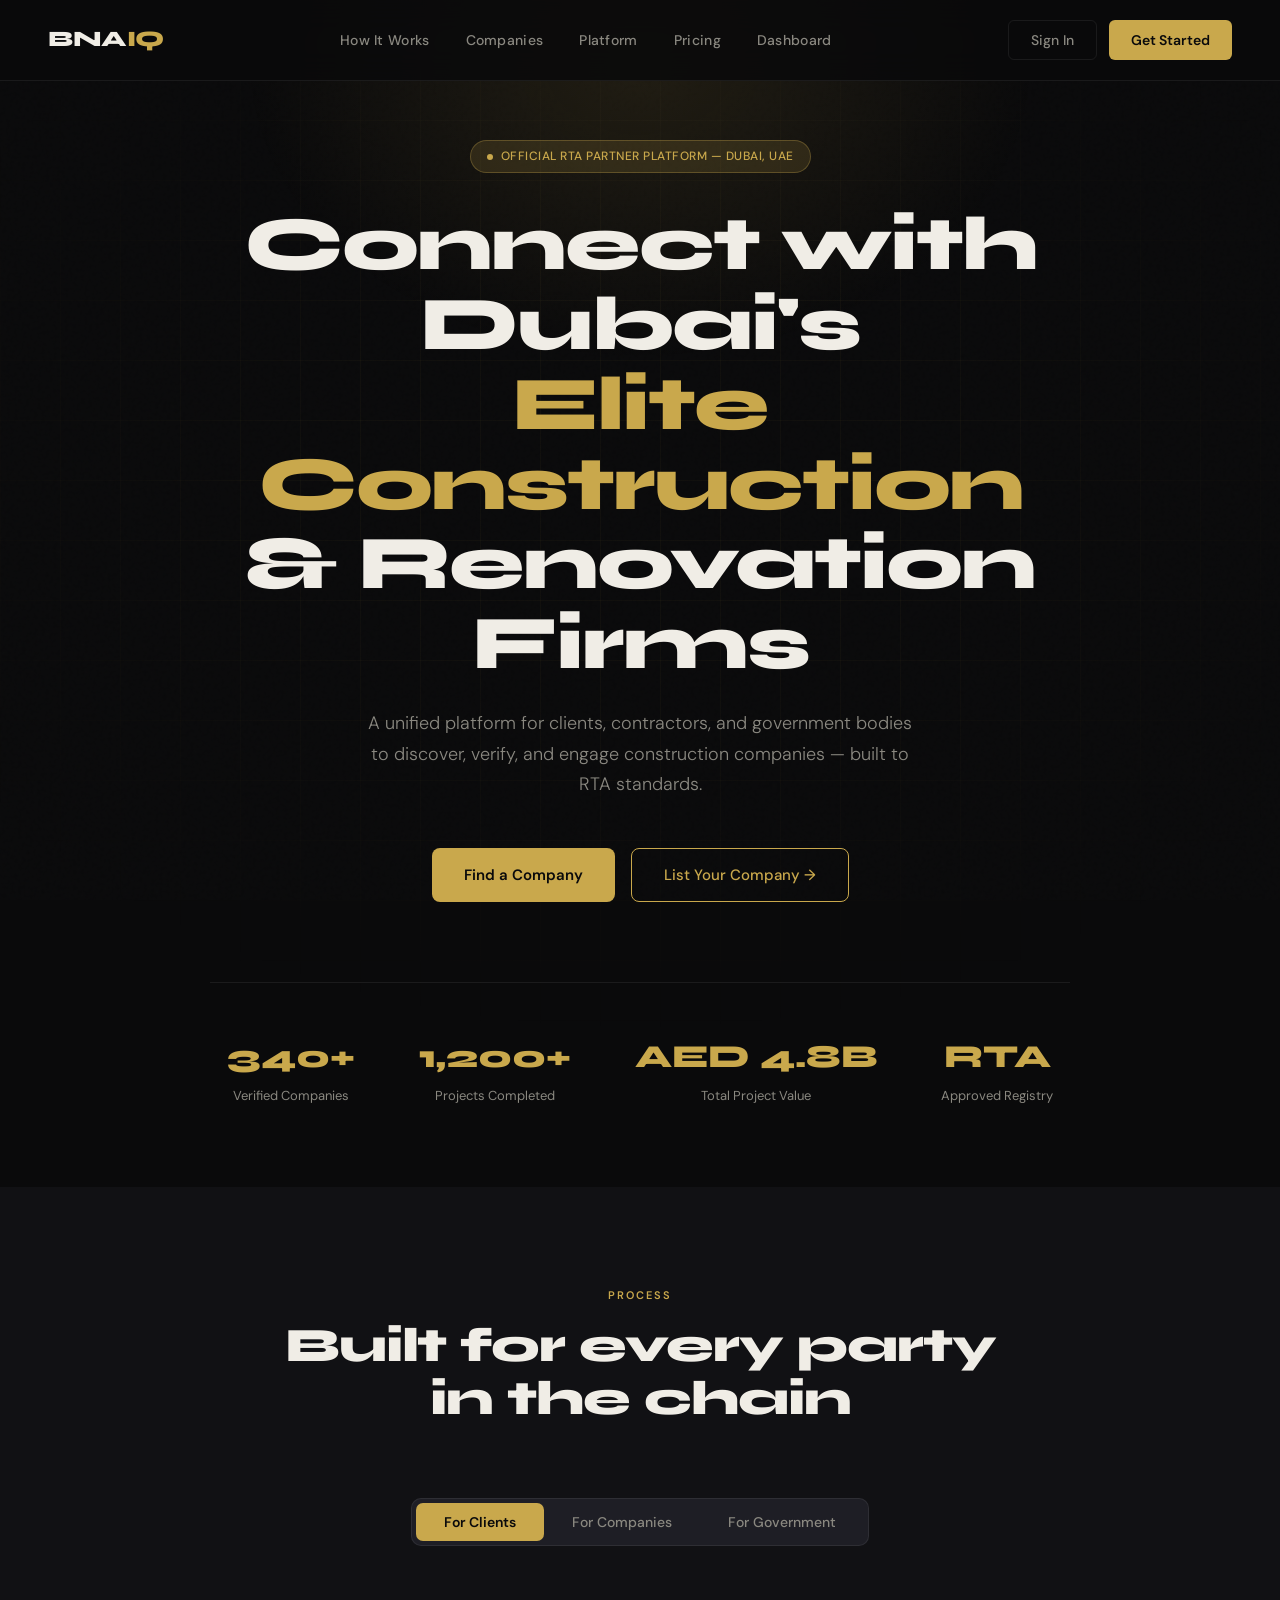
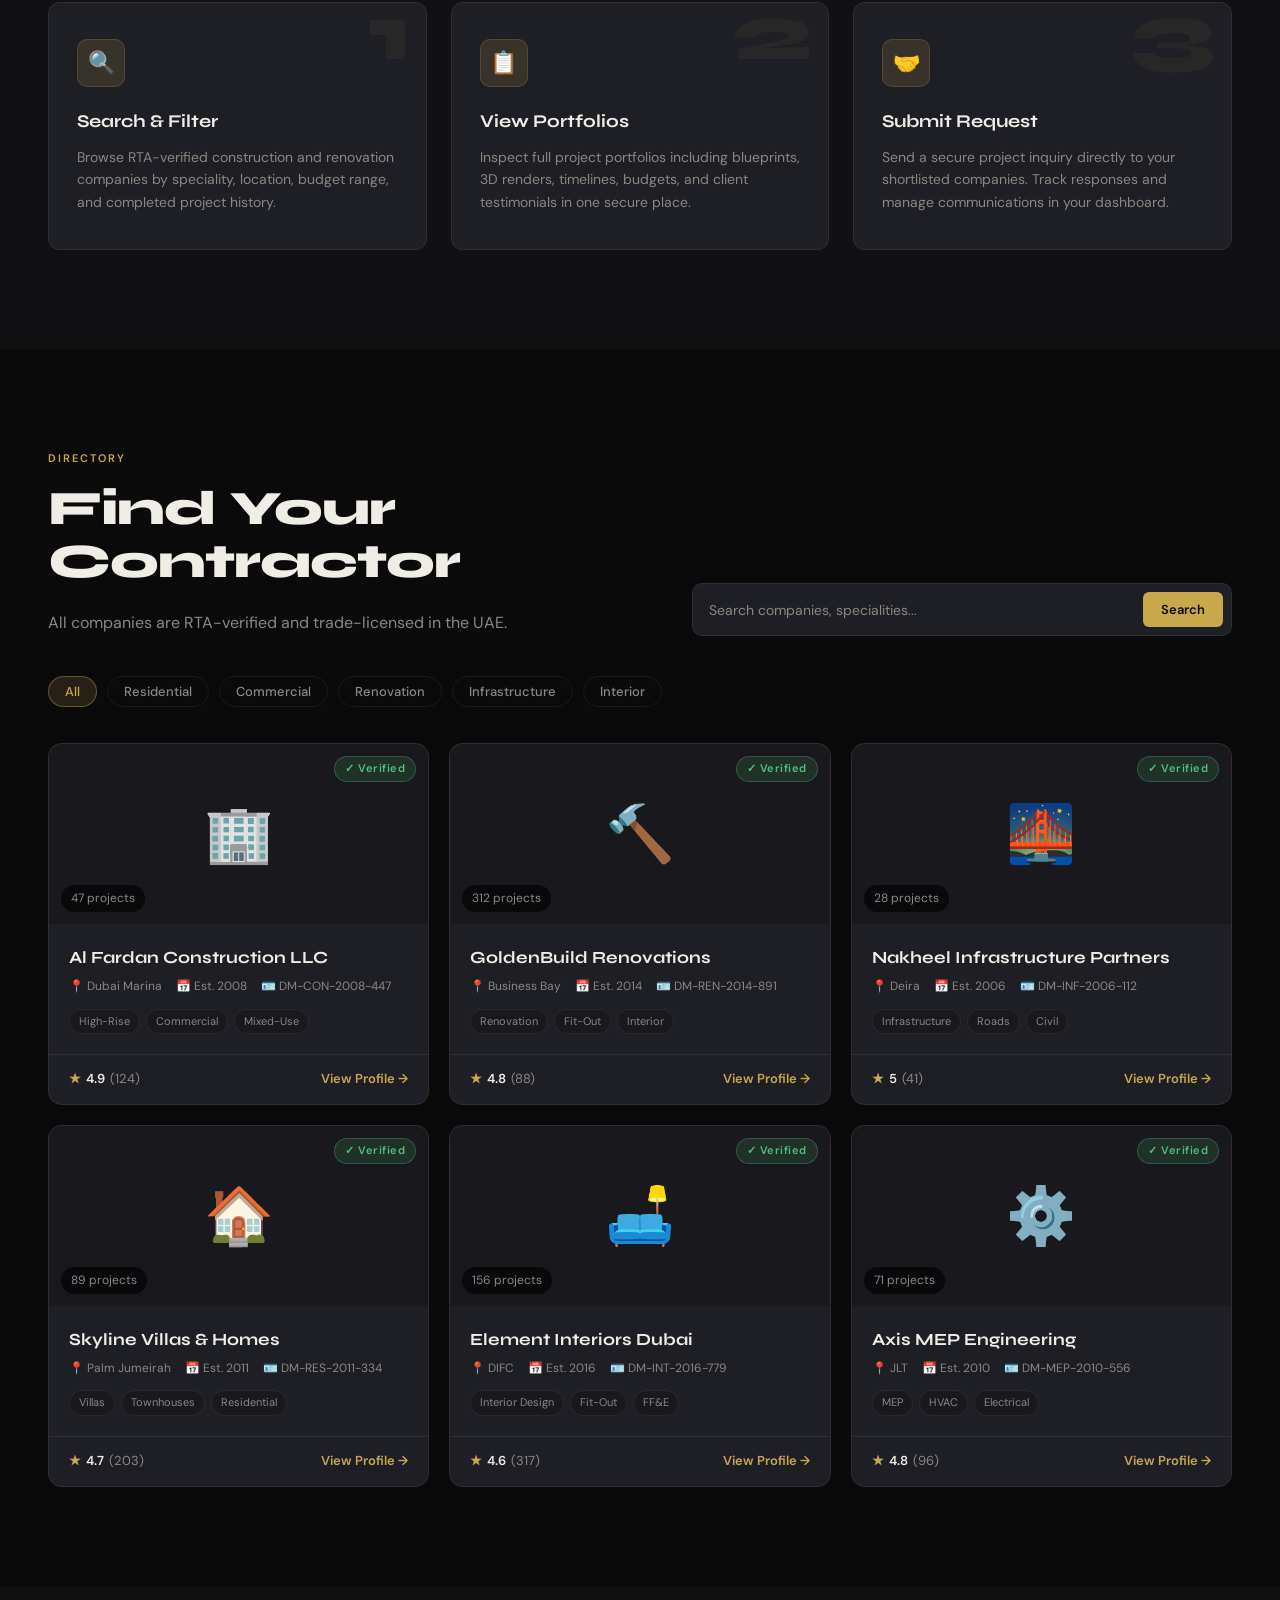
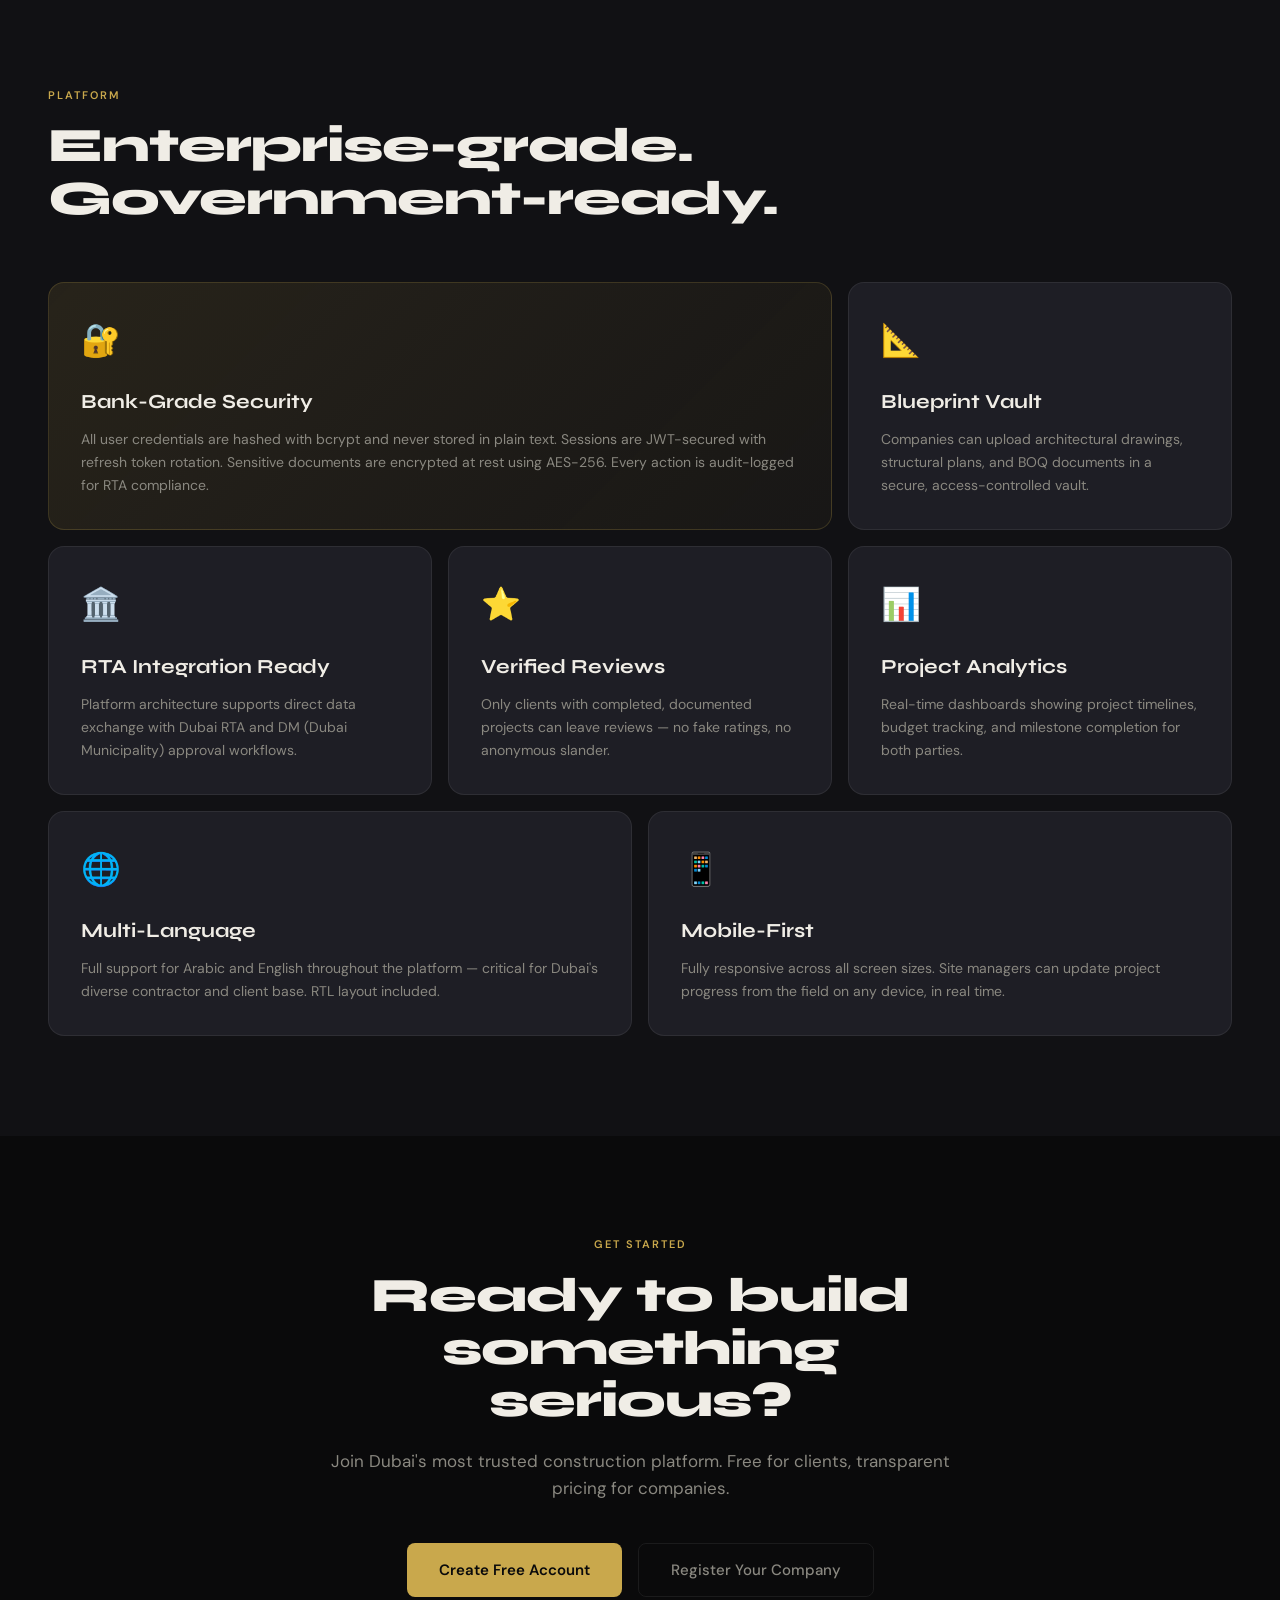
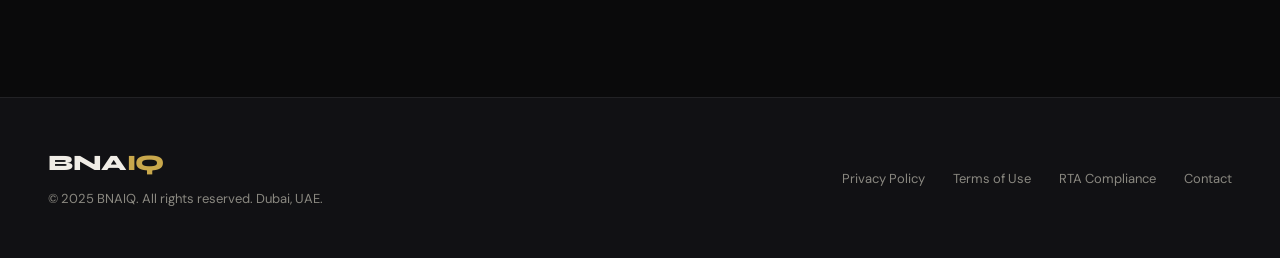
<file: dashboard.html>
<!DOCTYPE html>
<html lang="en">
<head>
  <meta charset="UTF-8" />
  <meta name="viewport" content="width=device-width, initial-scale=1.0" />
  <title>Dashboard — BNAIQ</title>
  <link rel="preconnect" href="https://fonts.googleapis.com">
  <link href="https://fonts.googleapis.com/css2?family=Syne:wght@400;600;700;800&family=DM+Sans:ital,wght@0,300;0,400;0,500;1,300&display=swap" rel="stylesheet">
  <style>
    :root {
      --gold: #C9A84C;
      --gold-light: #E8C97A;
      --gold-dim: rgba(201,168,76,0.15);
      --bg: #0A0A0B;
      --bg2: #111114;
      --bg3: #18181D;
      --surface: #1E1E25;
      --border: rgba(255,255,255,0.07);
      --text: #F0EDE6;
      --text-muted: #8A8880;
      --red: #E05252;
      --green: #52C07A;
      --blue: #52A0E0;
    }
    *, *::before, *::after { box-sizing: border-box; margin: 0; padding: 0; }
    body {
      background: var(--bg);
      color: var(--text);
      font-family: 'DM Sans', sans-serif;
      font-size: 15px;
      line-height: 1.5;
    }
    /* LAYOUT */
    .layout { display: flex; min-height: 100vh; }

    /* SIDEBAR */
    .sidebar {
      width: 240px;
      background: var(--bg2);
      border-right: 1px solid var(--border);
      display: flex;
      flex-direction: column;
      padding: 28px 0;
      position: fixed;
      top: 0; left: 0; bottom: 0;
      z-index: 50;
    }
    .sidebar-logo {
      font-family: 'Syne', sans-serif;
      font-size: 20px;
      font-weight: 800;
      padding: 0 24px 28px;
      text-decoration: none;
      color: var(--text);
      border-bottom: 1px solid var(--border);
      margin-bottom: 20px;
      display: block;
    }
    .sidebar-logo span { color: var(--gold); }

    .sidebar-section {
      padding: 0 12px;
      margin-bottom: 8px;
    }
    .sidebar-section-label {
      font-size: 10px;
      font-weight: 600;
      text-transform: uppercase;
      letter-spacing: 1.5px;
      color: var(--text-muted);
      padding: 0 12px;
      margin-bottom: 6px;
      margin-top: 16px;
    }
    .sidebar-link {
      display: flex;
      align-items: center;
      gap: 10px;
      padding: 10px 12px;
      border-radius: 8px;
      color: var(--text-muted);
      text-decoration: none;
      font-size: 14px;
      font-weight: 500;
      transition: all 0.15s;
      cursor: pointer;
      border: none;
      background: none;
      width: 100%;
      font-family: 'DM Sans', sans-serif;
    }
    .sidebar-link:hover { background: var(--surface); color: var(--text); }
    .sidebar-link.active { background: var(--gold-dim); color: var(--gold); }
    .sidebar-link .icon { font-size: 16px; width: 20px; text-align: center; }

    .sidebar-bottom {
      margin-top: auto;
      padding: 16px 12px;
      border-top: 1px solid var(--border);
    }
    .user-pill {
      display: flex;
      align-items: center;
      gap: 10px;
      padding: 10px 12px;
      border-radius: 8px;
      background: var(--surface);
    }
    .user-avatar {
      width: 32px; height: 32px;
      border-radius: 50%;
      background: var(--gold);
      display: flex;
      align-items: center;
      justify-content: center;
      font-size: 14px;
      font-weight: 700;
      color: #0A0A0B;
      font-family: 'Syne', sans-serif;
    }
    .user-name { font-size: 13px; font-weight: 600; }
    .user-type { font-size: 11px; color: var(--text-muted); }

    /* MAIN */
    .main {
      margin-left: 240px;
      flex: 1;
      padding: 40px 40px;
      max-width: calc(100vw - 240px);
    }

    .topbar {
      display: flex;
      justify-content: space-between;
      align-items: center;
      margin-bottom: 36px;
    }
    .page-title {
      font-family: 'Syne', sans-serif;
      font-size: 28px;
      font-weight: 800;
      letter-spacing: -0.5px;
    }
    .page-title span { color: var(--gold); }

    /* STATS ROW */
    .stats-row {
      display: grid;
      grid-template-columns: repeat(4, 1fr);
      gap: 16px;
      margin-bottom: 32px;
    }
    .stat-card {
      background: var(--surface);
      border: 1px solid var(--border);
      border-radius: 12px;
      padding: 20px 22px;
      transition: border-color 0.2s;
    }
    .stat-card:hover { border-color: rgba(201,168,76,0.2); }
    .stat-label { font-size: 12px; color: var(--text-muted); margin-bottom: 8px; font-weight: 500; }
    .stat-value {
      font-family: 'Syne', sans-serif;
      font-size: 28px;
      font-weight: 800;
      color: var(--text);
    }
    .stat-delta {
      font-size: 12px;
      color: var(--green);
      margin-top: 4px;
    }

    /* SECTION */
    .section { margin-bottom: 32px; }
    .section-header {
      display: flex;
      justify-content: space-between;
      align-items: center;
      margin-bottom: 16px;
    }
    .section-title {
      font-family: 'Syne', sans-serif;
      font-size: 18px;
      font-weight: 700;
    }
    .btn {
      display: inline-flex; align-items: center; gap: 8px;
      padding: 9px 18px;
      border-radius: 6px;
      font-family: 'DM Sans', sans-serif;
      font-size: 13px; font-weight: 500;
      cursor: pointer;
      transition: all 0.2s; border: none; text-decoration: none;
    }
    .btn-gold { background: var(--gold); color: #0A0A0B; font-weight: 600; }
    .btn-gold:hover { background: var(--gold-light); }
    .btn-ghost { background: none; border: 1px solid var(--border); color: var(--text-muted); }
    .btn-ghost:hover { border-color: rgba(255,255,255,0.2); color: var(--text); }
    .btn-sm { padding: 6px 12px; font-size: 12px; }

    /* TABLE */
    .table-wrap {
      background: var(--surface);
      border: 1px solid var(--border);
      border-radius: 12px;
      overflow: hidden;
    }
    table { width: 100%; border-collapse: collapse; }
    thead th {
      padding: 12px 16px;
      text-align: left;
      font-size: 11px;
      font-weight: 600;
      text-transform: uppercase;
      letter-spacing: 0.8px;
      color: var(--text-muted);
      background: var(--bg3);
      border-bottom: 1px solid var(--border);
    }
    tbody td {
      padding: 14px 16px;
      font-size: 14px;
      border-bottom: 1px solid var(--border);
      vertical-align: middle;
    }
    tbody tr:last-child td { border-bottom: none; }
    tbody tr:hover { background: rgba(255,255,255,0.02); }

    .badge {
      display: inline-block;
      padding: 3px 9px;
      border-radius: 100px;
      font-size: 11px;
      font-weight: 600;
    }
    .badge-green { background: rgba(82,192,122,0.12); color: var(--green); border: 1px solid rgba(82,192,122,0.25); }
    .badge-gold { background: var(--gold-dim); color: var(--gold); border: 1px solid rgba(201,168,76,0.25); }
    .badge-blue { background: rgba(82,160,224,0.12); color: var(--blue); border: 1px solid rgba(82,160,224,0.25); }
    .badge-red { background: rgba(224,82,82,0.12); color: var(--red); border: 1px solid rgba(224,82,82,0.25); }

    /* GRID 2COL */
    .grid-2 { display: grid; grid-template-columns: 1fr 1fr; gap: 16px; }

    /* CARD */
    .card {
      background: var(--surface);
      border: 1px solid var(--border);
      border-radius: 12px;
      padding: 24px;
    }
    .card-title { font-family: 'Syne', sans-serif; font-size: 16px; font-weight: 700; margin-bottom: 16px; }

    /* PROJECT CARD */
    .project-item {
      display: flex; align-items: center; gap: 14px;
      padding: 12px 0;
      border-bottom: 1px solid var(--border);
    }
    .project-item:last-child { border-bottom: none; padding-bottom: 0; }
    .project-emoji { font-size: 28px; }
    .project-info { flex: 1; }
    .project-name { font-size: 14px; font-weight: 600; margin-bottom: 3px; }
    .project-sub { font-size: 12px; color: var(--text-muted); }

    /* PROGRESS BAR */
    .progress-bar {
      height: 4px; border-radius: 100px;
      background: var(--bg3); overflow: hidden; margin-top: 6px;
    }
    .progress-fill {
      height: 100%; border-radius: 100px;
      background: var(--gold);
      transition: width 0.4s;
    }

    /* NOTIFICATION */
    .notif-item {
      display: flex; gap: 12px; padding: 10px 0;
      border-bottom: 1px solid var(--border);
    }
    .notif-item:last-child { border-bottom: none; }
    .notif-dot { width: 8px; height: 8px; border-radius: 50%; background: var(--gold); margin-top: 6px; flex-shrink: 0; }
    .notif-text { font-size: 13px; line-height: 1.5; }
    .notif-time { font-size: 11px; color: var(--text-muted); margin-top: 3px; }

    /* TABS */
    .dash-tabs { display: none; }
    .dash-tab-content { display: none; }
    .dash-tab-content.active { display: block; }

    /* FORM UPLOAD */
    .upload-zone {
      border: 2px dashed var(--border);
      border-radius: 10px;
      padding: 40px;
      text-align: center;
      cursor: pointer;
      transition: all 0.2s;
    }
    .upload-zone:hover { border-color: rgba(201,168,76,0.4); background: var(--gold-dim); }
    .upload-zone .icon { font-size: 36px; margin-bottom: 12px; }
    .upload-zone p { color: var(--text-muted); font-size: 14px; }
    .upload-zone strong { color: var(--gold); }

    .form-group { margin-bottom: 16px; }
    .form-group label { display: block; font-size: 12px; font-weight: 600; color: var(--text-muted); text-transform: uppercase; letter-spacing: 0.5px; margin-bottom: 7px; }
    .form-group input, .form-group select, .form-group textarea {
      width: 100%; background: var(--bg3); border: 1px solid var(--border);
      border-radius: 8px; color: var(--text); font-family: 'DM Sans', sans-serif;
      font-size: 14px; padding: 11px 14px; outline: none; transition: border-color 0.2s;
    }
    .form-group input:focus, .form-group select:focus, .form-group textarea:focus { border-color: rgba(201,168,76,0.5); }
    .form-group textarea { min-height: 100px; resize: vertical; }
    .form-row { display: grid; grid-template-columns: 1fr 1fr; gap: 12px; }

    @media (max-width: 900px) {
      .sidebar { display: none; }
      .main { margin-left: 0; max-width: 100vw; padding: 20px; }
      .stats-row { grid-template-columns: 1fr 1fr; }
      .grid-2 { grid-template-columns: 1fr; }
    }
  </style>
</head>
<body>

<div class="layout">
  <!-- SIDEBAR -->
  <nav class="sidebar">
    <a href="index.html" class="sidebar-logo">BNA<span>IQ</span></a>

    <div class="sidebar-section">
      <button class="sidebar-link active" onclick="showTab('overview', this)">
        <span class="icon">📊</span> Overview
      </button>
      <button class="sidebar-link" onclick="showTab('companies', this)">
        <span class="icon">🔍</span> Find Companies
      </button>
      <button class="sidebar-link" onclick="showTab('requests', this)">
        <span class="icon">📋</span> My Requests
      </button>
    </div>

    <div class="sidebar-section-label">My Company</div>
    <div class="sidebar-section" id="companyNav">
      <button class="sidebar-link" onclick="showTab('projects', this)">
        <span class="icon">🏗️</span> My Projects
      </button>
      <button class="sidebar-link" onclick="showTab('upload', this)">
        <span class="icon">📐</span> Upload Blueprint
      </button>
      <button class="sidebar-link" onclick="showTab('profile', this)">
        <span class="icon">🏢</span> Company Profile
      </button>    </div>

    <div class="sidebar-section-label">Account</div>
    <div class="sidebar-section">
      <a class="sidebar-link" href="pricing.html">
        <span class="icon">💳</span> Upgrade Plan
      </a>
      <button class="sidebar-link" onclick="showTab('settings', this)">
        <span class="icon">⚙️</span> Settings
      </button>
      <button class="sidebar-link" onclick="handleLogout()">
        <span class="icon">🚪</span> Sign Out
      </button>
    </div>

    <div class="sidebar-bottom">
      <div class="user-pill">
        <div class="user-avatar" id="userInitial">?</div>
        <div>
          <div class="user-name" id="userName">Loading...</div>
          <div class="user-type" id="userType">—</div>
        </div>
      </div>
    </div>
  </nav>

  <!-- MAIN -->
  <main class="main">

    <!-- OVERVIEW TAB -->
    <div class="dash-tab-content active" id="tab-overview">
      <div class="topbar">
        <div class="page-title">Good morning, <span id="greetName">—</span></div>
        <button class="btn btn-gold" onclick="showTab('requests', document.querySelector('[onclick*=requests]'))">
          + New Request
        </button>
      </div>

      <div class="stats-row">
        <div class="stat-card">
          <div class="stat-label">Companies Viewed</div>
          <div class="stat-value">12</div>
          <div class="stat-delta">↑ 3 this week</div>
        </div>
        <div class="stat-card">
          <div class="stat-label">Active Requests</div>
          <div class="stat-value">3</div>
          <div class="stat-delta">2 awaiting reply</div>
        </div>
        <div class="stat-card">
          <div class="stat-label">Shortlisted</div>
          <div class="stat-value">5</div>
          <div class="stat-delta">Updated yesterday</div>
        </div>
        <div class="stat-card">
          <div class="stat-label">Profile Complete</div>
          <div class="stat-value" style="color:var(--gold);">72%</div>
          <div class="stat-delta" style="color:var(--text-muted);">Add company info</div>
        </div>
      </div>

      <div class="grid-2">
        <div class="card">
          <div class="card-title">Active Projects</div>
          <div class="project-item">
            <div class="project-emoji">🏢</div>
            <div class="project-info">
              <div class="project-name">Office Renovation — DIFC Tower 3</div>
              <div class="project-sub">Al Fardan Construction · AED 2.4M</div>
              <div class="progress-bar"><div class="progress-fill" style="width:65%"></div></div>
            </div>
            <span class="badge badge-gold">65%</span>
          </div>
          <div class="project-item">
            <div class="project-emoji">🏠</div>
            <div class="project-info">
              <div class="project-name">Villa Extension — Palm Jumeirah</div>
              <div class="project-sub">Skyline Villas · AED 890K</div>
              <div class="progress-bar"><div class="progress-fill" style="width:30%"></div></div>
            </div>
            <span class="badge badge-blue">30%</span>
          </div>
          <div class="project-item">
            <div class="project-emoji">🛋️</div>
            <div class="project-info">
              <div class="project-name">Interior Fit-Out — JLT Office</div>
              <div class="project-sub">Element Interiors · AED 340K</div>
              <div class="progress-bar"><div class="progress-fill" style="width:90%"></div></div>
            </div>
            <span class="badge badge-green">90%</span>
          </div>
        </div>

        <div class="card">
          <div class="card-title">Notifications</div>
          <div class="notif-item">
            <div class="notif-dot"></div>
            <div>
              <div class="notif-text">Al Fardan Construction replied to your quote request</div>
              <div class="notif-time">2 hours ago</div>
            </div>
          </div>
          <div class="notif-item">
            <div class="notif-dot" style="background:var(--green)"></div>
            <div>
              <div class="notif-text">Your account has been verified by RTA compliance team</div>
              <div class="notif-time">Yesterday</div>
            </div>
          </div>
          <div class="notif-item">
            <div class="notif-dot" style="background:var(--blue)"></div>
            <div>
              <div class="notif-text">New blueprint uploaded for Palm Jumeirah Villa project</div>
              <div class="notif-time">2 days ago</div>
            </div>
          </div>
          <div class="notif-item">
            <div class="notif-dot" style="background:var(--text-muted)"></div>
            <div>
              <div class="notif-text">Skyline Villas submitted Phase 1 completion report</div>
              <div class="notif-time">3 days ago</div>
            </div>
          </div>
        </div>
      </div>

      <div class="section" style="margin-top:24px;">
        <div class="section-header">
          <div class="section-title">Recent Requests</div>
          <button class="btn btn-ghost btn-sm" onclick="showTab('requests', null)">View All</button>
        </div>
        <div class="table-wrap">
          <table>
            <thead>
              <tr>
                <th>Company</th>
                <th>Project Type</th>
                <th>Submitted</th>
                <th>Status</th>
                <th>Action</th>
              </tr>
            </thead>
            <tbody>
              <tr>
                <td><strong>Al Fardan Construction</strong></td>
                <td>Commercial Renovation</td>
                <td>Apr 22, 2025</td>
                <td><span class="badge badge-green">Replied</span></td>
                <td><button class="btn btn-ghost btn-sm">View</button></td>
              </tr>
              <tr>
                <td><strong>GoldenBuild Renovations</strong></td>
                <td>Office Fit-Out</td>
                <td>Apr 19, 2025</td>
                <td><span class="badge badge-gold">Pending</span></td>
                <td><button class="btn btn-ghost btn-sm">View</button></td>
              </tr>
              <tr>
                <td><strong>Element Interiors</strong></td>
                <td>Interior Design</td>
                <td>Apr 15, 2025</td>
                <td><span class="badge badge-blue">In Review</span></td>
                <td><button class="btn btn-ghost btn-sm">View</button></td>
              </tr>
            </tbody>
          </table>
        </div>
      </div>
    </div>

    <!-- REQUESTS TAB -->
    <div class="dash-tab-content" id="tab-requests">
      <div class="topbar">
        <div class="page-title">My <span>Requests</span></div>
      </div>

      <div class="card" style="margin-bottom:24px;">
        <div class="card-title">Submit New Project Request</div>
        <div class="form-row">
          <div class="form-group">
            <label>Project Type</label>
            <select>
              <option>Commercial Construction</option>
              <option>Residential Build</option>
              <option>Renovation & Fit-Out</option>
              <option>Infrastructure</option>
              <option>Interior Design</option>
            </select>
          </div>
          <div class="form-group">
            <label>Estimated Budget (AED)</label>
            <input type="text" placeholder="e.g. 500,000" />
          </div>
        </div>
        <div class="form-group">
          <label>Project Description</label>
          <textarea placeholder="Describe your project — scope, location, timeline, requirements..."></textarea>
        </div>
        <div class="form-row">
          <div class="form-group">
            <label>Location</label>
            <input type="text" placeholder="Dubai Marina, Business Bay..." />
          </div>
          <div class="form-group">
            <label>Target Start Date</label>
            <input type="date" />
          </div>
        </div>
        <button class="btn btn-gold">Submit Request</button>
      </div>

      <div class="section-title" style="margin-bottom:16px;">Past Requests</div>
      <div class="table-wrap">
        <table>
          <thead>
            <tr><th>Ref #</th><th>Project</th><th>Company</th><th>Budget</th><th>Date</th><th>Status</th></tr>
          </thead>
          <tbody>
            <tr>
              <td style="color:var(--text-muted); font-size:12px;">BNQ-0041</td>
              <td>Commercial Renovation</td>
              <td>Al Fardan Construction</td>
              <td>AED 2.4M</td>
              <td>Apr 22</td>
              <td><span class="badge badge-green">Replied</span></td>
            </tr>
            <tr>
              <td style="color:var(--text-muted); font-size:12px;">BNQ-0039</td>
              <td>Office Fit-Out</td>
              <td>GoldenBuild</td>
              <td>AED 340K</td>
              <td>Apr 19</td>
              <td><span class="badge badge-gold">Pending</span></td>
            </tr>
            <tr>
              <td style="color:var(--text-muted); font-size:12px;">BNQ-0035</td>
              <td>Villa Extension</td>
              <td>Skyline Villas</td>
              <td>AED 890K</td>
              <td>Apr 10</td>
              <td><span class="badge badge-green">Accepted</span></td>
            </tr>
          </tbody>
        </table>
      </div>
    </div>

    <!-- PROJECTS TAB (for company users) -->
    <div class="dash-tab-content" id="tab-projects">
      <div class="topbar">
        <div class="page-title">My <span>Projects</span></div>
        <button class="btn btn-gold" onclick="showTab('upload', null)">+ Add Project</button>
      </div>

      <div class="stats-row">
        <div class="stat-card"><div class="stat-label">Total Projects</div><div class="stat-value">47</div><div class="stat-delta">↑ 3 this year</div></div>
        <div class="stat-card"><div class="stat-label">Active</div><div class="stat-value" style="color:var(--green)">8</div><div class="stat-delta">On schedule</div></div>
        <div class="stat-card"><div class="stat-label">Completed</div><div class="stat-value">39</div><div class="stat-delta">100% satisfaction</div></div>
        <div class="stat-card"><div class="stat-label">Total Value</div><div class="stat-value" style="color:var(--gold)">AED 1.2B</div><div class="stat-delta">Lifetime</div></div>
      </div>

      <div class="table-wrap">
        <table>
          <thead>
            <tr><th>Project Name</th><th>Client</th><th>Value (AED)</th><th>Location</th><th>Progress</th><th>Status</th></tr>
          </thead>
          <tbody>
            <tr>
              <td><strong>Horizon Tower — Shell & Core</strong></td>
              <td>Private Client</td>
              <td>AED 48M</td>
              <td>Business Bay</td>
              <td>
                <div class="progress-bar" style="width:120px;display:inline-block;">
                  <div class="progress-fill" style="width:72%"></div>
                </div>
              </td>
              <td><span class="badge badge-gold">Active</span></td>
            </tr>
            <tr>
              <td><strong>Al Barsha Medical Center</strong></td>
              <td>DHA</td>
              <td>AED 120M</td>
              <td>Al Barsha</td>
              <td>
                <div class="progress-bar" style="width:120px;display:inline-block;">
                  <div class="progress-fill" style="width:100%; background:var(--green)"></div>
                </div>
              </td>
              <td><span class="badge badge-green">Complete</span></td>
            </tr>
            <tr>
              <td><strong>JVC Residential Complex</strong></td>
              <td>Nakheel Properties</td>
              <td>AED 85M</td>
              <td>JVC</td>
              <td>
                <div class="progress-bar" style="width:120px;display:inline-block;">
                  <div class="progress-fill" style="width:18%"></div>
                </div>
              </td>
              <td><span class="badge badge-blue">Early Stage</span></td>
            </tr>
          </tbody>
        </table>
      </div>
    </div>

    <!-- UPLOAD BLUEPRINT TAB -->
    <div class="dash-tab-content" id="tab-upload">
      <div class="topbar">
        <div class="page-title">Upload <span>Blueprint</span></div>
      </div>

      <div class="grid-2">
        <div>
          <div class="card" style="margin-bottom:16px;">
            <div class="card-title">Project Details</div>
            <div class="form-group">
              <label>Project Name</label>
              <input type="text" placeholder="e.g. Horizon Tower Phase 2" />
            </div>
            <div class="form-row">
              <div class="form-group">
                <label>Project Type</label>
                <select>
                  <option>Commercial</option>
                  <option>Residential</option>
                  <option>Infrastructure</option>
                  <option>Interior</option>
                </select>
              </div>
              <div class="form-group">
                <label>Contract Value (AED)</label>
                <input type="text" placeholder="0.00" />
              </div>
            </div>
            <div class="form-group">
              <label>Location</label>
              <input type="text" placeholder="Dubai Marina, Business Bay..." />
            </div>
            <div class="form-row">
              <div class="form-group">
                <label>Start Date</label>
                <input type="date" />
              </div>
              <div class="form-group">
                <label>Expected Completion</label>
                <input type="date" />
              </div>
            </div>
            <div class="form-group">
              <label>Project Description</label>
              <textarea placeholder="Brief description of scope and deliverables..."></textarea>
            </div>
          </div>
        </div>

        <div>
          <div class="card" style="margin-bottom:16px;">
            <div class="card-title">Upload Documents</div>
            <div class="upload-zone" onclick="alert('File upload will connect to your server storage in production.')">
              <div class="icon">📐</div>
              <p><strong>Drop blueprints & drawings here</strong></p>
              <p>PDF, DWG, PNG, JPG — up to 100MB each</p>
            </div>
            <div style="margin-top:16px; display:flex; flex-direction:column; gap:8px;">
              <div style="display:flex; align-items:center; justify-content:space-between; background:var(--bg3); padding:10px 14px; border-radius:8px; font-size:13px;">
                <span>📄 Structural_Plan_v3.pdf</span>
                <span style="color:var(--green);">✓ Ready</span>
              </div>
              <div style="display:flex; align-items:center; justify-content:space-between; background:var(--bg3); padding:10px 14px; border-radius:8px; font-size:13px;">
                <span>📄 Architectural_Layout.dwg</span>
                <span style="color:var(--green);">✓ Ready</span>
              </div>
            </div>
          </div>

          <div class="card">
            <div class="card-title">Visibility Settings</div>
            <div class="form-group">
              <label>Who can view this project?</label>
              <select>
                <option>All registered users</option>
                <option>Verified clients only</option>
                <option>Private (invite only)</option>
                <option>RTA/Government only</option>
              </select>
            </div>
            <button class="btn btn-gold" style="width:100%; justify-content:center; padding:12px;">
              Publish Project
            </button>
          </div>
        </div>
      </div>
    </div>

    <!-- SETTINGS TAB -->
    <div class="dash-tab-content" id="tab-settings">
      <div class="topbar">
        <div class="page-title">Account <span>Settings</span></div>
      </div>
      <div class="grid-2">
        <div class="card">
          <div class="card-title">Personal Information</div>
          <div class="form-row">
            <div class="form-group">
              <label>First Name</label>
              <input type="text" id="settingFirst" placeholder="First Name" />
            </div>
            <div class="form-group">
              <label>Last Name</label>
              <input type="text" id="settingLast" placeholder="Last Name" />
            </div>
          </div>
          <div class="form-group">
            <label>Email Address</label>
            <input type="email" id="settingEmail" placeholder="email@company.com" />
          </div>
          <div class="form-group">
            <label>Phone (UAE)</label>
            <input type="tel" placeholder="+971 50 000 0000" />
          </div>
          <button class="btn btn-gold">Save Changes</button>
        </div>

        <div class="card">
          <div class="card-title">Security</div>
          <div class="form-group">
            <label>Current Password</label>
            <input type="password" placeholder="••••••••" />
          </div>
          <div class="form-group">
            <label>New Password</label>
            <input type="password" placeholder="Min. 8 characters" />
          </div>
          <div class="form-group">
            <label>Confirm New Password</label>
            <input type="password" placeholder="••••••••" />
          </div>
          <button class="btn btn-gold">Update Password</button>
          <div style="margin-top:16px; padding:14px; background:var(--bg3); border-radius:8px; font-size:13px; color:var(--text-muted);">
            🔐 Your password is encrypted using SHA-256 + salt. It is never stored in plain text.
          </div>
        </div>
      </div>
    </div>

    <!-- COMPANY PROFILE TAB -->
    <div class="dash-tab-content" id="tab-profile">
      <div class="topbar">
        <div class="page-title">Company <span>Profile</span></div>
        <a href="company-profile.html" class="btn btn-ghost">View Public Profile →</a>
      </div>
      <div class="grid-2">
        <div class="card">
          <div class="card-title">Company Information</div>
          <div class="form-group"><label>Company Name</label><input type="text" placeholder="Al Fardan Construction LLC" /></div>
          <div class="form-row">
            <div class="form-group"><label>Trade License No.</label><input type="text" placeholder="DM-CON-2008-447" /></div>
            <div class="form-group"><label>Year Established</label><input type="number" placeholder="2008" /></div>
          </div>
          <div class="form-group"><label>Primary Speciality</label>
            <select>
              <option>Commercial Construction</option>
              <option>Residential</option>
              <option>Renovation & Fit-Out</option>
              <option>Infrastructure</option>
              <option>Interior Design</option>
              <option>MEP Engineering</option>
            </select>
          </div>
          <div class="form-group"><label>Company Bio</label><textarea placeholder="Describe your company, expertise, and key differentiators..."></textarea></div>
          <button class="btn btn-gold">Save Profile</button>
        </div>
        <div class="card">
          <div class="card-title">Verification Status</div>
          <div style="display:flex; flex-direction:column; gap:12px;">
            <div style="display:flex; align-items:center; justify-content:space-between; padding:12px; background:var(--bg3); border-radius:8px;">
              <span style="font-size:14px;">📄 Trade License</span>
              <span class="badge badge-green">Verified</span>
            </div>
            <div style="display:flex; align-items:center; justify-content:space-between; padding:12px; background:var(--bg3); border-radius:8px;">
              <span style="font-size:14px;">🏛️ RTA Registration</span>
              <span class="badge badge-green">Verified</span>
            </div>
            <div style="display:flex; align-items:center; justify-content:space-between; padding:12px; background:var(--bg3); border-radius:8px;">
              <span style="font-size:14px;">📋 ISO Certification</span>
              <span class="badge badge-gold">Pending Upload</span>
            </div>
            <div style="display:flex; align-items:center; justify-content:space-between; padding:12px; background:var(--bg3); border-radius:8px;">
              <span style="font-size:14px;">✅ Background Check</span>
              <span class="badge badge-green">Passed</span>
            </div>
          </div>
        </div>
      </div>
    </div>

    <!-- COMPANIES TAB -->
    <div class="dash-tab-content" id="tab-companies">
      <div class="topbar">
        <div class="page-title">Find <span>Companies</span></div>
      </div>
      <p style="color:var(--text-muted); margin-bottom:24px;">Browse and search our full RTA-verified contractor directory.</p>
      <a href="index.html#companies" class="btn btn-gold">Open Company Directory →</a>
    </div>

  </main>
</div>

<script>
  // ── Tab System ──
  function goTracker(pid) {
    sessionStorage.setItem('viewingProject', pid);
    window.location.href = 'project-tracker.html?id=' + pid;
  }

  function showTab(tabId, clickedEl) {
    document.querySelectorAll('.dash-tab-content').forEach(t => t.classList.remove('active'));
    document.getElementById('tab-' + tabId)?.classList.add('active');

    document.querySelectorAll('.sidebar-link').forEach(l => l.classList.remove('active'));
    if (clickedEl) clickedEl.classList.add('active');
  }

  // ── Session Check ──
  const session = sessionStorage.getItem('bnaiq_session');
  if (!session) {
    window.location.href = 'index.html';
  } else {
    const s = JSON.parse(session);
    document.getElementById('greetName').textContent = s.name || 'User';
    document.getElementById('userName').textContent = s.name + ' ' + (s.lastName || '');
    document.getElementById('userType').textContent = s.type === 'company' ? 'Company Account' : 'Client Account';
    document.getElementById('userInitial').textContent = (s.name || 'U')[0].toUpperCase();
    document.getElementById('settingFirst').value = s.name || '';
    document.getElementById('settingEmail').value = s.email || '';
  }

  function handleLogout() {
    sessionStorage.removeItem('bnaiq_session');
    window.location.href = 'index.html';
  }
</script>
</body>
</html>
</file>
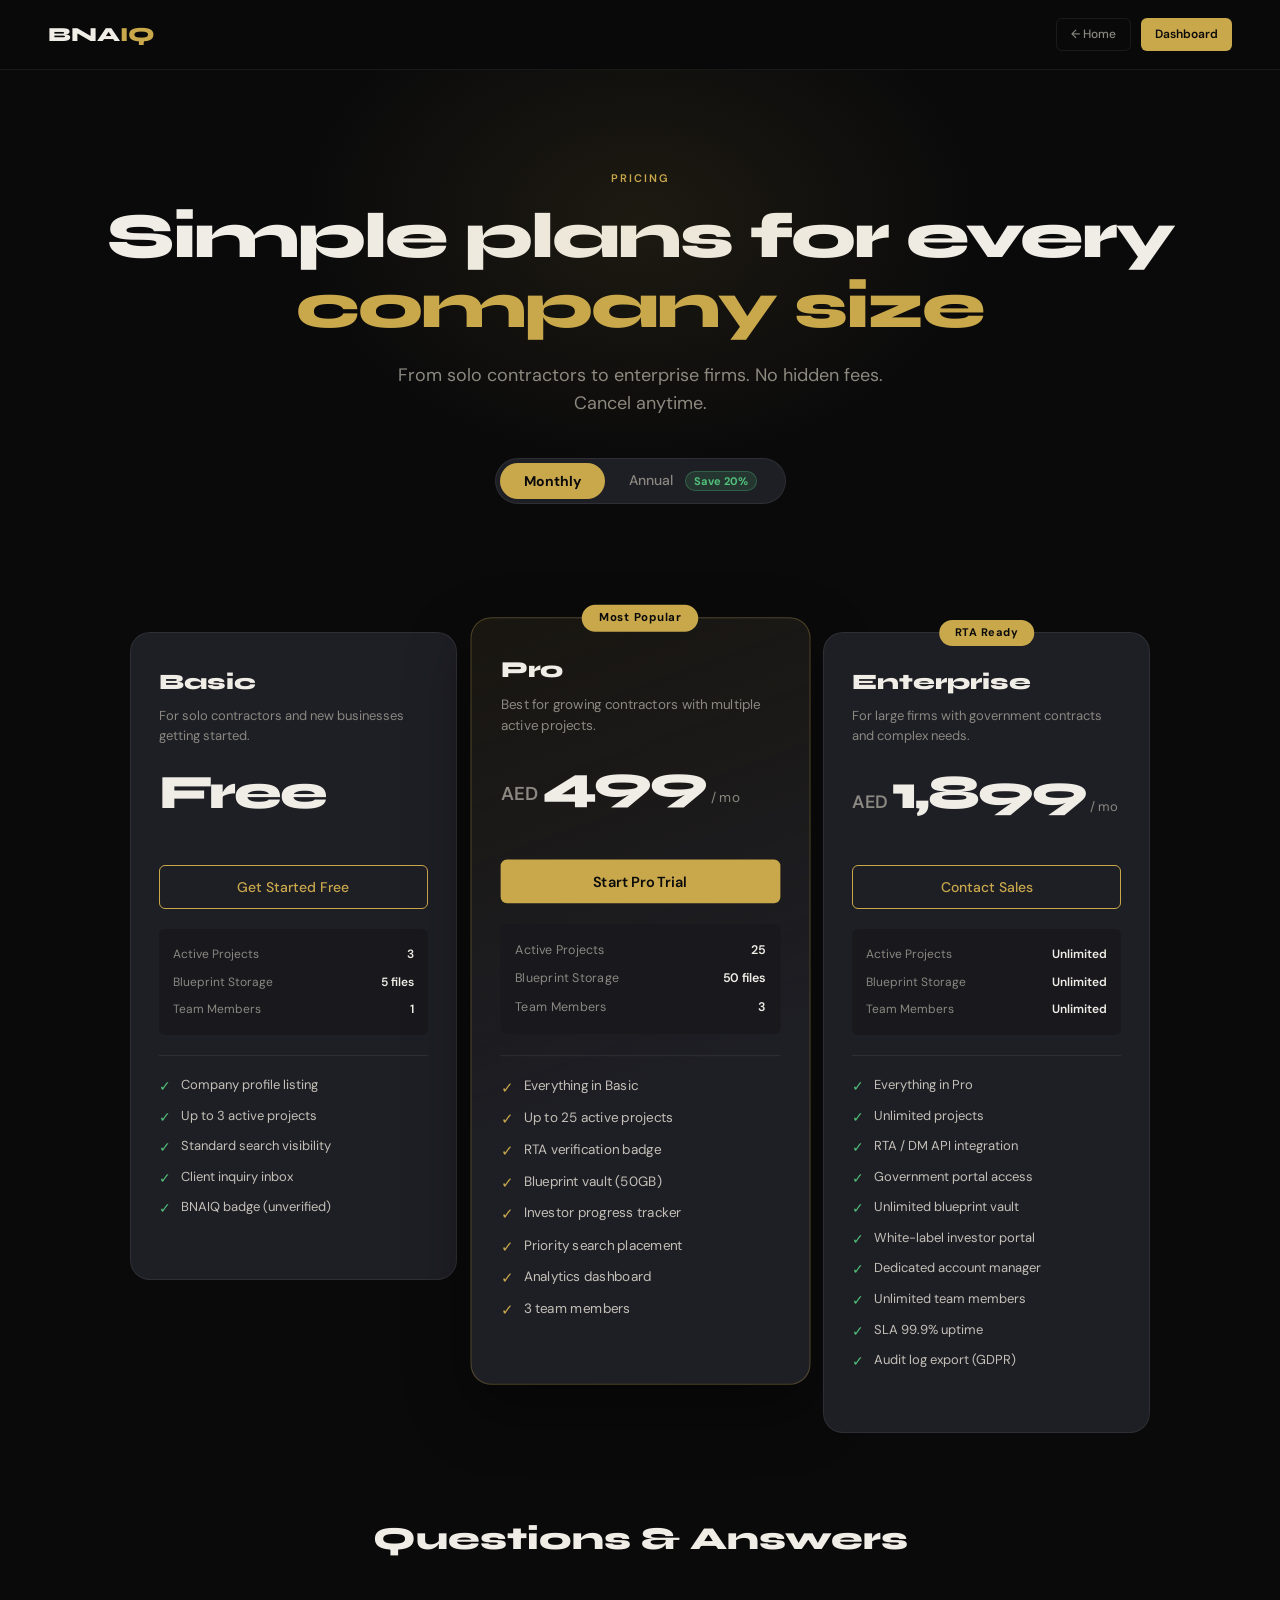
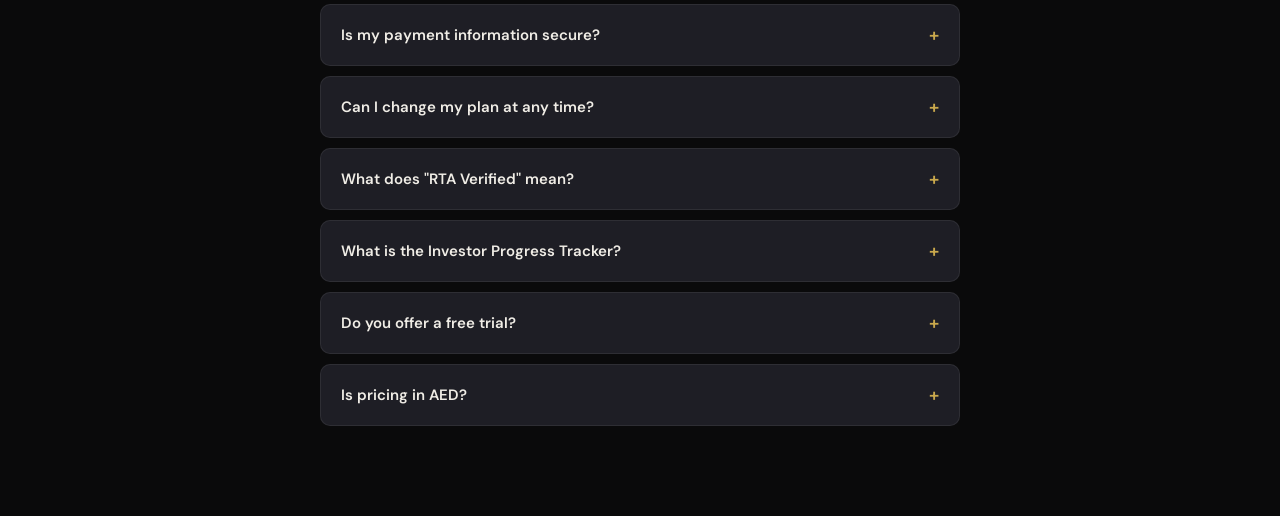
<file: pricing.html>
<!DOCTYPE html>
<html lang="en">
<head>
  <meta charset="UTF-8"/>
  <meta name="viewport" content="width=device-width, initial-scale=1.0"/>
  <title>Pricing — BNAIQ</title>
  <link rel="preconnect" href="https://fonts.googleapis.com">
  <link href="https://fonts.googleapis.com/css2?family=Syne:wght@400;600;700;800&family=DM+Sans:ital,wght@0,300;0,400;0,500;1,300&display=swap" rel="stylesheet">
  <link rel="stylesheet" href="shared.css">
  <style>
    body { overflow-x: hidden; }

    /* HERO */
    .pricing-hero {
      padding: 100px 48px 64px;
      text-align: center;
      position: relative;
      overflow: hidden;
    }
    .pricing-hero::before {
      content: '';
      position: absolute;
      top: -100px; left: 50%;
      transform: translateX(-50%);
      width: 700px; height: 500px;
      background: radial-gradient(ellipse, rgba(201,168,76,0.1) 0%, transparent 70%);
      pointer-events: none;
    }
    .pricing-hero h1 { font-size: clamp(36px,5vw,64px); letter-spacing: -2px; margin-bottom: 18px; }
    .pricing-hero p { font-size: 18px; color: var(--text-muted); max-width: 500px; margin: 0 auto 40px; }

    .billing-toggle {
      display: inline-flex;
      background: var(--surface);
      border: 1px solid var(--border);
      border-radius: 100px;
      padding: 4px;
      gap: 0;
      margin-bottom: 64px;
    }
    .toggle-opt {
      padding: 8px 24px;
      border-radius: 100px;
      font-size: 14px;
      font-weight: 500;
      cursor: pointer;
      border: none;
      background: none;
      color: var(--text-muted);
      font-family: 'DM Sans', sans-serif;
      transition: all 0.2s;
    }
    .toggle-opt.active { background: var(--gold); color: #0A0A0B; font-weight: 700; }
    .save-badge {
      display: inline-block;
      padding: 2px 8px;
      background: rgba(82,192,122,0.15);
      border: 1px solid rgba(82,192,122,0.3);
      color: var(--green);
      font-size: 11px;
      font-weight: 700;
      border-radius: 100px;
      margin-left: 8px;
    }

    /* PLANS GRID */
    .plans-wrap {
      max-width: 1100px;
      margin: 0 auto;
      padding: 0 40px 80px;
    }
    .plans-grid {
      display: grid;
      grid-template-columns: repeat(3, 1fr);
      gap: 20px;
      align-items: start;
    }

    .plan-card {
      background: var(--surface);
      border: 1px solid var(--border);
      border-radius: var(--radius-xl);
      padding: 32px 28px;
      position: relative;
      transition: all 0.3s;
    }
    .plan-card:hover { transform: translateY(-4px); }
    .plan-card.featured {
      border-color: var(--gold-border);
      background: linear-gradient(160deg, rgba(201,168,76,0.08) 0%, var(--surface) 60%);
      transform: scale(1.04);
      box-shadow: 0 24px 60px rgba(0,0,0,0.4);
    }
    .plan-card.featured:hover { transform: scale(1.04) translateY(-4px); }

    .plan-popular {
      position: absolute;
      top: -13px; left: 50%;
      transform: translateX(-50%);
      background: var(--gold);
      color: #0A0A0B;
      font-size: 11px;
      font-weight: 700;
      padding: 4px 16px;
      border-radius: 100px;
      white-space: nowrap;
      letter-spacing: 0.5px;
    }

    .plan-name {
      font-family: 'Syne', sans-serif;
      font-size: 22px;
      font-weight: 800;
      margin-bottom: 6px;
    }
    .plan-desc { font-size: 13px; color: var(--text-muted); margin-bottom: 24px; line-height: 1.5; }

    .plan-price {
      margin-bottom: 6px;
      display: flex;
      align-items: baseline;
      gap: 4px;
    }
    .price-currency { font-size: 18px; font-weight: 600; color: var(--text-muted); margin-top: 4px; }
    .price-amount {
      font-family: 'Syne', sans-serif;
      font-size: 48px;
      font-weight: 800;
      letter-spacing: -2px;
      line-height: 1;
    }
    .price-period { font-size: 13px; color: var(--text-muted); align-self: flex-end; }
    .price-annual { font-size: 12px; color: var(--green); margin-bottom: 24px; height: 18px; }

    .plan-divider { height: 1px; background: var(--border); margin: 20px 0; }

    .plan-features { display: flex; flex-direction: column; gap: 10px; margin-bottom: 28px; }
    .feature-item {
      display: flex;
      align-items: flex-start;
      gap: 10px;
      font-size: 13px;
      line-height: 1.4;
    }
    .feature-icon { font-size: 14px; flex-shrink: 0; margin-top: 1px; }
    .feature-text { color: var(--text-sub); }

    .plan-limits {
      background: var(--bg3);
      border-radius: var(--radius-sm);
      padding: 12px 14px;
      margin-bottom: 20px;
    }
    .limit-row { display: flex; justify-content: space-between; font-size: 12px; padding: 4px 0; }
    .limit-label { color: var(--text-muted); }
    .limit-val { font-weight: 600; }

    /* FAQ */
    .faq-section {
      max-width: 720px;
      margin: 0 auto;
      padding: 0 40px 80px;
    }
    .faq-title { font-family: 'Syne', sans-serif; font-size: 32px; font-weight: 800; text-align: center; margin-bottom: 40px; }
    .faq-item {
      background: var(--surface);
      border: 1px solid var(--border);
      border-radius: 10px;
      margin-bottom: 10px;
      overflow: hidden;
    }
    .faq-q {
      width: 100%;
      display: flex;
      justify-content: space-between;
      align-items: center;
      padding: 18px 20px;
      background: none;
      border: none;
      color: var(--text);
      font-family: 'DM Sans', sans-serif;
      font-size: 15px;
      font-weight: 600;
      cursor: pointer;
      text-align: left;
      gap: 12px;
    }
    .faq-arrow { font-size: 18px; color: var(--gold); transition: transform 0.25s; flex-shrink: 0; }
    .faq-item.open .faq-arrow { transform: rotate(45deg); }
    .faq-a {
      max-height: 0;
      overflow: hidden;
      transition: max-height 0.3s ease, padding 0.2s;
      padding: 0 20px;
      font-size: 14px;
      color: var(--text-muted);
      line-height: 1.7;
    }
    .faq-item.open .faq-a { max-height: 200px; padding: 0 20px 18px; }

    /* PAYMENT MODAL */
    .modal-overlay {
      position: fixed; inset: 0;
      background: rgba(0,0,0,0.85);
      backdrop-filter: blur(10px);
      z-index: 200;
      display: flex; align-items: center; justify-content: center;
      padding: 24px;
      opacity: 0; pointer-events: none;
      transition: opacity 0.25s;
    }
    .modal-overlay.open { opacity: 1; pointer-events: all; }
    .modal-box {
      background: var(--bg2);
      border: 1px solid var(--border);
      border-radius: var(--radius-xl);
      width: 100%; max-width: 520px;
      padding: 40px;
      position: relative;
      transform: translateY(20px);
      transition: transform 0.25s;
      max-height: 90vh;
      overflow-y: auto;
    }
    .modal-overlay.open .modal-box { transform: translateY(0); }
    .modal-close {
      position: absolute; top: 18px; right: 18px;
      background: var(--surface); border: 1px solid var(--border);
      color: var(--text-muted); width: 32px; height: 32px;
      border-radius: 6px; cursor: pointer; font-size: 16px;
      display: flex; align-items: center; justify-content: center;
    }
    .modal-close:hover { color: var(--text); }

    .pay-plan-summary {
      background: var(--bg3);
      border: 1px solid var(--border);
      border-radius: 10px;
      padding: 16px;
      margin-bottom: 24px;
      display: flex;
      justify-content: space-between;
      align-items: center;
    }
    .pay-plan-name { font-family: 'Syne', sans-serif; font-size: 18px; font-weight: 800; }
    .pay-plan-price { font-family: 'Syne', sans-serif; font-size: 22px; font-weight: 800; color: var(--gold); }

    .card-input-row {
      display: grid;
      grid-template-columns: 1fr 80px 80px;
      gap: 10px;
    }

    .card-icons { display: flex; gap: 8px; margin-bottom: 16px; }
    .card-icon {
      background: var(--surface);
      border: 1px solid var(--border);
      border-radius: 5px;
      padding: 4px 10px;
      font-size: 12px;
      color: var(--text-muted);
      font-weight: 600;
    }

    .secure-note {
      display: flex;
      align-items: center;
      gap: 8px;
      font-size: 12px;
      color: var(--text-muted);
      margin-top: 14px;
      text-align: center;
      justify-content: center;
    }

    .success-pay {
      text-align: center;
      padding: 20px 0;
      display: none;
    }
    .success-pay .big-icon { font-size: 64px; margin-bottom: 16px; }
    .success-pay h2 { font-family: 'Syne', sans-serif; font-size: 26px; font-weight: 800; margin-bottom: 10px; }
    .success-pay p { color: var(--text-muted); font-size: 14px; line-height: 1.6; margin-bottom: 24px; }

    @media (max-width: 900px) {
      .plans-grid { grid-template-columns: 1fr; }
      .plan-card.featured { transform: none; }
      .pricing-hero { padding: 80px 20px 40px; }
      .plans-wrap { padding: 0 20px 60px; }
      .faq-section { padding: 0 20px 60px; }
    }
  </style>
</head>
<body>

<nav class="site-nav">
  <a href="index.html" class="logo">BNA<span>IQ</span></a>
  <div style="display:flex;gap:10px;">
    <a href="index.html" class="btn btn-ghost btn-sm">← Home</a>
    <a href="dashboard.html" class="btn btn-gold btn-sm">Dashboard</a>
  </div>
</nav>

<!-- HERO -->
<div class="pricing-hero">
  <div class="section-label">Pricing</div>
  <h1>Simple plans for every<br><span style="color:var(--gold)">company size</span></h1>
  <p>From solo contractors to enterprise firms. No hidden fees. Cancel anytime.</p>

  <div class="billing-toggle">
    <button class="toggle-opt active" id="monthlyBtn" onclick="setBilling('monthly')">Monthly</button>
    <button class="toggle-opt" id="annualBtn" onclick="setBilling('annual')">
      Annual <span class="save-badge">Save 20%</span>
    </button>
  </div>
</div>

<!-- PLANS -->
<div class="plans-wrap">
  <div class="plans-grid" id="plansGrid"></div>
</div>

<!-- FAQ -->
<div class="faq-section">
  <div class="faq-title">Questions & Answers</div>

  <div class="faq-item">
    <button class="faq-q" onclick="toggleFaq(this)">
      <span>Is my payment information secure?</span><span class="faq-arrow">+</span>
    </button>
    <div class="faq-a">Yes. All payments are processed through our PCI-DSS compliant payment gateway. Card details are never stored on our servers — only a tokenized reference. We use TLS 1.3 for all transactions.</div>
  </div>

  <div class="faq-item">
    <button class="faq-q" onclick="toggleFaq(this)">
      <span>Can I change my plan at any time?</span><span class="faq-arrow">+</span>
    </button>
    <div class="faq-a">Yes. You can upgrade or downgrade your plan at any time from your dashboard. When upgrading, you'll be charged the prorated difference immediately. When downgrading, the change takes effect at the end of your billing period.</div>
  </div>

  <div class="faq-item">
    <button class="faq-q" onclick="toggleFaq(this)">
      <span>What does "RTA Verified" mean?</span><span class="faq-arrow">+</span>
    </button>
    <div class="faq-a">RTA Verified means your company's trade license and credentials have been manually checked against Dubai Municipality and RTA records by our compliance team. This badge is displayed prominently on your public profile and signals trust to potential clients. Verification takes up to 48 hours.</div>
  </div>

  <div class="faq-item">
    <button class="faq-q" onclick="toggleFaq(this)">
      <span>What is the Investor Progress Tracker?</span><span class="faq-arrow">+</span>
    </button>
    <div class="faq-a">Pro and Enterprise subscribers can share a live building/project progress page with their investors and clients. This shows floor-by-floor completion, milestone tracking, budget spend, and latest site updates in real time — without giving access to your internal dashboard.</div>
  </div>

  <div class="faq-item">
    <button class="faq-q" onclick="toggleFaq(this)">
      <span>Do you offer a free trial?</span><span class="faq-arrow">+</span>
    </button>
    <div class="faq-a">Pro plan comes with a 14-day free trial — no card required. Enterprise plans can be demoed on request with a dedicated account manager. Basic (free) tier is always free with no time limit.</div>
  </div>

  <div class="faq-item">
    <button class="faq-q" onclick="toggleFaq(this)">
      <span>Is pricing in AED?</span><span class="faq-arrow">+</span>
    </button>
    <div class="faq-a">Yes. All pricing is in UAE Dirhams (AED). For Enterprise international billing, we also support USD and GBP. VAT (5%) is added at checkout as per UAE VAT regulations.</div>
  </div>
</div>

<!-- PAYMENT MODAL -->
<div class="modal-overlay" id="payModal">
  <div class="modal-box">
    <button class="modal-close" onclick="closePayModal()">✕</button>

    <div id="payForm">
      <h2 style="font-family:'Syne',sans-serif;font-size:22px;font-weight:800;margin-bottom:6px;">Complete Your Subscription</h2>
      <p style="font-size:13px;color:var(--text-muted);margin-bottom:20px;">You're upgrading to the plan below. Cancel any time.</p>

      <div class="pay-plan-summary">
        <div>
          <div class="pay-plan-name" id="modalPlanName">Pro</div>
          <div style="font-size:13px;color:var(--text-muted);" id="modalBillingDesc">Billed monthly</div>
        </div>
        <div class="pay-plan-price" id="modalPlanPrice">AED 499</div>
      </div>

      <div class="alert alert-error" id="payError"></div>

      <div class="form-group">
        <label>Cardholder Name</label>
        <input type="text" id="payName" placeholder="Omar Aliyev" />
      </div>

      <div class="form-group">
        <label>Card Number</label>
        <div class="card-icons">
          <span class="card-icon">VISA</span>
          <span class="card-icon">MC</span>
          <span class="card-icon">AMEX</span>
        </div>
        <input type="text" id="payCard" placeholder="0000 0000 0000 0000" maxlength="19" oninput="formatCard(this)" />
      </div>

      <div class="card-input-row">
        <div class="form-group">
          <label>Expiry</label>
          <input type="text" id="payExpiry" placeholder="MM / YY" maxlength="7" oninput="formatExpiry(this)" />
        </div>
        <div class="form-group">
          <label>CVV</label>
          <input type="text" id="payCvv" placeholder="•••" maxlength="4" oninput="this.value=this.value.replace(/\D/g,'')" />
        </div>
      </div>

      <div class="form-group">
        <label>Billing Email</label>
        <input type="email" id="payEmail" placeholder="finance@company.com" />
      </div>

      <div class="form-group">
        <label>Company Name (for invoice)</label>
        <input type="text" id="payCompany" placeholder="Al Fardan Construction LLC" />
      </div>

      <button class="btn btn-gold" style="width:100%;justify-content:center;padding:14px;font-size:15px;margin-top:6px;" onclick="submitPayment()">
        🔒 Pay Now
      </button>

      <div class="secure-note">
        🔐 256-bit SSL encrypted · PCI-DSS compliant · No card stored
      </div>

      <p style="font-size:11px;color:var(--text-muted);text-align:center;margin-top:12px;">By subscribing you agree to BNAIQ's Terms of Service. VAT (5%) will be added at checkout.</p>
    </div>

    <div class="success-pay" id="paySuccess">
      <div class="big-icon">🎉</div>
      <h2>You're subscribed!</h2>
      <p>Your <strong id="successPlan"></strong> plan is now active. Your RTA verification request has been submitted automatically. You'll receive a confirmation email shortly.</p>
      <a href="dashboard.html" class="btn btn-gold btn-lg">Go to Dashboard →</a>
    </div>
  </div>
</div>

<script src="data.js"></script>
<script>
let billing = 'monthly';
let selectedPlan = null;

const PLAN_DESCS = {
  free: 'For solo contractors and new businesses getting started.',
  pro: 'Best for growing contractors with multiple active projects.',
  enterprise: 'For large firms with government contracts and complex needs.',
};

function setBilling(mode) {
  billing = mode;
  document.getElementById('monthlyBtn').classList.toggle('active', mode === 'monthly');
  document.getElementById('annualBtn').classList.toggle('active', mode === 'annual');
  renderPlans();
}

function getPrice(plan) {
  if (plan.price === 0) return 0;
  return billing === 'annual' ? Math.round(plan.price * 0.8) : plan.price;
}

function renderPlans() {
  const grid = document.getElementById('plansGrid');
  grid.innerHTML = BNAIQ.PLANS.map(plan => {
    const price = getPrice(plan);
    const isFeatured = plan.id === 'pro';
    const annualNote = billing === 'annual' && plan.price > 0
      ? `Save AED ${(plan.price - price) * 12}/yr`
      : '&nbsp;';

    return `
      <div class="plan-card ${isFeatured ? 'featured' : ''}">
        ${plan.badge ? `<div class="plan-popular">${plan.badge}</div>` : ''}

        <div class="plan-name">${plan.name}</div>
        <div class="plan-desc">${PLAN_DESCS[plan.id]}</div>

        <div class="plan-price">
          ${price > 0 ? `<span class="price-currency">AED</span>` : ''}
          <span class="price-amount">${price === 0 ? 'Free' : price.toLocaleString()}</span>
          ${price > 0 ? `<span class="price-period">/ mo</span>` : ''}
        </div>
        <div class="price-annual" style="color:var(--green);font-size:12px;">${annualNote}</div>

        <button class="btn ${isFeatured ? 'btn-gold' : 'btn-outline-gold'}" style="width:100%;justify-content:center;padding:12px;font-size:14px;margin-bottom:20px;"
          onclick="${plan.id === 'free' ? "window.location='index.html'" : plan.id === 'enterprise' ? "alert('Contact sales@bnaiq.ae for Enterprise pricing')" : `openPayModal('${plan.id}')`}">
          ${plan.cta}
        </button>

        <div class="plan-limits">
          <div class="limit-row"><span class="limit-label">Active Projects</span><span class="limit-val">${plan.limits.projects === Infinity ? 'Unlimited' : plan.limits.projects}</span></div>
          <div class="limit-row"><span class="limit-label">Blueprint Storage</span><span class="limit-val">${plan.limits.blueprints === Infinity ? 'Unlimited' : plan.limits.blueprints + ' files'}</span></div>
          <div class="limit-row"><span class="limit-label">Team Members</span><span class="limit-val">${plan.limits.teamMembers === Infinity ? 'Unlimited' : plan.limits.teamMembers}</span></div>
        </div>

        <div class="plan-divider"></div>

        <div class="plan-features">
          ${plan.features.map(f => `
            <div class="feature-item">
              <span class="feature-icon" style="color:${isFeatured ? 'var(--gold)' : 'var(--green)'}">✓</span>
              <span class="feature-text">${f}</span>
            </div>
          `).join('')}
        </div>
      </div>
    `;
  }).join('');
}

function openPayModal(planId) {
  selectedPlan = BNAIQ.PLANS.find(p => p.id === planId);
  if (!selectedPlan) return;
  const price = getPrice(selectedPlan);
  document.getElementById('modalPlanName').textContent = selectedPlan.name + ' Plan';
  document.getElementById('modalPlanPrice').textContent = `AED ${price.toLocaleString()}`;
  document.getElementById('modalBillingDesc').textContent = billing === 'annual' ? 'Billed annually (20% off)' : 'Billed monthly';
  document.getElementById('payForm').style.display = 'block';
  document.getElementById('paySuccess').style.display = 'none';
  document.getElementById('payModal').classList.add('open');
  // Pre-fill email from session
  const sess = sessionStorage.getItem('bnaiq_session');
  if (sess) document.getElementById('payEmail').value = JSON.parse(sess).email || '';
}

function closePayModal() { document.getElementById('payModal').classList.remove('open'); }
document.getElementById('payModal').addEventListener('click', e => { if (e.target === document.getElementById('payModal')) closePayModal(); });

function formatCard(el) {
  let v = el.value.replace(/\D/g,'').slice(0,16);
  el.value = v.replace(/(.{4})/g,'$1 ').trim();
}
function formatExpiry(el) {
  let v = el.value.replace(/\D/g,'').slice(0,4);
  if (v.length >= 3) v = v.slice(0,2) + ' / ' + v.slice(2);
  el.value = v;
}

function showPayError(msg) {
  const el = document.getElementById('payError');
  el.textContent = msg;
  el.classList.add('show');
  setTimeout(() => el.classList.remove('show'), 4000);
}

function submitPayment() {
  const name = document.getElementById('payName').value.trim();
  const card = document.getElementById('payCard').value.replace(/\s/g,'');
  const expiry = document.getElementById('payExpiry').value;
  const cvv = document.getElementById('payCvv').value;
  const email = document.getElementById('payEmail').value.trim();

  if (!name) return showPayError('Please enter the cardholder name.');
  if (card.length < 16) return showPayError('Please enter a valid 16-digit card number.');
  if (expiry.length < 4) return showPayError('Please enter a valid expiry date.');
  if (cvv.length < 3) return showPayError('Please enter your CVV.');
  if (!email || !/^[^\s@]+@[^\s@]+\.[^\s@]+$/.test(email)) return showPayError('Please enter a valid email address.');

  // Demo: simulate payment processing
  const btn = document.querySelector('#payForm .btn-gold');
  btn.textContent = '⏳ Processing...';
  btn.disabled = true;

  setTimeout(() => {
    // Save plan to session
    const sess = sessionStorage.getItem('bnaiq_session');
    if (sess) {
      const s = JSON.parse(sess);
      s.plan = selectedPlan.id;
      sessionStorage.setItem('bnaiq_session', JSON.stringify(s));
    }
    document.getElementById('payForm').style.display = 'none';
    document.getElementById('paySuccess').style.display = 'block';
    document.getElementById('successPlan').textContent = selectedPlan.name;
    btn.textContent = '🔒 Pay Now';
    btn.disabled = false;
  }, 2200);
}

function toggleFaq(btn) {
  const item = btn.closest('.faq-item');
  const isOpen = item.classList.contains('open');
  document.querySelectorAll('.faq-item').forEach(f => f.classList.remove('open'));
  if (!isOpen) item.classList.add('open');
}

document.addEventListener('DOMContentLoaded', renderPlans);
</script>
</body>
</html>
</file>
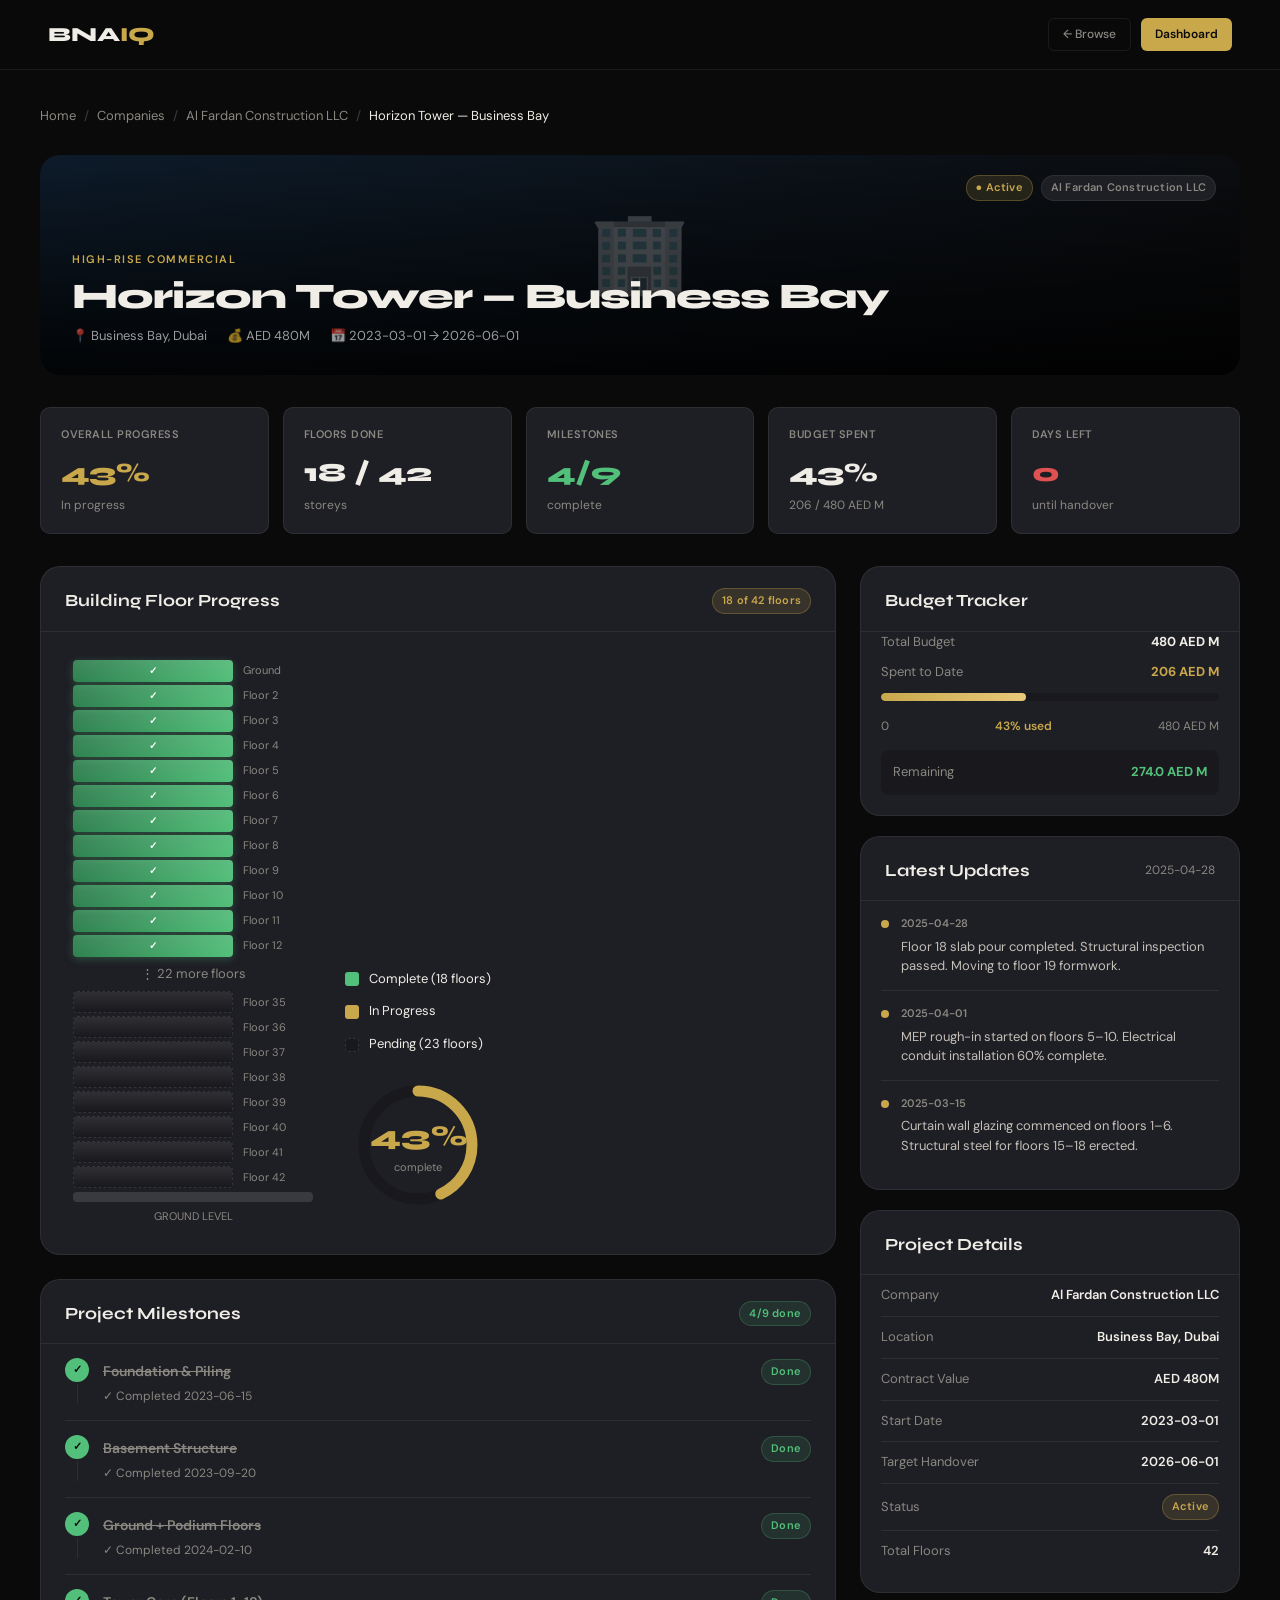
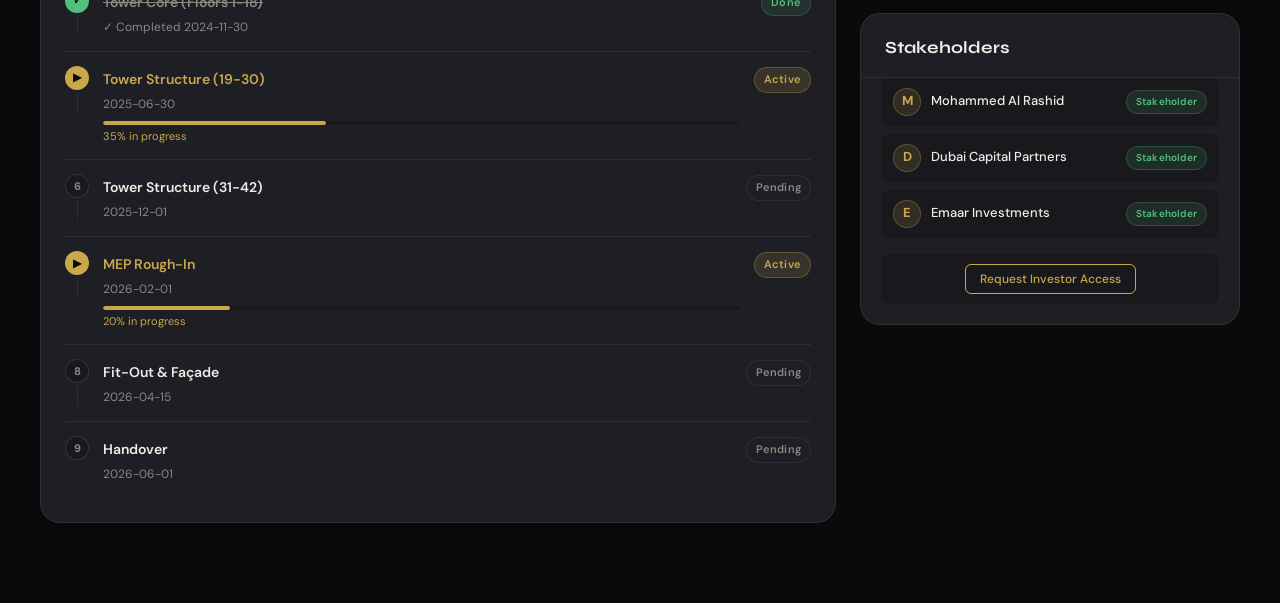
<file: project.html>
<!DOCTYPE html>
<html lang="en">
<head>
  <meta charset="UTF-8"/>
  <meta name="viewport" content="width=device-width, initial-scale=1.0"/>
  <title>Project Tracker — BNAIQ</title>
  <link rel="preconnect" href="https://fonts.googleapis.com">
  <link href="https://fonts.googleapis.com/css2?family=Syne:wght@400;600;700;800&family=DM+Sans:ital,wght@0,300;0,400;0,500;1,300&display=swap" rel="stylesheet">
  <link rel="stylesheet" href="shared.css">
  <style>
    body { background: var(--bg); }

    .page-wrap { max-width: 1280px; margin: 0 auto; padding: 36px 40px 80px; }

    /* ── BREADCRUMB ── */
    .breadcrumb { display: flex; align-items: center; gap: 8px; font-size: 13px; color: var(--text-muted); margin-bottom: 28px; flex-wrap: wrap; }
    .breadcrumb a { color: var(--text-muted); text-decoration: none; transition: color 0.15s; }
    .breadcrumb a:hover { color: var(--gold); }
    .breadcrumb .sep { opacity: 0.4; }

    /* ── PROJECT HERO ── */
    .project-hero {
      border-radius: var(--radius-xl);
      overflow: hidden;
      margin-bottom: 32px;
      position: relative;
    }
    .project-hero-bg {
      height: 220px;
      display: flex;
      align-items: flex-end;
      padding: 28px 32px;
      position: relative;
    }
    .hero-overlay { position: absolute; inset: 0; background: linear-gradient(180deg, transparent 0%, rgba(0,0,0,0.85) 100%); }
    .hero-emoji { position: absolute; top: 50%; left: 50%; transform: translate(-50%,-60%); font-size: 80px; opacity: 0.25; pointer-events: none; }
    .hero-content { position: relative; z-index: 2; flex: 1; }
    .hero-type { font-size: 11px; font-weight: 600; text-transform: uppercase; letter-spacing: 1.5px; color: var(--gold); margin-bottom: 8px; }
    .hero-title { font-family: 'Syne', sans-serif; font-size: clamp(22px,3vw,36px); font-weight: 800; letter-spacing: -1px; line-height: 1.1; margin-bottom: 10px; }
    .hero-meta { display: flex; gap: 20px; font-size: 13px; color: rgba(255,255,255,0.6); flex-wrap: wrap; }
    .hero-badges { position: absolute; top: 20px; right: 24px; display: flex; gap: 8px; z-index: 2; flex-wrap: wrap; }

    /* ── STATS ROW ── */
    .kpi-row { display: grid; grid-template-columns: repeat(5, 1fr); gap: 14px; margin-bottom: 32px; }
    .kpi-card {
      background: var(--surface);
      border: 1px solid var(--border);
      border-radius: var(--radius);
      padding: 18px 20px;
      transition: border-color 0.2s;
    }
    .kpi-card:hover { border-color: var(--border2); }
    .kpi-label { font-size: 11px; color: var(--text-muted); font-weight: 600; text-transform: uppercase; letter-spacing: 0.5px; margin-bottom: 8px; }
    .kpi-value { font-family: 'Syne', sans-serif; font-size: 26px; font-weight: 800; }
    .kpi-sub { font-size: 12px; color: var(--text-muted); margin-top: 3px; }

    /* ── MAIN GRID ── */
    .main-grid { display: grid; grid-template-columns: 1fr 380px; gap: 24px; }

    /* ── BUILDING VISUALIZER ── */
    .building-panel {
      background: var(--surface);
      border: 1px solid var(--border);
      border-radius: var(--radius-xl);
      overflow: hidden;
    }
    .building-panel-header {
      padding: 20px 24px 16px;
      border-bottom: 1px solid var(--border);
      display: flex;
      justify-content: space-between;
      align-items: center;
    }
    .panel-title { font-family: 'Syne', sans-serif; font-size: 17px; font-weight: 700; }
    .building-viz-wrap {
      padding: 28px 32px;
      display: flex;
      gap: 32px;
      align-items: flex-end;
    }

    /* THE BUILDING */
    .building-3d {
      flex-shrink: 0;
      display: flex;
      flex-direction: column-reverse;
      gap: 3px;
      position: relative;
    }
    .floor-unit {
      display: flex;
      align-items: center;
      gap: 10px;
      cursor: default;
    }
    .floor-block {
      height: 22px;
      border-radius: 4px;
      display: flex;
      align-items: center;
      justify-content: center;
      font-size: 10px;
      font-weight: 700;
      font-family: 'Syne', sans-serif;
      transition: all 0.3s;
      position: relative;
      overflow: hidden;
    }
    .floor-block::after {
      content: '';
      position: absolute;
      inset: 0;
      background: linear-gradient(180deg, rgba(255,255,255,0.1) 0%, transparent 100%);
      pointer-events: none;
    }
    .floor-block.done {
      background: linear-gradient(135deg, #2a7a4a, #52C07A);
      color: #fff;
      box-shadow: 0 2px 8px rgba(82,192,122,0.3);
    }
    .floor-block.in-progress {
      background: linear-gradient(135deg, #a07a10, #C9A84C);
      color: #0A0A0B;
      animation: floorPulse 2s infinite;
    }
    .floor-block.pending {
      background: var(--bg3);
      border: 1px dashed rgba(255,255,255,0.12);
      color: var(--text-muted);
    }
    @keyframes floorPulse {
      0%, 100% { box-shadow: 0 2px 8px rgba(201,168,76,0.2); }
      50%       { box-shadow: 0 2px 16px rgba(201,168,76,0.5); }
    }
    .floor-label { font-size: 11px; color: var(--text-muted); white-space: nowrap; min-width: 60px; }
    .floor-label.active { color: var(--gold); font-weight: 600; }
    .building-ground {
      height: 10px;
      background: var(--border2);
      border-radius: 4px;
      width: 100%;
    }

    /* LEGEND */
    .building-legend {
      flex: 1;
      display: flex;
      flex-direction: column;
      gap: 12px;
      padding: 8px 0;
    }
    .legend-item { display: flex; align-items: center; gap: 10px; font-size: 13px; }
    .legend-dot { width: 14px; height: 14px; border-radius: 3px; flex-shrink: 0; }
    .legend-done { background: var(--green); }
    .legend-prog { background: var(--gold); }
    .legend-pend { background: var(--bg3); border: 1px dashed rgba(255,255,255,0.12); }

    /* Progress ring */
    .progress-ring-wrap { margin-top: 20px; text-align: center; }
    svg.ring { transform: rotate(-90deg); }
    .ring-bg { fill: none; stroke: var(--bg3); }
    .ring-fg { fill: none; stroke: var(--gold); stroke-linecap: round; transition: stroke-dashoffset 1s ease; }
    .ring-center { position: absolute; top: 50%; left: 50%; transform: translate(-50%,-50%); text-align: center; pointer-events: none; }
    .ring-pct { font-family: 'Syne', sans-serif; font-size: 28px; font-weight: 800; color: var(--gold); }
    .ring-sub { font-size: 11px; color: var(--text-muted); }
    .ring-container { position: relative; display: inline-block; }

    /* ── MILESTONES ── */
    .milestones-panel { margin-top: 0; }
    .milestone-list { padding: 0 24px 24px; }
    .milestone-item {
      display: flex;
      align-items: flex-start;
      gap: 14px;
      padding: 14px 0;
      border-bottom: 1px solid var(--border);
      position: relative;
    }
    .milestone-item:last-child { border-bottom: none; }
    .ms-dot-wrap { display: flex; flex-direction: column; align-items: center; gap: 0; }
    .ms-dot {
      width: 24px; height: 24px;
      border-radius: 50%;
      display: flex; align-items: center; justify-content: center;
      font-size: 11px;
      flex-shrink: 0;
      font-weight: 700;
      z-index: 1;
    }
    .ms-dot.done { background: var(--green); color: #0A0A0B; }
    .ms-dot.in-progress { background: var(--gold); color: #0A0A0B; animation: floorPulse 2s infinite; }
    .ms-dot.pending { background: var(--bg3); border: 1px solid var(--border2); color: var(--text-muted); }
    .ms-line { width: 1px; flex: 1; min-height: 20px; background: var(--border); margin: 2px 0; }
    .ms-body { flex: 1; padding-top: 2px; }
    .ms-name { font-size: 14px; font-weight: 600; margin-bottom: 4px; }
    .ms-name.done { text-decoration: line-through; color: var(--text-muted); }
    .ms-name.in-progress { color: var(--gold); }
    .ms-date { font-size: 12px; color: var(--text-muted); }
    .ms-prog-bar { margin-top: 7px; }

    /* ── SIDEBAR PANELS ── */
    .sidebar-col { display: flex; flex-direction: column; gap: 20px; }

    .updates-list { padding: 0 20px 20px; display: flex; flex-direction: column; gap: 0; }
    .update-item { padding: 14px 0; border-bottom: 1px solid var(--border); display: flex; gap: 12px; }
    .update-item:last-child { border-bottom: none; }
    .update-dot { width: 8px; height: 8px; background: var(--gold); border-radius: 50%; flex-shrink: 0; margin-top: 5px; }
    .update-date { font-size: 11px; color: var(--text-muted); margin-bottom: 4px; font-weight: 600; }
    .update-text { font-size: 13px; color: var(--text-sub); line-height: 1.5; }

    .budget-bar-wrap { padding: 0 20px 20px; }
    .budget-row { display: flex; justify-content: space-between; font-size: 13px; margin-bottom: 10px; }
    .budget-bar { height: 8px; border-radius: 100px; background: var(--bg3); overflow: hidden; margin-bottom: 16px; }
    .budget-fill { height: 100%; border-radius: 100px; background: linear-gradient(90deg, var(--gold), var(--gold-light)); }
    .budget-labels { display: flex; justify-content: space-between; font-size: 12px; color: var(--text-muted); }

    .info-list { padding: 0 20px 20px; }
    .info-row { display: flex; justify-content: space-between; align-items: center; padding: 10px 0; border-bottom: 1px solid var(--border); font-size: 13px; }
    .info-row:last-child { border-bottom: none; }
    .info-row .lbl { color: var(--text-muted); }
    .info-row .val { font-weight: 600; }

    .investors-list { padding: 0 20px 20px; display: flex; flex-direction: column; gap: 8px; }
    .investor-pill { display: flex; align-items: center; gap: 10px; padding: 10px 12px; background: var(--bg3); border-radius: 8px; font-size: 13px; }
    .investor-av { width: 28px; height: 28px; border-radius: 50%; background: var(--gold-dim); border: 1px solid var(--gold-border); display: flex; align-items: center; justify-content: center; font-size: 13px; color: var(--gold); font-weight: 700; flex-shrink: 0; }

    /* ── INFRA PROGRESS (no floors) ── */
    .infra-viz { padding: 24px; }
    .infra-phases { display: flex; flex-direction: column; gap: 12px; }
    .infra-phase { background: var(--bg3); border-radius: 10px; padding: 14px 16px; }
    .infra-phase-header { display: flex; justify-content: space-between; align-items: center; margin-bottom: 8px; font-size: 13px; font-weight: 600; }
    .infra-phase-pct { font-size: 12px; color: var(--text-muted); }

    @media (max-width: 1100px) {
      .main-grid { grid-template-columns: 1fr; }
      .kpi-row { grid-template-columns: repeat(3, 1fr); }
    }
    @media (max-width: 700px) {
      .page-wrap { padding: 20px 16px 60px; }
      .kpi-row { grid-template-columns: 1fr 1fr; }
      .building-viz-wrap { flex-direction: column; align-items: center; }
    }
  </style>
</head>
<body>

<nav class="site-nav">
  <a href="index.html" class="logo">BNA<span>IQ</span></a>
  <div style="display:flex;gap:10px;">
    <a href="search.html" class="btn btn-ghost btn-sm">← Browse</a>
    <a href="dashboard.html" class="btn btn-gold btn-sm">Dashboard</a>
  </div>
</nav>

<div class="page-wrap">
  <div class="breadcrumb" id="breadcrumb"></div>

  <!-- HERO -->
  <div class="project-hero" id="projectHero">
    <div class="project-hero-bg" id="heroBg">
      <div class="hero-overlay"></div>
      <div class="hero-emoji" id="heroEmoji"></div>
      <div class="hero-content">
        <div class="hero-type" id="heroType"></div>
        <div class="hero-title" id="heroTitle"></div>
        <div class="hero-meta" id="heroMeta"></div>
      </div>
      <div class="hero-badges" id="heroBadges"></div>
    </div>
  </div>

  <!-- KPI ROW -->
  <div class="kpi-row" id="kpiRow"></div>

  <!-- MAIN GRID -->
  <div class="main-grid">
    <!-- LEFT: Building + Milestones -->
    <div style="display:flex;flex-direction:column;gap:24px;">

      <!-- BUILDING VISUALIZER -->
      <div class="building-panel">
        <div class="building-panel-header">
          <div class="panel-title" id="vizTitle">Building Progress</div>
          <div style="display:flex;gap:8px;align-items:center;">
            <span class="badge badge-gold" id="vizFloorBadge"></span>
          </div>
        </div>
        <div id="buildingVizContent"></div>
      </div>

      <!-- MILESTONES -->
      <div class="building-panel milestones-panel">
        <div class="building-panel-header">
          <div class="panel-title">Project Milestones</div>
          <span id="msProgress" class="badge badge-green"></span>
        </div>
        <div class="milestone-list" id="milestoneList"></div>
      </div>
    </div>

    <!-- RIGHT SIDEBAR -->
    <div class="sidebar-col">

      <!-- BUDGET -->
      <div class="building-panel">
        <div class="building-panel-header"><div class="panel-title">Budget Tracker</div></div>
        <div class="budget-bar-wrap" id="budgetWrap"></div>
      </div>

      <!-- LATEST UPDATES -->
      <div class="building-panel">
        <div class="building-panel-header">
          <div class="panel-title">Latest Updates</div>
          <span style="font-size:12px;color:var(--text-muted);" id="lastUpdated"></span>
        </div>
        <div class="updates-list" id="updatesList"></div>
      </div>

      <!-- PROJECT INFO -->
      <div class="building-panel">
        <div class="building-panel-header"><div class="panel-title">Project Details</div></div>
        <div class="info-list" id="infoList"></div>
      </div>

      <!-- INVESTORS -->
      <div class="building-panel">
        <div class="building-panel-header"><div class="panel-title">Stakeholders</div></div>
        <div class="investors-list" id="investorsList"></div>
      </div>

    </div>
  </div>
</div>

<script src="data.js"></script>
<script>
// ── Load project ──
const params = new URLSearchParams(window.location.search);
const pid = params.get('id') || sessionStorage.getItem('viewingProject') || 'p1';
const project = BNAIQ.getProject(pid);
const company = project ? BNAIQ.getCompany(project.companyId) : null;

if (!project) {
  document.body.innerHTML = '<div style="padding:80px;text-align:center;font-family:sans-serif;color:#fff;"><h2>Project not found.</h2><a href="search.html" style="color:#C9A84C;">← Back to search</a></div>';
  throw new Error('no project');
}

// ── PAGE TITLE ──
document.title = project.name + ' — BNAIQ Tracker';

// ── BREADCRUMB ──
document.getElementById('breadcrumb').innerHTML = `
  <a href="index.html">Home</a><span class="sep">/</span>
  <a href="search.html">Companies</a><span class="sep">/</span>
  <a href="company-profile.html?id=${company?.id || ''}">${company?.name || 'Company'}</a><span class="sep">/</span>
  <span style="color:var(--text)">${project.name}</span>
`;

// ── HERO ──
document.getElementById('heroBg').style.background = `linear-gradient(135deg, ${project.coverColor} 0%, #0A0A0B 100%)`;
document.getElementById('heroEmoji').textContent = project.emoji;
document.getElementById('heroType').textContent = project.type;
document.getElementById('heroTitle').textContent = project.name;
document.getElementById('heroMeta').innerHTML = `
  <span>📍 ${project.location}</span>
  <span>💰 ${project.value}</span>
  <span>📅 ${project.startDate} → ${project.endDate}</span>
`;
const statusBadge = project.status === 'complete'
  ? '<span class="badge badge-green">✓ Complete</span>'
  : '<span class="badge badge-gold">● Active</span>';
document.getElementById('heroBadges').innerHTML = statusBadge + (company ? `<span class="badge badge-muted">${company.name}</span>` : '');

// ── KPI ROW ──
const daysLeft = project.status === 'complete' ? '—' : Math.max(0, Math.round((new Date(project.endDate) - new Date()) / 86400000));
const doneMs = project.milestones.filter(m => m.done).length;
const floorText = project.totalFloors > 0 ? `${project.completedFloors} / ${project.totalFloors}` : 'N/A';
document.getElementById('kpiRow').innerHTML = `
  <div class="kpi-card">
    <div class="kpi-label">Overall Progress</div>
    <div class="kpi-value" style="color:var(--gold)">${project.progressPct}%</div>
    <div class="kpi-sub">${project.status === 'complete' ? 'Completed' : 'In progress'}</div>
  </div>
  <div class="kpi-card">
    <div class="kpi-label">Floors Done</div>
    <div class="kpi-value">${floorText}</div>
    <div class="kpi-sub">${project.totalFloors > 0 ? 'storeys' : 'Linear project'}</div>
  </div>
  <div class="kpi-card">
    <div class="kpi-label">Milestones</div>
    <div class="kpi-value" style="color:var(--green)">${doneMs}/${project.milestones.length}</div>
    <div class="kpi-sub">complete</div>
  </div>
  <div class="kpi-card">
    <div class="kpi-label">Budget Spent</div>
    <div class="kpi-value">${Math.round(project.budget.spent / project.budget.total * 100)}%</div>
    <div class="kpi-sub">${project.budget.spent} / ${project.budget.total} ${project.budget.currency}</div>
  </div>
  <div class="kpi-card">
    <div class="kpi-label">${project.status === 'complete' ? 'Completed' : 'Days Left'}</div>
    <div class="kpi-value" style="color:${daysLeft < 90 && daysLeft !== '—' ? 'var(--red)' : 'var(--text)'}">${daysLeft}</div>
    <div class="kpi-sub">${project.status === 'complete' ? '🎉 Handed over' : 'until handover'}</div>
  </div>
`;

// ── BUILDING VISUALIZER ──
function renderBuildingViz() {
  const content = document.getElementById('buildingVizContent');
  const floorBadge = document.getElementById('vizFloorBadge');

  if (project.totalFloors === 0) {
    // Infrastructure / non-floor project
    document.getElementById('vizTitle').textContent = 'Phase Progress';
    floorBadge.textContent = project.progressPct + '% complete';

    // Group milestones into visual phases
    const phases = project.milestones;
    content.innerHTML = `
      <div class="infra-viz">
        <div style="display:flex;gap:24px;align-items:center;margin-bottom:28px;flex-wrap:wrap;">
          <div class="ring-container" style="width:120px;height:120px;">
            <svg class="ring" width="120" height="120" viewBox="0 0 120 120">
              <circle class="ring-bg" cx="60" cy="60" r="50" stroke-width="10"/>
              <circle class="ring-fg" cx="60" cy="60" r="50" stroke-width="10"
                stroke-dasharray="${2*Math.PI*50}"
                stroke-dashoffset="${2*Math.PI*50 * (1 - project.progressPct/100)}"/>
            </svg>
            <div class="ring-center">
              <div class="ring-pct">${project.progressPct}%</div>
              <div class="ring-sub">done</div>
            </div>
          </div>
          <div style="flex:1;min-width:180px;">
            <div style="font-size:28px;font-family:'Syne',sans-serif;font-weight:800;margin-bottom:4px;">${project.location}</div>
            <div style="font-size:14px;color:var(--text-muted);line-height:1.6;">${project.description}</div>
          </div>
        </div>
        <div class="infra-phases">
          ${phases.map(p => {
            const pct = p.done ? 100 : (p.pct || 0);
            const cls = p.done ? 'var(--green)' : pct > 0 ? 'var(--gold)' : 'var(--bg3)';
            return `
              <div class="infra-phase">
                <div class="infra-phase-header">
                  <span>${p.done ? '✓ ' : pct > 0 ? '● ' : '○ '}${p.name}</span>
                  <span class="infra-phase-pct">${pct}%</span>
                </div>
                <div class="progress-wrap">
                  <div class="progress-fill" style="width:${pct}%;background:${cls};"></div>
                </div>
              </div>
            `;
          }).join('')}
        </div>
      </div>
    `;
    return;
  }

  // FLOOR-BASED building viz
  document.getElementById('vizTitle').textContent = 'Building Floor Progress';
  floorBadge.textContent = `${project.completedFloors} of ${project.totalFloors} floors`;

  const floors = [];
  for (let f = 1; f <= project.totalFloors; f++) {
    let state = 'pending';
    if (f <= project.completedFloors) state = 'done';
    else if (f === project.completedFloors + 1) state = 'in-progress';
    floors.push({ num: f, state });
  }

  // Max ~30 floors visible; condense if more
  const MAX_SHOWN = 30;
  let shown = floors;
  let condensed = false;
  if (floors.length > MAX_SHOWN) {
    condensed = true;
    // Show bottom 12, middle "..." block, top 8
    shown = [...floors.slice(0, 12), { num: '...', state: 'divider' }, ...floors.slice(-8)];
  }

  const FLOOR_W = 160;

  const floorHTML = shown.map(f => {
    if (f.state === 'divider') return `<div style="text-align:center;font-size:13px;color:var(--text-muted);padding:4px 0;">⋮ ${project.totalFloors - 20} more floors</div>`;
    const label = f.num === 1 ? 'Ground' : `Floor ${f.num}`;
    const isActive = f.state === 'in-progress';
    return `
      <div class="floor-unit" title="${label} — ${f.state}">
        <div class="floor-block ${f.state}" style="width:${FLOOR_W}px;">
          ${f.state === 'done' ? '✓' : f.state === 'in-progress' ? '▶ Active' : ''}
        </div>
        <span class="floor-label ${isActive ? 'active' : ''}">${label}${isActive ? ' ←' : ''}</span>
      </div>
    `;
  }).reverse().join('');

  // Ring
  const r = 54, circ = 2 * Math.PI * r;
  const dash = circ * (1 - project.progressPct / 100);

  content.innerHTML = `
    <div class="building-viz-wrap">
      <!-- Building -->
      <div style="display:flex;flex-direction:column;gap:0;">
        <div class="building-3d">${floorHTML}</div>
        <div class="building-ground" style="width:${FLOOR_W + 80}px; margin-top:4px;"></div>
        <div style="font-size:11px;color:var(--text-muted);text-align:center;margin-top:6px;">GROUND LEVEL</div>
      </div>

      <!-- Legend + Ring -->
      <div style="display:flex;flex-direction:column;gap:20px;padding-bottom:12px;">
        <div class="building-legend">
          <div class="legend-item"><div class="legend-dot legend-done"></div><span>Complete (${project.completedFloors} floors)</span></div>
          <div class="legend-item"><div class="legend-dot legend-prog"></div><span>In Progress</span></div>
          <div class="legend-item"><div class="legend-dot legend-pend"></div><span>Pending (${project.totalFloors - project.completedFloors - 1} floors)</span></div>
        </div>

        <div style="text-align:center;">
          <div class="ring-container" style="width:124px;height:124px;">
            <svg class="ring" width="124" height="124" viewBox="0 0 124 124">
              <circle class="ring-bg" cx="62" cy="62" r="${r}" stroke-width="11"/>
              <circle class="ring-fg" cx="62" cy="62" r="${r}" stroke-width="11"
                stroke-dasharray="${circ.toFixed(1)}"
                stroke-dashoffset="${dash.toFixed(1)}"/>
            </svg>
            <div class="ring-center">
              <div class="ring-pct">${project.progressPct}%</div>
              <div class="ring-sub">complete</div>
            </div>
          </div>
        </div>
      </div>
    </div>
  `;
}

// ── MILESTONES ──
function renderMilestones() {
  const doneCount = project.milestones.filter(m => m.done).length;
  document.getElementById('msProgress').textContent = `${doneCount}/${project.milestones.length} done`;

  document.getElementById('milestoneList').innerHTML = project.milestones.map((m, i) => {
    const pct = m.done ? 100 : (m.pct || 0);
    const state = m.done ? 'done' : pct > 0 ? 'in-progress' : 'pending';
    const icon = m.done ? '✓' : pct > 0 ? '▶' : (i + 1).toString();
    const isLast = i === project.milestones.length - 1;
    return `
      <div class="milestone-item">
        <div class="ms-dot-wrap">
          <div class="ms-dot ${state}">${icon}</div>
          ${!isLast ? '<div class="ms-line"></div>' : ''}
        </div>
        <div class="ms-body">
          <div class="ms-name ${state}">${m.name}</div>
          <div class="ms-date">${m.done ? '✓ Completed ' : ''}${m.date}</div>
          ${!m.done && pct > 0 ? `
            <div class="ms-prog-bar">
              <div class="progress-wrap">
                <div class="progress-fill" style="width:${pct}%;"></div>
              </div>
              <div style="font-size:11px;color:var(--gold);margin-top:3px;">${pct}% in progress</div>
            </div>
          ` : ''}
        </div>
        <div>
          ${m.done ? '<span class="badge badge-green">Done</span>' : pct > 0 ? '<span class="badge badge-gold">Active</span>' : '<span class="badge badge-muted">Pending</span>'}
        </div>
      </div>
    `;
  }).join('');
}

// ── BUDGET ──
function renderBudget() {
  const pct = Math.round(project.budget.spent / project.budget.total * 100);
  document.getElementById('budgetWrap').innerHTML = `
    <div class="budget-row">
      <span style="color:var(--text-muted);">Total Budget</span>
      <span style="font-weight:700;">${project.budget.total} ${project.budget.currency}</span>
    </div>
    <div class="budget-row">
      <span style="color:var(--text-muted);">Spent to Date</span>
      <span style="font-weight:700;color:var(--gold);">${project.budget.spent} ${project.budget.currency}</span>
    </div>
    <div class="budget-bar">
      <div class="budget-fill" style="width:${pct}%"></div>
    </div>
    <div class="budget-labels">
      <span>0</span>
      <span style="color:var(--gold);font-weight:600;">${pct}% used</span>
      <span>${project.budget.total} ${project.budget.currency}</span>
    </div>
    <div style="margin-top:14px;padding:12px;background:var(--bg3);border-radius:8px;font-size:13px;">
      <div style="display:flex;justify-content:space-between;">
        <span style="color:var(--text-muted);">Remaining</span>
        <span style="font-weight:700;color:var(--green);">${(project.budget.total - project.budget.spent).toFixed(1)} ${project.budget.currency}</span>
      </div>
    </div>
  `;
}

// ── UPDATES ──
function renderUpdates() {
  if (!project.updates.length) return;
  document.getElementById('lastUpdated').textContent = project.updates[0].date;
  document.getElementById('updatesList').innerHTML = project.updates.map(u => `
    <div class="update-item">
      <div class="update-dot"></div>
      <div>
        <div class="update-date">${u.date}</div>
        <div class="update-text">${u.text}</div>
      </div>
    </div>
  `).join('');
}

// ── PROJECT INFO ──
function renderInfo() {
  document.getElementById('infoList').innerHTML = `
    <div class="info-row"><span class="lbl">Company</span><span class="val">${company?.name || '—'}</span></div>
    <div class="info-row"><span class="lbl">Location</span><span class="val">${project.location}</span></div>
    <div class="info-row"><span class="lbl">Contract Value</span><span class="val">${project.value}</span></div>
    <div class="info-row"><span class="lbl">Start Date</span><span class="val">${project.startDate}</span></div>
    <div class="info-row"><span class="lbl">Target Handover</span><span class="val">${project.endDate}</span></div>
    <div class="info-row"><span class="lbl">Status</span>
      <span class="val">${project.status === 'complete' ? '<span class="badge badge-green">Complete</span>' : '<span class="badge badge-gold">Active</span>'}</span>
    </div>
    ${project.totalFloors > 0 ? `<div class="info-row"><span class="lbl">Total Floors</span><span class="val">${project.totalFloors}</span></div>` : ''}
  `;
}

// ── INVESTORS ──
function renderInvestors() {
  document.getElementById('investorsList').innerHTML = project.investors.map(inv => `
    <div class="investor-pill">
      <div class="investor-av">${inv[0].toUpperCase()}</div>
      <span style="font-size:13px;font-weight:500;">${inv}</span>
      <span class="badge badge-green" style="margin-left:auto;font-size:10px;">Stakeholder</span>
    </div>
  `).join('') + `
    <div style="margin-top:8px;padding:10px;background:var(--bg3);border-radius:8px;text-align:center;">
      <button class="btn btn-outline-gold btn-sm" onclick="alert('Investor access request sent!')">Request Investor Access</button>
    </div>
  `;
}

// ── RENDER ALL ──
renderBuildingViz();
renderMilestones();
renderBudget();
renderUpdates();
renderInfo();
renderInvestors();
</script>
</body>
</html>
</file>
<file: shared.css>
/* ── BNAIQ Shared Stylesheet ── */

:root {
  --gold: #C9A84C;
  --gold-light: #E8C97A;
  --gold-dim: rgba(201,168,76,0.15);
  --gold-border: rgba(201,168,76,0.3);
  --bg: #0A0A0B;
  --bg2: #111114;
  --bg3: #18181D;
  --surface: #1E1E25;
  --surface2: #26262F;
  --border: rgba(255,255,255,0.07);
  --border2: rgba(255,255,255,0.12);
  --text: #F0EDE6;
  --text-sub: #C4C0B8;
  --text-muted: #8A8880;
  --red: #E05252;
  --red-dim: rgba(224,82,82,0.12);
  --green: #52C07A;
  --green-dim: rgba(82,192,122,0.12);
  --blue: #52A0E0;
  --blue-dim: rgba(82,160,224,0.12);

  --radius-sm: 6px;
  --radius: 10px;
  --radius-lg: 16px;
  --radius-xl: 20px;

  --shadow-sm: 0 2px 8px rgba(0,0,0,0.3);
  --shadow: 0 8px 24px rgba(0,0,0,0.4);
  --shadow-lg: 0 20px 48px rgba(0,0,0,0.5);
  --shadow-gold: 0 8px 24px rgba(201,168,76,0.2);
}

/* ── Reset ── */
*, *::before, *::after { box-sizing: border-box; margin: 0; padding: 0; }
html { scroll-behavior: smooth; }
body {
  background: var(--bg);
  color: var(--text);
  font-family: 'DM Sans', sans-serif;
  font-size: 15px;
  line-height: 1.6;
  -webkit-font-smoothing: antialiased;
}

/* ── Typography ── */
h1, h2, h3, h4, h5 {
  font-family: 'Syne', sans-serif;
  font-weight: 800;
  line-height: 1.1;
  letter-spacing: -0.5px;
}

/* ── Buttons ── */
.btn {
  display: inline-flex;
  align-items: center;
  justify-content: center;
  gap: 8px;
  padding: 10px 22px;
  border-radius: var(--radius-sm);
  font-family: 'DM Sans', sans-serif;
  font-size: 14px;
  font-weight: 500;
  text-decoration: none;
  cursor: pointer;
  transition: all 0.2s;
  border: none;
  white-space: nowrap;
}
.btn-sm { padding: 6px 14px; font-size: 12px; }
.btn-lg { padding: 14px 32px; font-size: 15px; border-radius: 8px; }
.btn-xl { padding: 16px 40px; font-size: 16px; border-radius: 10px; }

.btn-gold { background: var(--gold); color: #0A0A0B; font-weight: 600; }
.btn-gold:hover { background: var(--gold-light); transform: translateY(-1px); box-shadow: var(--shadow-gold); }

.btn-ghost { background: transparent; border: 1px solid var(--border); color: var(--text-muted); }
.btn-ghost:hover { border-color: var(--border2); color: var(--text); }

.btn-outline-gold { background: transparent; border: 1px solid var(--gold); color: var(--gold); }
.btn-outline-gold:hover { background: var(--gold-dim); }

.btn-danger { background: var(--red-dim); border: 1px solid rgba(224,82,82,0.3); color: var(--red); }
.btn-danger:hover { background: rgba(224,82,82,0.2); }

/* ── Badges ── */
.badge {
  display: inline-flex;
  align-items: center;
  padding: 3px 9px;
  border-radius: 100px;
  font-size: 11px;
  font-weight: 600;
  letter-spacing: 0.2px;
}
.badge-green  { background: var(--green-dim);  color: var(--green);  border: 1px solid rgba(82,192,122,0.25); }
.badge-gold   { background: var(--gold-dim);   color: var(--gold);   border: 1px solid var(--gold-border); }
.badge-blue   { background: var(--blue-dim);   color: var(--blue);   border: 1px solid rgba(82,160,224,0.25); }
.badge-red    { background: var(--red-dim);    color: var(--red);    border: 1px solid rgba(224,82,82,0.25); }
.badge-muted  { background: var(--surface);    color: var(--text-muted); border: 1px solid var(--border); }

/* ── Cards ── */
.card {
  background: var(--surface);
  border: 1px solid var(--border);
  border-radius: var(--radius-lg);
  padding: 24px;
  transition: border-color 0.25s;
}
.card:hover { border-color: var(--border2); }
.card-gold { border-color: var(--gold-border); background: linear-gradient(135deg, rgba(201,168,76,0.08), rgba(201,168,76,0.03)); }

/* ── Forms ── */
.form-group { margin-bottom: 16px; }
.form-group label {
  display: block;
  font-size: 11px;
  font-weight: 600;
  color: var(--text-muted);
  text-transform: uppercase;
  letter-spacing: 0.6px;
  margin-bottom: 7px;
}
.form-group input,
.form-group select,
.form-group textarea {
  width: 100%;
  background: var(--bg3);
  border: 1px solid var(--border);
  border-radius: var(--radius-sm);
  color: var(--text);
  font-family: 'DM Sans', sans-serif;
  font-size: 14px;
  padding: 11px 14px;
  outline: none;
  transition: border-color 0.2s, box-shadow 0.2s;
  -webkit-appearance: none;
}
.form-group input:focus,
.form-group select:focus,
.form-group textarea:focus {
  border-color: rgba(201,168,76,0.5);
  box-shadow: 0 0 0 3px rgba(201,168,76,0.06);
}
.form-group input::placeholder,
.form-group textarea::placeholder { color: var(--text-muted); }
.form-group select option { background: var(--bg2); }
.form-group textarea { min-height: 100px; resize: vertical; line-height: 1.6; }
.form-row { display: grid; grid-template-columns: 1fr 1fr; gap: 12px; }

/* ── Alerts ── */
.alert {
  padding: 10px 14px;
  border-radius: var(--radius-sm);
  font-size: 13px;
  line-height: 1.5;
  margin-bottom: 16px;
  display: none;
}
.alert.show { display: block; }
.alert-error   { background: var(--red-dim);   border: 1px solid rgba(224,82,82,0.3);   color: var(--red); }
.alert-success { background: var(--green-dim); border: 1px solid rgba(82,192,122,0.3);  color: var(--green); }
.alert-info    { background: var(--blue-dim);  border: 1px solid rgba(82,160,224,0.3);  color: var(--blue); }
.alert-warn    { background: var(--gold-dim);  border: 1px solid var(--gold-border);    color: var(--gold); }

/* ── Tables ── */
.table-wrap {
  background: var(--surface);
  border: 1px solid var(--border);
  border-radius: var(--radius-lg);
  overflow: hidden;
}
table { width: 100%; border-collapse: collapse; }
thead th {
  padding: 12px 16px;
  text-align: left;
  font-size: 11px;
  font-weight: 600;
  text-transform: uppercase;
  letter-spacing: 0.8px;
  color: var(--text-muted);
  background: var(--bg3);
  border-bottom: 1px solid var(--border);
}
tbody td {
  padding: 14px 16px;
  font-size: 14px;
  border-bottom: 1px solid var(--border);
  vertical-align: middle;
}
tbody tr:last-child td { border-bottom: none; }
tbody tr:hover { background: rgba(255,255,255,0.015); }

/* ── Progress Bar ── */
.progress-wrap { height: 4px; border-radius: 100px; background: var(--bg3); overflow: hidden; }
.progress-fill { height: 100%; border-radius: 100px; background: var(--gold); transition: width 0.5s ease; }
.progress-fill.green { background: var(--green); }
.progress-fill.blue  { background: var(--blue); }

/* ── Upload Zone ── */
.upload-zone {
  border: 2px dashed var(--border);
  border-radius: var(--radius);
  padding: 32px;
  text-align: center;
  cursor: pointer;
  transition: all 0.2s;
}
.upload-zone:hover {
  border-color: var(--gold-border);
  background: var(--gold-dim);
}
.upload-zone .uz-icon { font-size: 32px; margin-bottom: 10px; }
.upload-zone .uz-title { font-size: 14px; font-weight: 600; color: var(--gold); margin-bottom: 4px; }
.upload-zone .uz-sub { font-size: 12px; color: var(--text-muted); }

/* ── Section Labels ── */
.section-label {
  font-size: 11px;
  font-weight: 600;
  text-transform: uppercase;
  letter-spacing: 2px;
  color: var(--gold);
  margin-bottom: 14px;
}

/* ── Dividers ── */
.divider { height: 1px; background: var(--border); margin: 24px 0; }

/* ── Empty State ── */
.empty-state {
  text-align: center;
  padding: 60px 24px;
  color: var(--text-muted);
}
.empty-state .empty-icon { font-size: 48px; margin-bottom: 16px; opacity: 0.5; }
.empty-state h3 { font-size: 18px; color: var(--text-sub); margin-bottom: 8px; }
.empty-state p { font-size: 14px; }

/* ── Shared Nav ── */
.site-nav {
  position: sticky;
  top: 0;
  z-index: 100;
  display: flex;
  align-items: center;
  justify-content: space-between;
  padding: 18px 48px;
  background: rgba(10,10,11,0.88);
  backdrop-filter: blur(18px);
  -webkit-backdrop-filter: blur(18px);
  border-bottom: 1px solid var(--border);
}
.site-nav .logo {
  font-family: 'Syne', sans-serif;
  font-size: 20px;
  font-weight: 800;
  text-decoration: none;
  color: var(--text);
}
.site-nav .logo span { color: var(--gold); }

/* ── Noise Texture ── */
.noise-bg::before {
  content: '';
  position: fixed;
  inset: 0;
  background-image: url("data:image/svg+xml,%3Csvg viewBox='0 0 256 256' xmlns='http://www.w3.org/2000/svg'%3E%3Cfilter id='n'%3E%3CfeTurbulence type='fractalNoise' baseFrequency='0.9' numOctaves='4' stitchTiles='stitch'/%3E%3C/filter%3E%3Crect width='100%25' height='100%25' filter='url(%23n)' opacity='0.04'/%3E%3C/svg%3E");
  pointer-events: none;
  z-index: 0;
  opacity: 0.35;
}

/* ── Scrollbar ── */
::-webkit-scrollbar { width: 6px; height: 6px; }
::-webkit-scrollbar-track { background: var(--bg2); }
::-webkit-scrollbar-thumb { background: var(--surface2); border-radius: 100px; }
::-webkit-scrollbar-thumb:hover { background: var(--text-muted); }

/* ── Selection ── */
::selection { background: var(--gold-dim); color: var(--gold-light); }

/* ── Tooltip ── */
[data-tip] { position: relative; cursor: help; }
[data-tip]::after {
  content: attr(data-tip);
  position: absolute;
  bottom: calc(100% + 6px);
  left: 50%;
  transform: translateX(-50%);
  background: var(--surface2);
  border: 1px solid var(--border2);
  color: var(--text);
  font-size: 12px;
  padding: 5px 10px;
  border-radius: 6px;
  white-space: nowrap;
  pointer-events: none;
  opacity: 0;
  transition: opacity 0.15s;
}
[data-tip]:hover::after { opacity: 1; }

/* ── Animations ── */
@keyframes fadeUp {
  from { opacity: 0; transform: translateY(16px); }
  to   { opacity: 1; transform: translateY(0); }
}
@keyframes fadeIn {
  from { opacity: 0; }
  to   { opacity: 1; }
}
@keyframes pulse {
  0%, 100% { opacity: 1; transform: scale(1); }
  50%       { opacity: 0.5; transform: scale(0.8); }
}
@keyframes spin {
  to { transform: rotate(360deg); }
}

.animate-fade-up   { animation: fadeUp 0.4s ease both; }
.animate-fade-in   { animation: fadeIn 0.3s ease both; }

/* ── Responsive ── */
@media (max-width: 768px) {
  .site-nav { padding: 14px 18px; }
  .form-row { grid-template-columns: 1fr; }
}
</file>
